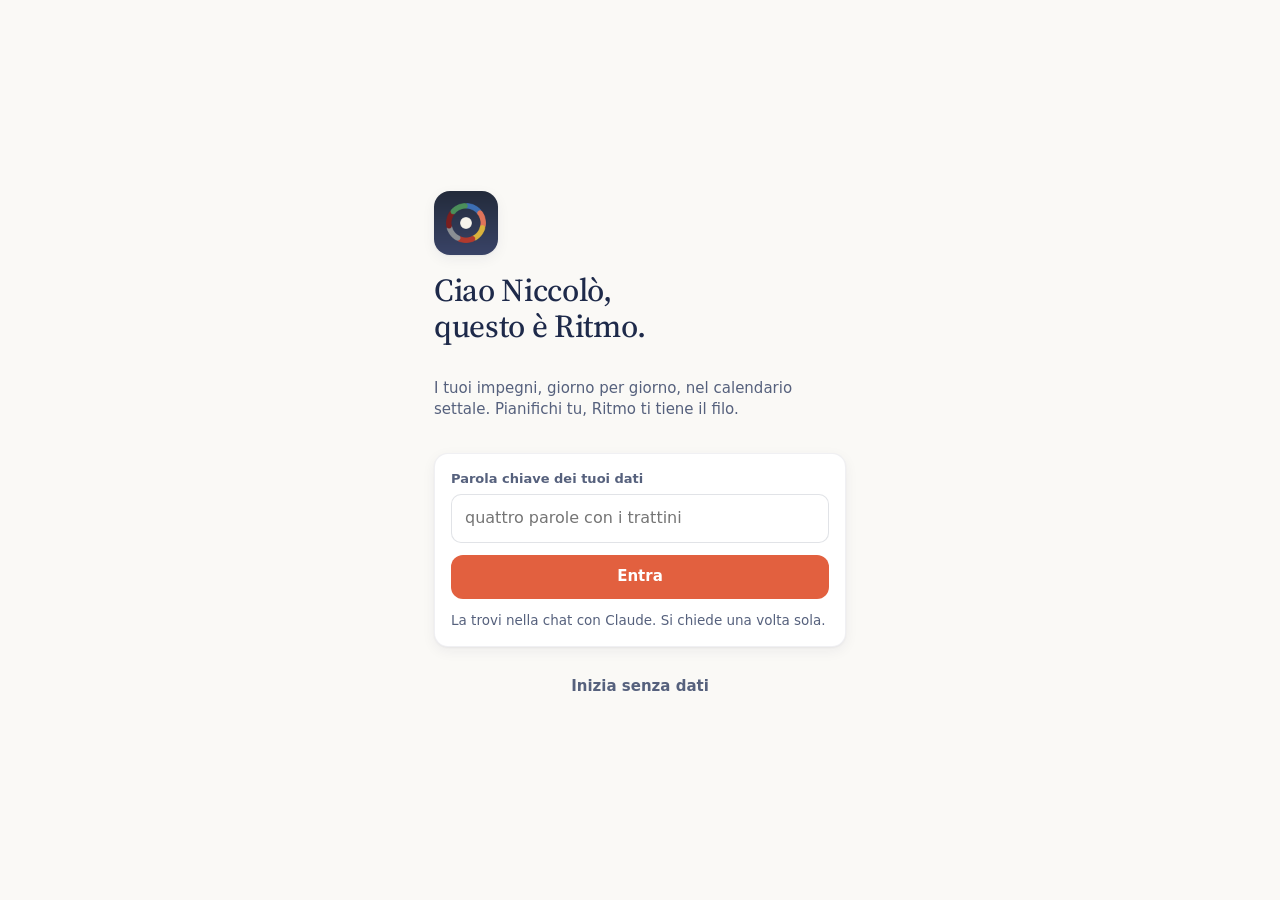
<file: index.html>
<!DOCTYPE html>
<html lang="it">
<head>
<meta charset="utf-8">
<meta name="viewport" content="width=device-width,initial-scale=1,viewport-fit=cover">
<title>Ritmo</title>
<meta name="theme-color" content="#FAF9F6" media="(prefers-color-scheme: light)">
<meta name="theme-color" content="#1F2845" media="(prefers-color-scheme: dark)">
<meta name="apple-mobile-web-app-capable" content="yes">
<meta name="mobile-web-app-capable" content="yes">
<meta name="apple-mobile-web-app-status-bar-style" content="black-translucent">
<meta name="apple-mobile-web-app-title" content="Ritmo">
<link rel="manifest" href="manifest.webmanifest">
<link rel="apple-touch-icon" href="apple-touch-icon.png">
<link rel="icon" href="icon-192.png">
<link rel="preconnect" href="https://fonts.googleapis.com">
<link rel="preconnect" href="https://fonts.gstatic.com" crossorigin>
<link href="https://fonts.googleapis.com/css2?family=Source+Serif+4:opsz,wght@8..60,400;8..60,500;8..60,600&display=swap" rel="stylesheet">
<link rel="stylesheet" href="ornrarv.css?v=3.4">
<style>
:root {
  /* Ritmo 2.1 · palette «Alba»: carta chiara, inchiostro blu notte al posto del nero, accento corallo vivo; di sera un blu notte al posto del grigio antracite */
  color-scheme: light dark;
  --bg: #FAF9F6; --bg2: #F1F1EC; --card: #FFFFFF; --sunk: #EEF0F2;
  --line: rgba(30, 42, 74, .13); --line2: rgba(30, 42, 74, .065);
  --ink: #1E2A4A; --ink2: #56617D; --ink3: #8B93A8;
  --sel: #2E4277; --sel-ink: #FFFFFF;
  --acc: #E2603F; --acc2: #CC4F30; --acc-soft: rgba(226, 96, 63, .11); --acc-ink: #FFFFFF;
  --ok: #3F9163; --bad: #C8304E;
  --shadow: 0 1px 2px rgba(30, 42, 74, .05), 0 4px 14px rgba(30, 42, 74, .06);
  --shadow2: 0 10px 30px rgba(30, 42, 74, .16), 0 2px 6px rgba(30, 42, 74, .08);
  --k-uni: #4A6FA5; --k-nerina: #3E8A63; --k-network: #7A62AD; --k-social: #C05A7D; --k-palestra: #B5832B; --k-karate: #2E8A8C; --k-altro: #6E85B8; --k-scadenza: #E2603F; --k-festa: #D08A2E; --k-ricorrenza: #A0559A;
  --serif: 'Source Serif 4', 'Iowan Old Style', 'Palatino', Georgia, serif;
  --sans: -apple-system, BlinkMacSystemFont, 'SF Pro Text', system-ui, 'Segoe UI', Roboto, sans-serif;
  --r: 14px; --r2: 10px;
  --safe-t: env(safe-area-inset-top, 0px); --safe-b: env(safe-area-inset-bottom, 0px);
  --ease: cubic-bezier(.2, .8, .2, 1);
}
@media (prefers-color-scheme: dark) {
  :root {
    --bg: #1F2845; --bg2: #242E4E; --card: #2A3558; --sunk: #232C4B;
    --line: rgba(214, 224, 255, .14); --line2: rgba(214, 224, 255, .07);
    --ink: #F3F5FC; --ink2: #C3CBE3; --ink3: #8E98B8;
    --sel: #DCE4FF; --sel-ink: #1F2845;
    --acc: #FF8C6B; --acc2: #FFA287; --acc-soft: rgba(255, 140, 107, .17); --acc-ink: #1F2238;
    --ok: #7DD3A0; --bad: #FF7F93;
    --shadow: 0 1px 2px rgba(6, 10, 30, .25), 0 4px 14px rgba(6, 10, 30, .22);
    --shadow2: 0 12px 34px rgba(6, 10, 30, .5), 0 2px 6px rgba(6, 10, 30, .3);
    --k-uni: #8DB0EC; --k-nerina: #74CC9C; --k-network: #B29DF0; --k-social: #F293B6; --k-palestra: #EBBE66; --k-karate: #62CFCF; --k-altro: #A3B6E6; --k-scadenza: #FF8C6B; --k-festa: #F2B45E; --k-ricorrenza: #E3A0D8;
  }
}
*, *::before, *::after { box-sizing: border-box; }
html { -webkit-text-size-adjust: 100%; background: var(--bg); }
body { margin: 0; background: var(--bg); color: var(--ink); font: 15px/1.4 var(--sans); -webkit-font-smoothing: antialiased; -webkit-tap-highlight-color: transparent; overscroll-behavior-y: none; }
button { font: inherit; color: inherit; background: none; border: 0; padding: 0; cursor: pointer; -webkit-user-select: none; user-select: none; touch-action: manipulation; }
input, textarea, select { font: inherit; color: inherit; }
[hidden] { display: none !important; }
h1, h2, h3 { margin: 0; font-weight: 500; }
.serif { font-family: var(--serif); }
.muted { color: var(--ink2); } .faint { color: var(--ink3); }
.ic { width: 1em; height: 1em; fill: none; stroke: currentColor; stroke-width: 1.9; stroke-linecap: round; stroke-linejoin: round; flex: none; display: block; }
.ih { display: inline-flex; align-items: center; gap: 6px; }
[data-cat] { --k: var(--k-altro); }
[data-cat="uni"] { --k: var(--k-uni); } [data-cat="nerina"] { --k: var(--k-nerina); } [data-cat="network"] { --k: var(--k-network); } [data-cat="social"] { --k: var(--k-social); }
[data-cat="palestra"] { --k: var(--k-palestra); } [data-cat="karate"] { --k: var(--k-karate); } [data-cat="scadenza"] { --k: var(--k-scadenza); } [data-cat="festa"] { --k: var(--k-festa); } [data-cat="ricorrenza"] { --k: var(--k-ricorrenza); }

/* ---------- ingresso ---------- */
.welcome { min-height: 100vh; display: flex; flex-direction: column; justify-content: center; gap: 18px; padding: calc(40px + var(--safe-t)) 24px 40px; max-width: 460px; margin: 0 auto; }
.welcome .logo { width: 64px; height: 64px; border-radius: 16px; box-shadow: var(--shadow); }
.welcome h1 { font-family: var(--serif); font-size: 32px; line-height: 1.12; letter-spacing: -.01em; }
.field { display: flex; flex-direction: column; gap: 6px; }
.field label, .lab { font-size: 13px; font-weight: 600; color: var(--ink2); }
.in { width: 100%; border: 1px solid var(--line); background: var(--card); border-radius: var(--r2); padding: 12px 13px; font-size: 16px; outline: none; transition: border-color .15s; }
.in:focus { border-color: var(--acc); }
.in.sm { padding: 9px 11px; font-size: 15px; width: auto; }

/* ---------- bottoni ---------- */
.btn { display: inline-flex; align-items: center; justify-content: center; gap: 8px; min-height: 44px; padding: 0 16px; border-radius: 12px; font-weight: 600; font-size: 15px; background: var(--sunk); color: var(--ink); transition: transform .12s var(--ease), background .15s, opacity .15s; }
.btn:active { transform: scale(.97); }
.btn.pri { background: var(--acc); color: var(--acc-ink); }
.btn.pri:active { background: var(--acc2); }
.btn.line { background: transparent; border: 1px solid var(--line); }
.btn.ghost { background: transparent; color: var(--ink2); }
.btn.wide { width: 100%; }
.btn.sm { min-height: 34px; padding: 0 12px; font-size: 14px; border-radius: 10px; }
.btn .ic { font-size: 18px; }
.btn[disabled] { opacity: .4; pointer-events: none; }
.chips { display: flex; flex-wrap: wrap; gap: 8px; }
.chip { min-height: 36px; padding: 0 13px; border-radius: 999px; border: 1px solid var(--line); background: var(--card); font-size: 14px; font-weight: 500; display: inline-flex; align-items: center; gap: 6px; transition: background .15s, border-color .15s, color .15s; }
.chip[aria-pressed="true"] { background: var(--sel); color: var(--sel-ink); border-color: var(--sel); }
.chip.free { border-style: dashed; }
.seg { display: flex; background: var(--sunk); border-radius: 11px; padding: 3px; gap: 2px; }
.seg button { flex: 1; min-height: 34px; border-radius: 9px; font-size: 14px; font-weight: 600; color: var(--ink2); }
.seg button[aria-pressed="true"] { background: var(--card); color: var(--ink); box-shadow: 0 1px 3px rgba(0,0,0,.1); }

/* ---------- struttura ---------- */
#app { min-height: 100vh; padding-bottom: calc(96px + var(--safe-b)); overflow-x: hidden; overflow-x: clip; }
#view { display: flex; flex-direction: column; will-change: transform; }
.wrap { padding: 0 16px; display: flex; flex-direction: column; gap: 14px; }
.card { background: var(--card); border: 1px solid var(--line2); border-radius: var(--r); box-shadow: var(--shadow); }
.sect-h { display: flex; align-items: baseline; justify-content: space-between; gap: 10px; padding: 4px 2px 0; }
.sect-h h2 { font-family: var(--serif); font-size: 21px; letter-spacing: -.005em; }
.sect-h small { color: var(--ink3); font-size: 13px; }

/* ---------- testata con il paesaggio del mese ---------- */
/* il disegno sfuma nel colore della pagina: niente stacco netto tra la testata e il pannello sotto (2.3) */
.hero { position: relative; height: max(calc(280px + var(--safe-t)), 44vh); overflow: hidden; background: var(--bg); color: var(--h-ink, #fff); margin-bottom: -6px; }
.hero.short { height: max(calc(280px + var(--safe-t)), 44vh); }
/* 2.8: in Giorno e Settimana il disegno prende i 2/3 dello schermo (sopra la barra in basso); il terzo che resta racconta la giornata o la settimana */
:root { --nav-h: calc(62px + var(--safe-b)); }
.hero.tall { height: max(calc(320px + var(--safe-t)), calc((100vh - var(--nav-h)) * 2 / 3)); }
.hero.tall .ht { bottom: 30px; }
.glance { min-height: calc((100vh - var(--nav-h)) / 3 + 6px); box-sizing: border-box; padding: 10px 16px 10px; display: flex; flex-direction: column; justify-content: center; gap: 12px; position: relative; z-index: 1; }
.glance .card.focus { margin: 0; }
.glance .gl-low { margin-right: 66px; }
.glance .ft b { display: -webkit-box; -webkit-line-clamp: 2; -webkit-box-orient: vertical; overflow: hidden; }
.gl-rib { position: relative; height: 26px; border-radius: 9px; background: var(--sunk); overflow: hidden; }
.gl-rib i { position: absolute; top: 4px; bottom: 4px; border-radius: 5px; background: var(--k); }
.gl-rib i.done { opacity: .45; }
.gl-rib i.past { position: absolute; top: 0; bottom: 0; left: 0; border-radius: 0; background: color-mix(in srgb, var(--ink) 8%, transparent); }
.gl-rib i.now { top: 0; bottom: 0; width: 2px; border-radius: 1px; background: var(--acc); box-shadow: 0 0 0 2px color-mix(in srgb, var(--acc) 25%, transparent); }
.gl-rib b { position: absolute; top: 50%; transform: translateY(-50%); font-size: 11px; font-weight: 700; color: #fff; padding-left: 6px; white-space: nowrap; overflow: hidden; text-overflow: ellipsis; pointer-events: none; }
.gl-ax { display: flex; justify-content: space-between; font-size: 11px; color: var(--ink3); margin-top: 4px; font-variant-numeric: tabular-nums; }
.gl-chips { display: flex; gap: 6px; flex-wrap: nowrap; overflow: hidden; }
.gl-chips .gl-chip { min-width: 0; flex: 0 1 auto; } .gl-chips .gl-chip:first-child { flex: none; }
.gl-chip { display: inline-flex; align-items: center; gap: 6px; padding: 6px 10px; border-radius: 999px; background: var(--card); border: 1px solid var(--line); font-size: 13px; font-weight: 600; max-width: 100%; }
.gl-chip span:last-child { white-space: nowrap; overflow: hidden; text-overflow: ellipsis; }
.gl-chip .ih { color: var(--k, var(--ink3)); }
.gl-week { display: grid; grid-template-columns: repeat(7, 1fr); gap: 2px; }
.gl-week button { display: flex; flex-direction: column; align-items: center; gap: 4px; padding: 4px 0; border-radius: 12px; }
.gl-week button.today { background: color-mix(in srgb, var(--acc) 14%, transparent); }
.gl-week .l { font-size: 11px; font-weight: 700; color: var(--ink3); letter-spacing: .04em; }
.gl-week .n { font-family: var(--serif); font-size: 17px; line-height: 1; }
.gl-week .col { position: relative; width: 14px; height: 46px; border-radius: 6px; background: var(--sunk); overflow: hidden; }
.gl-week .col i { position: absolute; left: 0; right: 0; background: var(--k); border-radius: 2px; }
.gl-week .col i.now { height: 2px; background: var(--acc); border-radius: 1px; }
.gl-week .ok { width: 6px; height: 6px; border-radius: 50%; background: var(--ok); }
.gl-week .no { width: 6px; height: 6px; border-radius: 50%; border: 1.5px solid var(--line); box-sizing: border-box; }
.planmode { display: grid; grid-template-columns: 1fr 1fr; gap: 10px; }
.planmode button { display: flex; flex-direction: column; align-items: flex-start; gap: 4px; text-align: left; padding: 14px; border-radius: 14px; background: var(--card); border: 1.5px solid var(--line); }
.planmode button b { font-size: 15px; } .planmode button small { font-size: 13px; color: var(--ink3); line-height: 1.3; }
.planmode button[aria-pressed="true"] { border-color: var(--acc); background: color-mix(in srgb, var(--acc) 10%, var(--card)); }
.mrow { display: grid; grid-template-columns: auto 1fr auto; gap: 10px; align-items: center; padding: 10px 12px; border-radius: 12px; background: var(--card); border: 1px solid var(--line); }
.mrow .pi { color: var(--k); display: grid; } .mrow .t { font-weight: 600; overflow: hidden; text-overflow: ellipsis; white-space: nowrap; } .mrow small { display: block; color: var(--ink3); font-size: 12px; font-weight: 500; }
.mrow.clash { border-color: var(--k-scadenza); } .mrow.clash small { color: var(--k-scadenza); }
.hero .scene, .hero::after, .hero::before { -webkit-mask-image: linear-gradient(180deg, #000 0, #000 calc(100% - 70px), rgba(0,0,0,.55) calc(100% - 30px), transparent 100%); mask-image: linear-gradient(180deg, #000 0, #000 calc(100% - 70px), rgba(0,0,0,.55) calc(100% - 30px), transparent 100%); }
.hero::before { content: ''; position: absolute; inset: 0; background: var(--h-bg, #232B3B); }
.hero .scene { position: absolute; inset: 0; width: 100%; height: 100%; }
.hero::after { content: ''; position: absolute; inset: 0; background: linear-gradient(90deg, var(--h-scrim) 0%, transparent 62%), linear-gradient(0deg, var(--h-scrim2) 22%, transparent 58%); pointer-events: none; }
.hero .bar { position: absolute; top: calc(8px + var(--safe-t)); left: 12px; right: 12px; display: flex; align-items: center; gap: 8px; z-index: 2; }
.hero .bar .sp { flex: 1; }
.hbtn { height: 34px; min-width: 34px; padding: 0 12px; border-radius: 999px; display: inline-flex; align-items: center; justify-content: center; gap: 6px; font-size: 14px; font-weight: 600;
  background: color-mix(in srgb, var(--h-bg) 55%, transparent); color: var(--h-ink); -webkit-backdrop-filter: blur(12px) saturate(1.4); backdrop-filter: blur(12px) saturate(1.4); border: 1px solid color-mix(in srgb, var(--h-ink) 14%, transparent); }
.hbtn .ic { font-size: 17px; }
.hbtn.round { padding: 0; width: 34px; }
.hero .ht { position: absolute; left: 18px; right: 18px; bottom: 52px; z-index: 2; display: flex; flex-direction: column; gap: 2px; text-shadow: 0 1px 12px var(--h-scrim); }
.hero .kick { font-size: 13px; font-weight: 600; letter-spacing: .02em; opacity: .85; }
.hero h1 { font-family: var(--serif); font-size: 38px; line-height: 1.04; letter-spacing: -.015em; font-weight: 500; }
.hero.short h1 { font-size: 30px; }
.hero .hs { font-size: 14px; opacity: .88; display: flex; gap: 8px; align-items: center; flex-wrap: wrap; }
.hero .hs .cd { color: #fff; background: #D7263D; border-radius: 6px; padding: 1px 6px; font-size: 11.5px; font-weight: 700; letter-spacing: .01em; line-height: 1.45; font-variant-numeric: tabular-nums; }
.addimp { display: inline-flex; align-items: center; gap: 6px; padding: 6px 10px; border-radius: 9px; font-size: 13px; color: var(--ink2); border: 1px dashed var(--line); background: transparent; }
.addimp .ih { width: 15px; height: 15px; }
.linkimp { display: flex; align-items: center; gap: 8px; width: 100%; padding: 10px 12px; border-radius: 12px; border: 1px dashed var(--line); background: transparent; color: var(--ink2); font-size: 14px; text-align: left; }
.linkimp .ih { color: var(--k-ricorrenza); }
.code { display: inline-flex; gap: 1px; font-weight: 700; letter-spacing: .04em; font-variant-numeric: tabular-nums; }
.code i { font-style: normal; opacity: .55; }

/* ---------- striscia della settimana settale ---------- */
.wstrip { display: grid; grid-template-columns: repeat(7, 1fr); gap: 4px; padding: 10px 12px 2px; }
.wstrip button { display: flex; flex-direction: column; align-items: center; gap: 3px; padding: 7px 0 8px; border-radius: 12px; position: relative; transition: background .15s; }
.wstrip .l { font-size: 12px; font-weight: 700; color: var(--ink3); letter-spacing: .04em; }
.wstrip .n { font-family: var(--serif); font-size: 19px; line-height: 1; width: 34px; height: 34px; display: grid; place-items: center; border-radius: 50%; font-variant-numeric: lining-nums tabular-nums; }
.wstrip .d { height: 5px; display: flex; gap: 2px; }
.wstrip .d i { width: 5px; height: 5px; border-radius: 50%; background: var(--k); }
.wstrip button.today .n { color: var(--acc); font-weight: 600; }
.wstrip button[aria-pressed="true"] .n { background: var(--sel); color: var(--sel-ink); }
.wstrip button.today[aria-pressed="true"] .n { background: var(--acc); color: var(--acc-ink); }
.wstrip button.past .n { color: var(--ink3); }

/* ---------- riquadro del messaggio ---------- */
.focus { display: flex; gap: 12px; align-items: center; padding: 13px 14px; }
.focus .fi { width: 38px; height: 38px; border-radius: 11px; display: grid; place-items: center; background: var(--acc-soft); color: var(--acc); font-size: 20px; flex: none; }
.focus .fi[data-tone="ok"] { background: color-mix(in srgb, var(--ok) 14%, transparent); color: var(--ok); }
.focus .fi[data-tone="calm"] { background: var(--sunk); color: var(--ink2); }
.focus .ft { flex: 1; min-width: 0; }
.focus .ft b { display: block; font-weight: 600; font-size: 15.5px; line-height: 1.3; }
.focus .ft span { display: block; color: var(--ink2); font-size: 13.5px; margin-top: 1px; }
.focus .btn { flex: none; }

/* ---------- anteprima della giornata ---------- */
.pv { overflow: hidden; }
.pv-h { width: 100%; display: flex; align-items: center; gap: 10px; padding: 13px 14px; text-align: left; }
.pv-h .pv-ic { width: 30px; height: 30px; border-radius: 9px; background: var(--sunk); display: grid; place-items: center; font-size: 17px; color: var(--ink2); flex: none; }
.pv-h b { font-family: var(--serif); font-size: 18px; font-weight: 500; }
.pv-h .pv-s { color: var(--ink3); font-size: 13px; flex: 1; text-align: right; white-space: nowrap; overflow: hidden; text-overflow: ellipsis; }
.pv-h .chev { font-size: 16px; color: var(--ink3); transition: transform .25s var(--ease); }
.pv.open .pv-h .chev { transform: rotate(90deg); }
.pv-b { display: grid; grid-template-rows: 0fr; transition: grid-template-rows .32s var(--ease); }
.pv.open .pv-b { grid-template-rows: 1fr; }
.pv-b > div { overflow: hidden; }
.pv-in { padding: 2px 14px 16px; display: flex; flex-direction: column; gap: 14px; }
.pv-top { display: grid; grid-template-columns: 150px 1fr; gap: 14px; align-items: center; }
.clock { width: 150px; height: 150px; display: block; }
.clock .tk { stroke: var(--line); }
.clock text { fill: var(--ink3); font-size: 9px; font-weight: 600; font-family: var(--sans); }
.stats { display: flex; flex-direction: column; gap: 9px; }
.stat { display: flex; flex-direction: column; }
.stat small { font-size: 12px; color: var(--ink3); font-weight: 600; }
.stat b { font-size: 15px; font-weight: 600; }
.stat b.big { font-family: var(--serif); font-size: 26px; font-weight: 500; line-height: 1.05; }
.mixbar { display: flex; height: 8px; border-radius: 99px; overflow: hidden; background: var(--sunk); gap: 2px; }
.mixbar i { background: var(--k); }
.legend { display: flex; flex-wrap: wrap; gap: 4px 12px; font-size: 12.5px; color: var(--ink2); margin-top: 7px; }
.legend span { display: inline-flex; align-items: center; gap: 5px; }
.legend span::before { content: ''; width: 8px; height: 8px; border-radius: 3px; background: var(--k); }
.phase { display: flex; gap: 12px; align-items: center; padding: 10px 12px; border-radius: 12px; background: var(--sunk); }
.phase .lilw { width: 54px; height: 54px; flex: none; }
.phase b { display: block; font-weight: 600; }
.phase span { font-size: 13.5px; color: var(--ink2); }
.pv-list { display: flex; flex-direction: column; gap: 8px; }
.pv-row { display: flex; gap: 10px; align-items: flex-start; font-size: 14px; }
.pv-row .ic { font-size: 17px; color: var(--ink3); margin-top: 1px; }
.pv-row b { font-weight: 600; }
.pv-row ul { margin: 3px 0 0; padding-left: 16px; color: var(--ink2); }
.freebar { position: relative; height: 26px; border-radius: 8px; background: var(--sunk); overflow: hidden; }
.freebar i { position: absolute; top: 0; bottom: 0; background: var(--k); opacity: .85; }
.freebar i.sleep { background: repeating-linear-gradient(135deg, var(--line) 0 3px, transparent 3px 7px); opacity: 1; }
.freebar i.now { width: 2px; background: var(--acc); opacity: 1; }
.freebar-l { display: flex; justify-content: space-between; font-size: 11.5px; color: var(--ink3); margin-top: 4px; font-variant-numeric: tabular-nums; }

/* ---------- agenda: tutto il giorno, da fissare, orario in scala ---------- */
.allday { display: flex; flex-wrap: wrap; gap: 6px; }
.adchip { display: inline-flex; align-items: center; gap: 7px; padding: 6px 11px 6px 9px; border-radius: 9px; font-size: 13.5px; font-weight: 500;
  background: color-mix(in srgb, var(--k) 12%, var(--card)); border: 1px solid color-mix(in srgb, var(--k) 25%, transparent); }
.adchip .ic { color: var(--k); font-size: 15px; }
.todo { display: flex; flex-direction: column; gap: 6px; }
.todo-h { font-size: 13px; font-weight: 600; color: var(--ink2); }
.grid { position: relative; margin: 0 0 0 46px; touch-action: pan-y; }
.grid .hr { position: absolute; left: -46px; right: 0; height: 0; border-top: 1px solid var(--line2); }
.grid .hr span { position: absolute; left: 0; top: -8px; width: 38px; text-align: right; font-size: 11.5px; color: var(--ink3); font-variant-numeric: tabular-nums; }
.grid .night { position: absolute; left: 0; right: 0; background: repeating-linear-gradient(135deg, var(--line2) 0 4px, transparent 4px 10px); border-radius: 8px; display: flex; align-items: center; justify-content: center; color: var(--ink3); font-size: 12.5px; gap: 6px; z-index: 1; }
.grid .night.real { background: color-mix(in srgb, var(--sel) 9%, transparent); border: 1px solid color-mix(in srgb, var(--sel) 22%, transparent); color: var(--ink2); font-weight: 600; }
.grid .night.run { background: color-mix(in srgb, var(--sel) 14%, transparent); border: 1.5px solid color-mix(in srgb, var(--sel) 45%, transparent); color: var(--ink); animation: runpulse 2.4s ease-in-out infinite; }
.oblist { list-style: none; margin: 4px 0 0; padding: 0; display: flex; flex-direction: column; gap: 2px; }
.oblist button { display: flex; align-items: flex-start; gap: 8px; text-align: left; width: 100%; padding: 4px 0; color: var(--ink2); font-size: 14px; line-height: 1.3; }
.oblist .ob-i { width: 16px; height: 16px; flex: none; display: grid; place-items: center; margin-top: 1px; }
.oblist .ob-i::before { content: ''; width: 7px; height: 7px; border-radius: 50%; background: var(--k, var(--ink2)); }
.oblist .done .ob-i { border-radius: 50%; background: var(--ok); color: #fff; }
.oblist .done .ob-i::before { display: none; }
.oblist .done .ob-i .ic { font-size: 12px; stroke-width: 3; }
.oblist .done span:last-child { color: var(--ink3); text-decoration: line-through; text-decoration-color: color-mix(in srgb, var(--ink3) 60%, transparent); }
.oblist small { color: var(--ink3); }
.grid .gap { position: absolute; left: 0; right: 0; display: flex; align-items: center; justify-content: center; gap: 6px; color: var(--ink3); font-size: 13px; border-radius: 10px; transition: background .15s, color .15s; }
.grid .gap:active, .grid .gap.hot { background: var(--acc-soft); color: var(--acc); }
.grid .gap .ic { font-size: 15px; }
.grid .nowl { position: absolute; left: -6px; right: 0; height: 0; border-top: 2px solid var(--acc); z-index: 4; pointer-events: none; }
.grid .nowl::before { content: ''; position: absolute; left: -4px; top: -6px; width: 10px; height: 10px; border-radius: 50%; background: var(--acc); }
.grid .nowl span { position: absolute; left: -50px; top: -9px; width: 40px; text-align: right; font-size: 11.5px; font-weight: 700; color: var(--acc); background: var(--bg); }
.blk { position: absolute; left: 0; right: 0; border-radius: 10px; padding: 6px 40px 6px 12px; overflow: hidden; z-index: 2;
  background: color-mix(in srgb, var(--k) 13%, var(--card)); border: 1px solid color-mix(in srgb, var(--k) 26%, transparent);
  -webkit-user-select: none; user-select: none; -webkit-touch-callout: none; transition: transform .2s var(--ease), opacity .2s, box-shadow .2s; }
.blk::before { content: ''; position: absolute; left: 0; top: 0; bottom: 0; width: 4px; background: var(--k); }
.blk .bt { font-weight: 600; font-size: 14.5px; line-height: 1.25; display: flex; gap: 6px; align-items: center; }
.blk .bt .ic { color: var(--k); font-size: 15px; }
.blk .bt span { overflow: hidden; text-overflow: ellipsis; white-space: nowrap; }
.blk .bs { font-size: 12.5px; color: var(--ink2); margin-top: 1px; white-space: nowrap; overflow: hidden; text-overflow: ellipsis; font-variant-numeric: tabular-nums; }
.blk.xs { padding-top: 2px; padding-bottom: 2px; display: flex; align-items: center; gap: 8px; }
.blk.xs .bs { margin: 0; }
.blk.done { opacity: .62; }
.blk.done .bt span { text-decoration: line-through; text-decoration-color: color-mix(in srgb, var(--ink) 40%, transparent); }
.blk .ck { position: absolute; right: 7px; top: 50%; transform: translateY(-50%); width: 28px; height: 28px; border-radius: 50%; border: 1.8px solid color-mix(in srgb, var(--k) 70%, var(--ink3)); display: grid; place-items: center; color: transparent; font-size: 15px; background: var(--card); }
.blk.done .ck { background: var(--k); border-color: var(--k); color: #fff; }
.blk.pressing { transform: scale(.98); }
.blk.lifted { opacity: .25; }
.blk.flash { animation: flash 1.2s var(--ease); }
@keyframes flash { 0% { box-shadow: 0 0 0 0 var(--acc); } 40% { box-shadow: 0 0 0 5px color-mix(in srgb, var(--acc) 35%, transparent); } 100% { box-shadow: 0 0 0 0 transparent; } }
.blk.sel { box-shadow: 0 0 0 2px var(--k); z-index: 5; overflow: visible; }
.blk .hd { display: none; position: absolute; left: 50%; width: 46px; height: 22px; margin-left: -23px; z-index: 6; touch-action: none; }
.blk .hd::after { content: ''; position: absolute; left: 11px; right: 11px; top: 8px; height: 6px; border-radius: 4px; background: var(--card); border: 2px solid var(--k); }
.blk .hd.t { top: -11px; } .blk .hd.b { bottom: -11px; }
.blk.sel .hd { display: block; }
.blk.clash { border-color: var(--bad); }
.blk.run { border-color: var(--k); box-shadow: 0 0 0 1.5px color-mix(in srgb, var(--k) 55%, transparent); }
.blk.run::after { content: ''; position: absolute; left: 0; right: 0; bottom: 0; height: 14px; background: linear-gradient(180deg, transparent, color-mix(in srgb, var(--k) 22%, transparent)); animation: runpulse 2.4s ease-in-out infinite; pointer-events: none; }
@keyframes runpulse { 50% { opacity: .35; } }
.blk.run .bs { color: var(--k); font-weight: 600; }
.blk .ck.stopb { background: var(--k); border-color: var(--k); color: #fff; }
.blk.real:not(.run) { border-style: dashed; }
.focus.live .fi { animation: runpulse 2.4s ease-in-out infinite; }

/* fantasma che segue il dito */
#dragLayer { position: fixed; inset: 0; pointer-events: none; z-index: 60; }
.dghost { position: absolute; left: 0; top: 0; border-radius: 10px; padding: 6px 12px; overflow: hidden; will-change: transform;
  background: color-mix(in srgb, var(--k) 20%, var(--card)); border: 1px solid color-mix(in srgb, var(--k) 45%, transparent); box-shadow: var(--shadow2); }
.dghost::before { content: ''; position: absolute; left: 0; top: 0; bottom: 0; width: 4px; background: var(--k); }
.dghost b { font-weight: 600; font-size: 14.5px; display: block; white-space: nowrap; overflow: hidden; text-overflow: ellipsis; }
.dghost.bad { border-color: var(--bad); box-shadow: var(--shadow2), 0 0 0 2px var(--bad); }
.tbadge { position: absolute; left: 0; top: 0; padding: 4px 9px; border-radius: 8px; background: var(--sel); color: var(--sel-ink); font-size: 13px; font-weight: 700; font-variant-numeric: tabular-nums; white-space: nowrap; box-shadow: var(--shadow2); will-change: transform; }
.tbadge.bad { background: var(--bad); color: #fff; }
.edge { position: fixed; top: 0; bottom: 0; width: 54px; z-index: 59; pointer-events: none; display: flex; align-items: center; opacity: 0; transition: opacity .2s; }
.edge.l { left: 0; justify-content: flex-start; background: linear-gradient(90deg, var(--acc-soft), transparent); }
.edge.r { right: 0; justify-content: flex-end; background: linear-gradient(-90deg, var(--acc-soft), transparent); }
.edge span { writing-mode: vertical-rl; font-size: 12.5px; font-weight: 700; color: var(--acc); padding: 0 8px; }
.edge.l span { transform: rotate(180deg); }
.edge.on { opacity: .7; }
.edge.go { opacity: 1; background: color-mix(in srgb, var(--acc) 22%, transparent); }
#dragHold { position: fixed; left: -9999px; top: 0; width: 10px; height: 10px; overflow: hidden; }
body.dragging { -webkit-user-select: none; user-select: none; }
body.dragging #view { touch-action: none; }

/* ---------- settimana ---------- */
.wstats { display: grid; grid-template-columns: repeat(3, 1fr); gap: 8px; }
.wstat { padding: 11px 12px; }
.wstat small { display: block; font-size: 12px; color: var(--ink3); font-weight: 600; }
.wstat b { font-family: var(--serif); font-size: 24px; font-weight: 500; line-height: 1.1; }
.wdays { display: flex; flex-direction: column; }
.wday { display: grid; grid-template-columns: 46px 1fr 22px; gap: 10px; align-items: center; padding: 12px 14px 12px 10px; text-align: left; width: 100%; border-top: 1px solid var(--line2); transition: background .15s; }
.wday:first-child { border-top: 0; }
.wday.hot { background: var(--acc-soft); }
.wday .wl { display: flex; flex-direction: column; align-items: center; }
.wday .wl small { font-size: 12px; font-weight: 700; color: var(--ink3); letter-spacing: .04em; }
.wday .wl b { font-family: var(--serif); font-size: 22px; font-weight: 500; line-height: 1.1; }
.wday.today .wl b, .wday.today .wl small { color: var(--acc); }
.wday.past { opacity: .6; }
.wday .wm { min-width: 0; display: flex; flex-direction: column; gap: 6px; }
.wbar { position: relative; height: 10px; border-radius: 6px; background: var(--sunk); overflow: hidden; }
.wbar i { position: absolute; top: 0; bottom: 0; background: var(--k); border-radius: 2px; }
.wbar i.now { width: 2px; background: var(--acc); }
.wchips { display: flex; flex-direction: column; gap: 3px; }
.wchip { display: flex; gap: 7px; align-items: center; font-size: 13.5px; min-width: 0; padding: 2px 0; -webkit-touch-callout: none; -webkit-user-select: none; user-select: none; }
.wchip::before { content: ''; width: 7px; height: 7px; border-radius: 50%; background: var(--k); flex: none; }
.wchip b { font-weight: 600; font-variant-numeric: tabular-nums; color: var(--ink2); flex: none; }
.wchip span { overflow: hidden; text-overflow: ellipsis; white-space: nowrap; }
.wchip.pressing { opacity: .6; }
.wchip.lifted { opacity: .2; }
.wday .wempty { font-size: 13.5px; color: var(--ink3); }
.wday .wst { font-size: 17px; color: var(--ink3); }
.wday .wst.ok { color: var(--ok); }
.gchip { position: absolute; left: 0; top: 0; padding: 8px 12px; border-radius: 10px; background: var(--card); box-shadow: var(--shadow2); font-size: 14px; font-weight: 600; display: flex; gap: 8px; align-items: center; white-space: nowrap; border: 1px solid var(--line); will-change: transform; }
.gchip::before { content: ''; width: 8px; height: 8px; border-radius: 50%; background: var(--k); }

/* ---------- mese settale ---------- */
#app.mtheme { background-color: var(--bg); background-image: var(--mpat); background-size: 220px 220px; color: var(--ink); min-height: 100vh; }
#app.mtheme .mgrid .mh { color: var(--acc); }
#app.mtheme .mcell:not([aria-pressed="true"]):active { background: var(--sunk); }
.mgrid { display: grid; grid-template-columns: 22px repeat(7, 1fr); gap: 3px; padding: 10px 8px; }
.mgrid .mh { text-align: center; font-size: 12px; font-weight: 700; color: var(--ink3); letter-spacing: .04em; padding-bottom: 4px; }
.mgrid .mw { display: grid; place-items: center; font-size: 11px; font-weight: 700; color: var(--ink3); }
.mcell { aspect-ratio: 1 / 1.08; border-radius: 10px; display: flex; flex-direction: column; align-items: center; justify-content: flex-start; padding-top: 6px; gap: 4px; position: relative; transition: background .15s; }
.mcell b { font-family: var(--serif); font-size: 16px; font-weight: 500; width: 28px; height: 28px; display: grid; place-items: center; border-radius: 50%; font-variant-numeric: lining-nums tabular-nums; }
.mcell .d { display: flex; gap: 2px; height: 5px; }
.mcell .d i { width: 5px; height: 5px; border-radius: 50%; background: var(--k); }
.mcell.past b { color: var(--ink3); }
.mcell.today b { color: var(--acc); font-weight: 600; }
.mcell[aria-pressed="true"] { background: var(--sunk); }
.mcell[aria-pressed="true"] b { background: var(--sel); color: var(--sel-ink); }
.mcell.today[aria-pressed="true"] b { background: var(--acc); color: var(--acc-ink); }
.mcell .pl { position: absolute; top: 4px; right: 5px; width: 5px; height: 5px; border-radius: 50%; background: var(--ok); }
.dpanel { padding: 14px; display: flex; flex-direction: column; gap: 10px; }
.dpanel h3 { font-family: var(--serif); font-size: 20px; }
.dprow { display: flex; gap: 10px; align-items: center; font-size: 14.5px; }
button.dprow { width: 100%; text-align: left; padding: 3px 0; } .dprow b.ih { color: var(--k); }
.dprow::before { content: ''; width: 8px; height: 8px; border-radius: 50%; background: var(--k); flex: none; }
.dprow b { font-variant-numeric: tabular-nums; font-weight: 600; color: var(--ink2); min-width: 44px; }

/* ---------- barra delle schede e pulsante + ---------- */
.tabbar { position: fixed; left: 0; right: 0; bottom: 0; z-index: 30; padding: 6px 12px calc(6px + var(--safe-b)); background: color-mix(in srgb, var(--bg) 82%, transparent);
  -webkit-backdrop-filter: blur(18px) saturate(1.5); backdrop-filter: blur(18px) saturate(1.5); border-top: 1px solid var(--line2); display: flex; gap: 4px; }
.tabbar button { flex: 1; display: flex; flex-direction: column; align-items: center; gap: 2px; padding: 5px 0 3px; font-size: 11px; font-weight: 600; color: var(--ink3); border-radius: 10px; }
.tabbar button .ic { font-size: 24px; stroke-width: 1.7; }
.tabbar button[aria-selected="true"] { color: var(--ink); }
.tabbar button[aria-selected="true"] .ic { color: var(--acc); }
.fab { position: fixed; right: 18px; bottom: calc(74px + var(--safe-b)); z-index: 31; width: 56px; height: 56px; border-radius: 18px; background: var(--acc); color: var(--acc-ink); display: grid; place-items: center; box-shadow: 0 8px 22px color-mix(in srgb, var(--acc) 40%, transparent), 0 2px 6px rgba(0,0,0,.12); transition: transform .15s var(--ease); }
.fab .ic { font-size: 26px; stroke-width: 2.4; }
.fab:active { transform: scale(.94); }
body.dragging .fab, body.dragging .fab2, body.dragging .tabbar { opacity: .3; pointer-events: none; }
.fab { -webkit-touch-callout: none; touch-action: none; }
.fab.listening { transform: scale(1.12); box-shadow: 0 0 0 10px color-mix(in srgb, var(--acc) 22%, transparent), 0 8px 22px color-mix(in srgb, var(--acc) 40%, transparent); }
.fab2 { position: fixed; right: 24px; bottom: calc(142px + var(--safe-b)); z-index: 31; width: 44px; height: 44px; border-radius: 14px; background: var(--card); color: var(--ink); border: 1px solid var(--line); display: grid; place-items: center; box-shadow: var(--shadow2); transition: transform .15s var(--ease); }
.fab2 .ic { font-size: 21px; stroke-width: 2.1; }
.fab2:active { transform: scale(.94); }
/* ---------- portafoglio ---------- */
.cassa { padding: 16px; display: flex; flex-direction: column; gap: 4px; }
.cassa small { color: var(--ink3); font-weight: 600; font-size: 13px; }
.cassa .v { font-family: var(--serif); font-size: 38px; line-height: 1.05; font-variant-numeric: lining-nums tabular-nums; letter-spacing: -.01em; }
.cassa .v.neg { color: var(--bad); }
.per { display: flex; align-items: center; gap: 8px; }
.per b { flex: 1; text-align: center; font-family: var(--serif); font-size: 19px; font-weight: 500; }
.tri { display: grid; grid-template-columns: repeat(3, 1fr); gap: 8px; }
.tri > div { padding: 11px 12px; display: flex; flex-direction: column; gap: 2px; }
.tri small { color: var(--ink3); font-size: 12px; font-weight: 600; }
.tri b { font-size: 16.5px; font-variant-numeric: tabular-nums; white-space: nowrap; }
.pos { color: var(--ok); } .negc { color: var(--acc2); }
@media (prefers-color-scheme: dark) { .negc { color: var(--acc); } }
.mchart { padding: 12px 12px 8px; }
.mchart svg { width: 100%; height: 92px; display: block; }
.mchart .lg { display: flex; justify-content: space-between; font-size: 11px; color: var(--ink3); margin-top: 4px; font-variant-numeric: tabular-nums; }
.ccat { padding: 4px 14px 10px; display: flex; flex-direction: column; }
.crow { display: grid; grid-template-columns: 22px 1fr auto; gap: 4px 10px; align-items: center; padding-top: 10px; font-size: 14.5px; }
.crow .ic { font-size: 18px; color: var(--ink2); }
.crow b { font-variant-numeric: tabular-nums; font-weight: 600; }
.crow i { grid-column: 2 / 4; height: 5px; border-radius: 3px; background: var(--sunk); overflow: hidden; display: block; }
.crow i span { display: block; height: 100%; border-radius: 3px; background: var(--acc); }
.crow.entr i span { background: var(--ok); }
.mday { font-size: 12.5px; font-weight: 700; color: var(--ink3); padding: 12px 14px 2px; display: flex; justify-content: space-between; }
.mrow { display: grid; grid-template-columns: 34px 1fr auto; gap: 10px; align-items: center; padding: 9px 14px; text-align: left; width: 100%; }
.mrow .mi { width: 34px; height: 34px; border-radius: 10px; display: grid; place-items: center; background: var(--acc-soft); color: var(--acc2); font-size: 17px; }
.mrow.entr .mi { background: color-mix(in srgb, var(--ok) 14%, transparent); color: var(--ok); }
.mrow b { display: block; font-weight: 600; font-size: 14.5px; white-space: nowrap; overflow: hidden; text-overflow: ellipsis; }
.mrow small { display: block; color: var(--ink3); font-size: 12.5px; }
.mrow .am { font-weight: 700; font-variant-numeric: tabular-nums; white-space: nowrap; }
.empty { padding: 18px 14px; color: var(--ink3); font-size: 14px; text-align: center; }
.amtbox { display: flex; align-items: baseline; gap: 6px; border-bottom: 1px solid var(--line); padding: 2px 0 6px; }
.amtbox span { font-family: var(--serif); font-size: 30px; color: var(--ink3); }
.amt { flex: 1; min-width: 0; border: 0; background: transparent; outline: none; font-family: var(--serif); font-size: 40px; font-variant-numeric: lining-nums tabular-nums; padding: 0; }
.amt::placeholder { color: var(--ink3); }
.seg.dir button[aria-pressed="true"][data-d="out"] { color: var(--acc2); }
.seg.dir button[aria-pressed="true"][data-d="in"] { color: var(--ok); }
.tiles.money .tile .ic { color: var(--ink2); }
.tiles.money .tile[aria-pressed="true"] { --k: var(--sel); }
/* ---------- ascolto vocale ---------- */
.voice { position: fixed; inset: 0; z-index: 65; display: flex; flex-direction: column; justify-content: flex-end; background: rgba(16, 22, 44, .45); animation: fadein .2s ease; }
.voice .vc { margin: 0 12px calc(160px + var(--safe-b)); padding: 18px; border-radius: 20px; background: var(--bg); box-shadow: var(--shadow2); display: flex; flex-direction: column; gap: 10px; align-items: center; text-align: center; }
.voice .vm { width: 64px; height: 64px; border-radius: 50%; display: grid; place-items: center; background: var(--acc); color: var(--acc-ink); font-size: 30px; animation: vpulse 1.4s ease-in-out infinite; }
@keyframes vpulse { 0%, 100% { box-shadow: 0 0 0 0 color-mix(in srgb, var(--acc) 45%, transparent); } 50% { box-shadow: 0 0 0 16px transparent; } }
.voice .vt { font-family: var(--serif); font-size: 21px; line-height: 1.3; min-height: 28px; }
.voice .vh { font-size: 13px; color: var(--ink3); }
.vlist .mrow { border-top: 1px solid var(--line2); }

/* ---------- foglio dal basso ---------- */
.sheet-wrap { position: fixed; inset: 0; z-index: 50; }
.scrim { position: absolute; inset: 0; background: rgba(16, 22, 44, .4); animation: fadein .2s ease; }
.sheet { position: absolute; left: 0; right: 0; bottom: 0; max-height: calc(100vh - var(--safe-t) - 24px); overflow-y: auto; overscroll-behavior: contain; background: var(--bg); border-radius: 20px 20px 0 0;
  padding: 8px 18px calc(22px + var(--safe-b)); box-shadow: 0 -10px 40px rgba(0,0,0,.18); animation: sheetin .32s var(--ease); max-width: 640px; margin: 0 auto; }
.sheet.out { animation: sheetout .22s ease-in forwards; }
.sheet-wrap.closing .scrim { animation: fadeout .22s ease forwards; }
@keyframes sheetin { from { transform: translateY(100%); } to { transform: none; } }
@keyframes sheetout { to { transform: translateY(100%); } }
@keyframes fadein { from { opacity: 0; } } @keyframes fadeout { to { opacity: 0; } }
.grab { width: 38px; height: 5px; border-radius: 3px; background: var(--line); margin: 0 auto 6px; }
.grabz { padding: 4px 0 6px; margin: -8px -18px 0; touch-action: none; }
#sheet-body { display: flex; flex-direction: column; gap: 14px; }
.sh-h { display: flex; align-items: flex-start; gap: 10px; }
.sh-h > div { flex: 1; min-width: 0; }
.sh-h h2 { font-family: var(--serif); font-size: 25px; line-height: 1.15; letter-spacing: -.01em; }
.sh-h small { display: block; color: var(--ink2); font-size: 14px; margin-top: 2px; }
.xbtn { width: 34px; height: 34px; border-radius: 50%; background: var(--sunk); display: grid; place-items: center; flex: none; color: var(--ink2); }
.xbtn .ic { font-size: 17px; }
.bigin { width: 100%; border: 0; background: transparent; font-family: var(--serif); font-size: 26px; padding: 4px 0 8px; outline: none; border-bottom: 1px solid var(--line); border-radius: 0; }
.bigin::placeholder { color: var(--ink3); }
.tiles { display: grid; grid-template-columns: repeat(3, 1fr); gap: 8px; }
.tile { min-height: 62px; border-radius: 12px; border: 1px solid var(--line); background: var(--card); display: flex; flex-direction: column; align-items: center; justify-content: center; gap: 5px; font-size: 13.5px; font-weight: 600; transition: background .15s, border-color .15s, transform .12s; }
.tile .ic { font-size: 21px; color: var(--k); }
.tile[aria-pressed="true"] { background: color-mix(in srgb, var(--k) 14%, var(--card)); border-color: var(--k); box-shadow: inset 0 0 0 1px var(--k); }
.tile:active { transform: scale(.97); }
.daypick { display: flex; gap: 6px; overflow-x: auto; scrollbar-width: none; margin: 0 -18px; padding: 2px 18px 4px; scroll-snap-type: x proximity; }
.daypick::-webkit-scrollbar { display: none; }
.daypick button { flex: none; width: 50px; padding: 7px 0 8px; border-radius: 12px; border: 1px solid var(--line); background: var(--card); display: flex; flex-direction: column; align-items: center; gap: 2px; scroll-snap-align: start; }
.daypick button small { font-size: 11.5px; font-weight: 700; color: var(--ink3); }
.daypick button b { font-family: var(--serif); font-size: 19px; font-weight: 500; line-height: 1.1; }
.daypick button em { font-style: normal; font-size: 10px; color: var(--ink3); font-weight: 600; }
.daypick button .d { display: flex; gap: 2px; height: 4px; } .daypick button .d i { width: 4px; height: 4px; border-radius: 50%; background: var(--ink3); }
.daypick button[aria-pressed="true"] { background: var(--sel); border-color: var(--sel); color: var(--sel-ink); }
.daypick button[aria-pressed="true"] small, .daypick button[aria-pressed="true"] em { color: color-mix(in srgb, var(--sel-ink) 75%, transparent); }
.daypick button[aria-pressed="true"] .d i { background: var(--sel-ink); }
.daypick .mlab { flex: none; writing-mode: vertical-rl; transform: rotate(180deg); font-size: 11px; font-weight: 700; color: var(--acc); align-self: center; letter-spacing: .05em; }
.mini { position: relative; height: 34px; border-radius: 9px; background: var(--sunk); overflow: hidden; touch-action: pan-x; }
.mini i { position: absolute; top: 5px; bottom: 5px; border-radius: 5px; background: color-mix(in srgb, var(--k) 70%, transparent); }
.mini i.sleep { top: 0; bottom: 0; border-radius: 0; background: repeating-linear-gradient(135deg, var(--line) 0 3px, transparent 3px 7px); }
.mini i.new { background: var(--acc); top: 2px; bottom: 2px; box-shadow: 0 0 0 2px var(--bg); }
.mini i.new.bad { background: var(--bad); }
.mini-l { display: flex; justify-content: space-between; font-size: 11px; color: var(--ink3); margin-top: 3px; font-variant-numeric: tabular-nums; }
.warn { display: flex; gap: 8px; align-items: flex-start; font-size: 13.5px; color: var(--bad); font-weight: 500; }
.okline { display: flex; gap: 8px; align-items: flex-start; font-size: 13.5px; color: var(--ok); font-weight: 500; }
.tiles .tile { min-height: 54px; flex-direction: row; gap: 7px; font-size: 14px; }
.tiles .tile .ic { font-size: 19px; }
/* nuovo impegno: titolo con scrittura veloce, orario, giornata da trascinare */
.tblock { display: flex; flex-direction: column; gap: 6px; }
.qp { font-size: 13px; color: var(--ink3); min-height: 18px; }
.qp .ok { color: var(--ok); font-weight: 600; display: inline-flex; gap: 6px; align-items: flex-start; }
.sug { display: flex; flex-direction: column; }
.sug:empty { display: none; }
.sg { display: flex; align-items: center; gap: 10px; padding: 10px 4px; border-bottom: 1px solid var(--line2); text-align: left; font-size: 15px; font-weight: 500; }
.sg .ic { color: var(--k); font-size: 18px; } .sg span:not(.ih) { flex: 1; } .sg small { color: var(--ink3); font-size: 13px; }
.odate { position: relative; display: inline-flex; gap: 6px; align-items: center; font-size: 13.5px; font-weight: 600; color: var(--acc); }
.odate .ic { font-size: 16px; }
.tin { position: absolute; inset: 0; width: 100%; height: 100%; opacity: 0; border: 0; padding: 0; margin: 0; font-size: 16px; -webkit-appearance: none; appearance: none; cursor: pointer; }
.dline { display: flex; flex-direction: column; gap: 1px; margin-top: -4px; }
.dline b { font-size: 15px; font-weight: 600; } .dline small { color: var(--ink3); font-size: 13px; }
.tcard { padding: 14px 0 12px; display: flex; flex-direction: column; gap: 10px; }
.tcard > :not(.rt) { margin: 0 14px; }
.trow { display: grid; grid-template-columns: 1fr auto 1.1fr auto 1fr; align-items: end; gap: 4px; }
.tf { position: relative; display: flex; flex-direction: column; gap: 2px; padding: 8px 10px; border-radius: 12px; background: var(--sunk); min-width: 0; }
.tf small, .tdur small { font-size: 11.5px; font-weight: 700; color: var(--ink3); letter-spacing: .02em; text-transform: uppercase; }
.tv { font-family: var(--serif); font-size: 27px; font-weight: 500; line-height: 1.1; font-variant-numeric: lining-nums tabular-nums; color: var(--ink); }
.tf.off .tv { color: var(--ink3); }
.tf:active { background: color-mix(in srgb, var(--acc) 12%, var(--sunk)); }
.tarr { color: var(--ink3); font-size: 15px; padding-bottom: 14px; }
.tdur { display: flex; flex-direction: column; align-items: center; gap: 2px; padding: 8px 0; }
.tdur-c { display: flex; align-items: center; gap: 2px; }
.tdur b { font-size: 16px; font-weight: 700; min-width: 50px; text-align: center; font-variant-numeric: tabular-nums; }
.tdb { width: 32px; height: 32px; border-radius: 50%; background: var(--sunk); font-size: 19px; font-weight: 600; color: var(--ink2); display: grid; place-items: center; line-height: 1; }
.tdb:active { background: var(--acc-soft); color: var(--acc); }
.rt { overflow-x: auto; overflow-y: hidden; scrollbar-width: none; touch-action: pan-x; -webkit-overflow-scrolling: touch; padding: 0 14px; }
.rt::-webkit-scrollbar { display: none; }
.rt-in { position: relative; height: 96px; margin-right: 14px; }
.rt-h { position: absolute; top: 0; font-size: 11px; font-weight: 600; color: var(--ink3); transform: translateX(-50%); font-variant-numeric: tabular-nums; }
.rt-h::after { content: ''; position: absolute; left: 50%; top: 16px; height: 76px; border-left: 1px solid var(--line2); }
.rt-sl { position: absolute; top: 18px; bottom: 2px; background: repeating-linear-gradient(135deg, var(--line) 0 3px, transparent 3px 8px); border-radius: 6px; }
.rt-e { position: absolute; top: 20px; height: 30px; border-radius: 7px; background: color-mix(in srgb, var(--k) 22%, var(--card)); border: 1px solid color-mix(in srgb, var(--k) 45%, transparent); overflow: hidden; padding: 0 6px; display: flex; align-items: center; }
.rt-e span { font-size: 11.5px; font-weight: 600; white-space: nowrap; overflow: hidden; text-overflow: ellipsis; color: var(--ink2); }
.rt-e.bad { border-color: var(--bad); box-shadow: inset 0 0 0 1px var(--bad); }
.rt-now { position: absolute; top: 16px; bottom: 0; border-left: 2px solid var(--acc); opacity: .7; }
.rt-b { position: absolute; top: 55px; height: 36px; border-radius: 9px; background: var(--k); color: #fff; display: flex; align-items: center; justify-content: center; touch-action: none; cursor: grab; box-shadow: 0 2px 8px color-mix(in srgb, var(--k) 40%, transparent); transition: box-shadow .15s, transform .15s; }
.rt-b.lift { transform: translateY(-2px) scale(1.02); box-shadow: 0 8px 20px color-mix(in srgb, var(--k) 45%, transparent); }
.rt-b.bad { background: var(--bad); }
.rt-lab { font-size: 13px; font-weight: 700; font-variant-numeric: tabular-nums; white-space: nowrap; pointer-events: none; }
.rt-b.narrow .rt-lab { position: absolute; left: 50%; top: -18px; transform: translateX(-50%); color: var(--ink); font-size: 11.5px; background: var(--card); padding: 0 4px; border-radius: 4px; }
.rt-hl, .rt-hr { position: absolute; top: -4px; bottom: -4px; width: 26px; touch-action: none; }
.rt-hl { left: -13px; } .rt-hr { right: -13px; }
.rt-hl::after, .rt-hr::after { content: ''; position: absolute; left: 11px; top: 12px; bottom: 12px; width: 4px; border-radius: 2px; background: #fff; box-shadow: 0 0 0 1.5px var(--k); }
.rt-tip { font-size: 12.5px; color: var(--ink3); }
.tcard.nt .rt-b { display: none; } .tcard.nt .trow { opacity: .55; }
.ntb { display: flex; align-items: center; gap: 10px; font-size: 14px; color: var(--ink2); text-align: left; padding-top: 2px; }
.ntb i { flex: none; width: 38px; height: 23px; border-radius: 12px; background: var(--line); position: relative; transition: background .15s; }
.ntb i::after { content: ''; position: absolute; left: 2px; top: 2px; width: 19px; height: 19px; border-radius: 50%; background: #fff; box-shadow: 0 1px 3px rgba(0,0,0,.2); transition: transform .18s var(--ease); }
.ntb[aria-checked="true"] i { background: var(--acc); } .ntb[aria-checked="true"] i::after { transform: translateX(15px); }
.rsel { max-width: 62%; }
.savebar { position: sticky; bottom: calc(-22px - var(--safe-b)); margin: 0 -18px calc(-22px - var(--safe-b)); padding: 12px 18px calc(14px + var(--safe-b)); background: linear-gradient(to bottom, transparent, var(--bg) 26%); z-index: 3; }
.savebar .btn span:last-child { white-space: nowrap; overflow: hidden; text-overflow: ellipsis; }
.row { display: flex; gap: 10px; align-items: center; }
.row.sp { justify-content: space-between; }
.stepper { display: inline-flex; align-items: center; border: 1px solid var(--line); border-radius: 10px; background: var(--card); }
.stepper button { width: 36px; height: 34px; display: grid; place-items: center; font-size: 18px; color: var(--ink2); }
.stepper b { min-width: 54px; text-align: center; font-weight: 600; font-size: 14.5px; font-variant-numeric: tabular-nums; }
.more { color: var(--ink2); font-size: 14px; font-weight: 600; display: inline-flex; gap: 6px; align-items: center; align-self: flex-start; padding: 4px 0; }
.list { display: flex; flex-direction: column; }
.li { display: flex; align-items: center; gap: 12px; padding: 13px 14px; border-top: 1px solid var(--line2); text-align: left; width: 100%; font-size: 15px; }
.li:first-child { border-top: 0; }
.li .ic { font-size: 19px; color: var(--ink2); }
.li > span:not(.ih) { flex: 1; }
.li small { color: var(--ink3); font-size: 13px; }
.li.danger, .li.danger .ic { color: var(--bad); }
.kv { display: grid; grid-template-columns: auto 1fr; gap: 8px 14px; font-size: 14.5px; }
.kv dt { color: var(--ink3); font-weight: 600; font-size: 13px; padding-top: 1px; } .kv dd { margin: 0; }
.steps { display: flex; gap: 6px; } .steps i { flex: 1; height: 4px; border-radius: 3px; background: var(--line); transition: background .25s; } .steps i.on { background: var(--acc); }
.prow { display: grid; grid-template-columns: 36px 1fr auto 32px; gap: 8px; align-items: center; padding: 8px 10px; border-radius: 12px; background: var(--card); border: 1px solid var(--line2); }
.prow .pi { width: 36px; height: 36px; border-radius: 10px; display: grid; place-items: center; background: color-mix(in srgb, var(--k) 14%, transparent); color: var(--k); font-size: 19px; }
.prow input { border: 0; background: transparent; outline: none; font-size: 15px; font-weight: 600; min-width: 0; width: 100%; }
.prow .xs { width: 32px; height: 32px; display: grid; place-items: center; color: var(--ink3); font-size: 16px; }
.prop { display: grid; grid-template-columns: 92px 1fr auto; gap: 10px; align-items: center; padding: 10px 12px; border-radius: 12px; background: color-mix(in srgb, var(--k) 10%, var(--card)); border: 1px solid color-mix(in srgb, var(--k) 22%, transparent); }
.prop b { font-variant-numeric: tabular-nums; font-weight: 700; font-size: 14px; }
.prop span { font-weight: 600; font-size: 14.5px; overflow: hidden; text-overflow: ellipsis; white-space: nowrap; }
.prop.out { background: var(--sunk); border-style: dashed; border-color: var(--line); }
.mood { display: flex; gap: 8px; } .mood button { flex: 1; height: 46px; border-radius: 12px; border: 1px solid var(--line); background: var(--card); font-size: 13px; font-weight: 600; color: var(--ink2); }
.mood button[aria-pressed="true"] { background: var(--sel); color: var(--sel-ink); border-color: var(--sel); }
.codebox { font: 600 13px/1.4 ui-monospace, Menlo, monospace; background: var(--sunk); border-radius: 10px; padding: 10px 12px; word-break: break-all; -webkit-user-select: all; user-select: all; }

/* ---------- avvisi ---------- */
.toast { position: fixed; left: 50%; bottom: calc(150px + var(--safe-b)); transform: translate(-50%, 20px); z-index: 70; background: var(--sel); color: var(--sel-ink); padding: 10px 10px 10px 16px; border-radius: 13px; font-size: 14.5px; font-weight: 500;
  box-shadow: var(--shadow2); opacity: 0; pointer-events: none; transition: opacity .2s, transform .25s var(--ease); display: flex; gap: 12px; align-items: center; width: max-content; max-width: calc(100vw - 32px); }
.toast.on { opacity: 1; transform: translate(-50%, 0); pointer-events: auto; }
.toast button { color: var(--acc2); font-weight: 700; padding: 6px 8px; }
@media (prefers-color-scheme: dark) { .toast button { color: var(--acc); } }
.toast.noact { padding-right: 16px; }
@media (prefers-reduced-motion: reduce) { *, *::before, *::after { animation-duration: .01ms !important; transition-duration: .01ms !important; } }
</style>
</head>
<body>
<div id="welcome" class="welcome" hidden>
  <img class="logo" src="icon-192.png" alt="">
  <h1>Ciao Niccolò,<br>questo è Ritmo.</h1>
  <p class="muted">I tuoi impegni, giorno per giorno, nel calendario settale. Pianifichi tu, Ritmo ti tiene il filo.</p>
  <form id="w-form" class="card" style="display:flex;flex-direction:column;gap:12px;padding:16px">
    <div class="field"><label for="w-pass">Parola chiave dei tuoi dati</label><input class="in" id="w-pass" type="text" autocomplete="off" autocapitalize="none" spellcheck="false" placeholder="quattro parole con i trattini" required></div>
    <button class="btn pri wide" type="submit">Entra</button>
    <p class="muted" style="margin:0;font-size:13.5px" id="w-msg">La trovi nella chat con Claude. Si chiede una volta sola.</p>
  </form>
  <button class="btn ghost" id="w-skip" type="button">Inizia senza dati</button>
</div>

<div id="app" hidden>
  <main id="view"></main>
</div>
<button class="fab2" id="fab2" type="button" aria-label="Entrata o uscita" hidden><svg class="ic" viewBox="0 0 24 24"><path d="M17.5 6.3A7 7 0 1 0 17.5 17.7"/><path d="M4.5 10.2h9M4.5 13.8h9"/></svg></button>
<button class="fab" id="fab" type="button" aria-label="Nuovo impegno (tieni premuto per dettare)" hidden><svg class="ic" viewBox="0 0 24 24"><path d="M12 5v14M5 12h14"/></svg></button>
<nav class="tabbar" id="tabs" aria-label="Viste" role="tablist" hidden>
  <button role="tab" data-t="giorno" type="button" aria-selected="true"><svg class="ic" viewBox="0 0 24 24"><rect x="4" y="4.5" width="16" height="16" rx="3"/><path d="M4 9.5h16M8.5 3v3M15.5 3v3M9 14.5h6"/></svg>Giorno</button>
  <button role="tab" data-t="settimana" type="button" aria-selected="false"><svg class="ic" viewBox="0 0 24 24"><rect x="3" y="4.5" width="18" height="16" rx="3"/><path d="M3 9.5h18M7 13h10M7 16.5h7"/></svg>Settimana</button>
  <button role="tab" data-t="mese" type="button" aria-selected="false"><svg class="ic" viewBox="0 0 24 24"><rect x="3" y="4.5" width="18" height="16" rx="3"/><path d="M3 9.5h18M8 3v3M16 3v3"/><path d="M7.5 13.5h.01M12 13.5h.01M16.5 13.5h.01M7.5 17h.01M12 17h.01" stroke-width="2.8"/></svg>Mese</button>
</nav>
<div class="sheet-wrap" id="sheet" hidden><div class="scrim" id="scrim"></div><div class="sheet" id="sheet-panel" role="dialog" aria-modal="true"><div class="grabz"><div class="grab"></div></div><div id="sheet-body"></div></div></div>
<div class="toast" id="toast" role="status" aria-live="polite"></div>
<div id="dragLayer"></div><div id="dragHold" aria-hidden="true"></div>
<div class="edge l" id="edgeL"><span>‹ Giorno prima</span></div><div class="edge r" id="edgeR"><span>Giorno dopo ›</span></div>

<script src="ornrarv-lib.js?v=3.4"></script>
<script>
(() => {
'use strict';
/* ==== NUCLEO di Ritmo v2 (copiato nel widget da strumenti/costruisci_widget.py: niente DOM qui dentro) ==== */
/* Tempo */
const pad = (n) => String(n).padStart(2, '0');
const iso = (d) => `${d.getFullYear()}-${pad(d.getMonth() + 1)}-${pad(d.getDate())}`;
const parseISO = (s) => { const [y, m, d] = s.split('-').map(Number); return new Date(y, m - 1, d); };
const addDays = (s, n) => { const d = parseISO(s); d.setDate(d.getDate() + n); return iso(d); };
const dowOf = (s) => parseISO(s).getDay();
const dayDiff = (a, b) => Math.round((parseISO(b) - parseISO(a)) / 86400000);
const mondayOf = (s) => addDays(s, -((dowOf(s) + 6) % 7));
const toMin = (t, after) => { if (!t) return null; const [hh, mm] = String(t).split(':').map(Number); let v = hh * 60 + (mm || 0); if (after != null && v <= after) v += 1440; return v; };
const fmt = (m) => { m = ((Math.round(m) % 1440) + 1440) % 1440; return Math.floor(m / 60) + ':' + pad(m % 60); };
const hm = (m) => { m = ((Math.round(m) % 1440) + 1440) % 1440; return pad(Math.floor(m / 60)) + ':' + pad(m % 60); };
const dur = (m) => { m = Math.round(m); const hh = Math.floor(m / 60), r = m % 60; return hh ? (r ? `${hh}h${pad(r)}` : `${hh}h`) : `${r} min`; };
const cap = (s) => s ? s.charAt(0).toUpperCase() + s.slice(1) : s;
const WD = ['domenica', 'lunedì', 'martedì', 'mercoledì', 'giovedì', 'venerdì', 'sabato'];
const MOS = ['gen', 'feb', 'mar', 'apr', 'mag', 'giu', 'lug', 'ago', 'set', 'ott', 'nov', 'dic'];
/* Il giorno "logico" finisce alle 4 di notte: a mezzanotte e mezza è ancora oggi. */
function nowLogical() { const n = new Date(); const l = new Date(n.getTime() - 4 * 3600e3); return { date: iso(l), min: n.getHours() * 60 + n.getMinutes() + (n.getHours() < 4 ? 1440 : 0), hour: n.getHours() }; }

/* Calendario settale ORNRARV: dal lunedì 21 settembre 2026, 7 mesi x 7 settimane x 7 giorni. */
const ORN_START = '2026-09-21', SEQ = 'ORNRARV';
const MESI = ['Foliaio', 'Brumale', 'Ianuario', 'Germinale', 'Floreale', 'Messidoro', 'Estiario'];
const FASI = { O: 'Osservare', R: 'Remare', N: 'Navigare', A: 'Automatizzare', V: 'Validare' };
function settale(date) {
  const n = dayDiff(ORN_START, date); if (n < 0 || n >= 343) return null;
  const mi = Math.floor(n / 49), r = n % 49, wi = Math.floor(r / 7), di = r % 7;
  return { n, mi, wi, di, num: r + 1, mese: MESI[mi], l: SEQ[di], wl: SEQ[wi], ml: SEQ[mi], code: `${SEQ[mi]}.${SEQ[wi]}.${SEQ[di]}`, fase: FASI[SEQ[di]], sett: FASI[SEQ[wi]],
    first: addDays(ORN_START, mi * 49), weekStart: addDays(ORN_START, mi * 49 + wi * 7) };
}
const gWD = ['D', 'L', 'M', 'M', 'G', 'V', 'S'];
const dLetter = (d) => { const o = settale(d); return o ? o.l : gWD[dowOf(d)]; };
const dNum = (d) => { const o = settale(d); return o ? o.num : parseISO(d).getDate(); };
const dTitle = (d) => { const o = settale(d); return o ? `${o.num} ${o.mese}` : `${parseISO(d).getDate()} ${MOS[parseISO(d).getMonth()]}`; };
const greg = (d) => { const x = parseISO(d); return `${pad(x.getDate())}/${pad(x.getMonth() + 1)}`; };
function relWord(d, today) { const k = dayDiff(today, d); return k === 0 ? 'Oggi' : k === 1 ? 'Domani' : k === -1 ? 'Ieri' : cap(WD[dowOf(d)]); }
/* Alba e tramonto a Erbusco (lat 45,6 · lon 10,0) con la formula della NOAA: minuti dalla mezzanotte, ora locale. Errore di qualche minuto. */
function sunTimes(d, lat = 45.6, lon = 9.97) {
  const x = parseISO(d), N = Math.round((x - new Date(x.getFullYear(), 0, 0)) / 864e5), g = 2 * Math.PI / 365 * (N - .5);
  const eq = 229.18 * (.000075 + .001868 * Math.cos(g) - .032077 * Math.sin(g) - .014615 * Math.cos(2 * g) - .040849 * Math.sin(2 * g));
  const dc = .006918 - .399912 * Math.cos(g) + .070257 * Math.sin(g) - .006758 * Math.cos(2 * g) + .000907 * Math.sin(2 * g) - .002697 * Math.cos(3 * g) + .00148 * Math.sin(3 * g);
  const la = lat * Math.PI / 180, ha = Math.acos(Math.cos(90.833 * Math.PI / 180) / (Math.cos(la) * Math.cos(dc)) - Math.tan(la) * Math.tan(dc)) * 180 / Math.PI;
  const tz = -new Date(x.getFullYear(), x.getMonth(), x.getDate(), 12).getTimezoneOffset();
  return [Math.round(720 - 4 * (lon + ha) - eq + tz), Math.round(720 - 4 * (lon - ha) - eq + tz)];
}
/* Paesaggio: di giorno dall'alba al tramonto, di notte il resto (o fisso dalle Impostazioni). Vale per tutti i mesi. */
function variantFor(mi, when, pr) {
  if (pr === 'giorno' || pr === 'notte') return pr;
  const t = when instanceof Date ? when : new Date(), m = t.getHours() * 60 + t.getMinutes(), [a, b] = sunTimes(iso(t));
  return m >= a && m < b ? 'giorno' : 'notte';
}

/* Categorie degli impegni */
const CATS = {
  uni: { n: 'Uni', ic: 'uni', min: 120, sym: 'graduationcap' },
  nerina: { n: 'Nerina', ic: 'nerina', min: 120, sym: 'leaf' },
  network: { n: 'Network', ic: 'rete', min: 60, sym: 'point.3.connected.trianglepath.dotted' },
  social: { n: 'Social', ic: 'persone', min: 120, sym: 'person.2' },
  palestra: { n: 'Palestra', ic: 'pesi', min: 90, sym: 'dumbbell' },
  karate: { n: 'Karate', ic: 'karate', min: 120, sym: 'figure.martial.arts' },
  altro: { n: 'Altro', ic: 'impegno', min: 60, sym: 'calendar' },
  scadenza: { n: 'Scadenza', ic: 'bandiera', min: 0, sym: 'flag' },
  festa: { n: 'Festa', ic: 'festa', min: 0, sym: 'sparkles' },
  ricorrenza: { n: 'Ricorrenza', ic: 'regalo', min: 0, sym: 'gift' }
};
const NEW_CATS = ['uni', 'nerina', 'network', 'social', 'palestra', 'karate'];
const CAT_COL = { uni: '#4A6FA5', nerina: '#3E8A63', network: '#7A62AD', social: '#C05A7D', palestra: '#B5832B', karate: '#2E8A8C', altro: '#6E85B8', scadenza: '#E2603F', festa: '#D08A2E', ricorrenza: '#A0559A' };
const CAT_COL_DARK = { uni: '#8DB0EC', nerina: '#74CC9C', network: '#B29DF0', social: '#F293B6', palestra: '#EBBE66', karate: '#62CFCF', altro: '#A3B6E6', scadenza: '#FF8C6B', festa: '#F2B45E', ricorrenza: '#E3A0D8' };
/* Vecchi tipi della v1 riportati alle categorie nuove */
const LEGACY = { scuola: 'uni', studio: 'uni', lavoro: 'nerina', sociale: 'social', persone: 'social', promemoria: 'scadenza' };
const catOf = (e) => { const t = LEGACY[e.tipo] || e.tipo; return CATS[t] ? t : 'altro'; };
const isAllDay = (e) => !e.inizio && !e.flessibile;

/* Stato: S.file = dati del file cifrato, S.miei = impegni aggiunti sul telefono, S.giorni = spunte, piano e umore per giorno */
const S = { file: [], miei: [], nascosti: [], giorni: {}, nerina: {}, cfg: null, versione: null, eventi: [], pref: {}, soldi: { base: 0, mov: [] } };
const PREF0 = { sveglia: '08:30', letto: '00:00', paesaggio: 'auto', avviso: 10, sera: '21:30' };
const pref = () => ({ ...PREF0, ...((S.cfg && S.cfg.sonno) || {}), ...S.pref });
/* 2.6: ricorrenze e feste messe dal telefono con «ogni anno» (ogni: 'anno') compaiono anche nei tre anni dopo; le copie hanno orig = id dell'originale */
const yearly = (e) => { if (e.ogni !== 'anno') return [e]; const [y, m, d] = e.data.split('-').map(Number);
  return [0, 1, 2, 3].map((k) => { const dd = m === 2 && d === 29 && (y + k) % 4 ? 28 : d; return k ? { ...e, data: `${y + k}-${pad(m)}-${pad(dd)}`, id: e.id + '~' + (y + k), orig: e.id } : e; }); };
const rebuildEvents = () => { const hid = new Set(S.nascosti); S.eventi = [...S.file.filter((e) => !hid.has(e.id)).map((e) => ({ ...e, src: 'file' })), ...S.miei.flatMap(yearly).map((e) => ({ ...e, src: 'mio' }))]; };
const evKey = (e) => 'e:' + e.id;
const dayRec = (d) => S.giorni[d] || {};
const isPlanned = (d) => !!dayRec(d).pianificato;
const isDone = (d, e) => !!(dayRec(d).fatti || {})[evKey(e)];
/* Sveglia e ora di andare a letto del giorno (si possono cambiare per un giorno solo mentre lo si pianifica) */
/* Il sonno vero: S.giorni[n].sonno = { s: quando sei andato a letto la notte di n, e: quando ti sei svegliato (null = dormi ancora), stima: ora di letto stimata }.
   Come i blocchi: la sveglia vera sposta l'inizio della giornata dopo, l'ora vera di letto ne sposta la fine; finché dormi la notte si allunga con l'orologio. */
const SLEEP_MAX = 16 * 3600e3;
const sleepOn = (n) => { const z = dayRec(n).sonno; return z && z.s ? z : null; };
const sleepRun = (z) => !!(z && !z.e && Date.now() - z.s < SLEEP_MAX);
function dayBounds(d) {
  const p = pref(), r = dayRec(d), pv = sleepOn(addDays(d, -1)), sl = sleepOn(d);
  let wake = toMin(r.sveglia || p.sveglia); const bed0 = toMin(r.letto || p.letto);
  let bed = bed0 <= wake ? bed0 + 1440 : bed0;
  const nowM = msMin(d, Date.now());
  if (pv && pv.e) wake = msMin(d, pv.e); else if (sleepRun(pv) && nowM > 0) wake = Math.max(wake, nowM);
  if (sl) bed = Math.max(wake + 30, msMin(d, sl.s));
  return { wake, bed, wakeReal: !!(pv && pv.e), sleptMin: pv && pv.e ? Math.round((pv.e - pv.s) / 60000) : null, stima: !!(pv && pv.stima), asleepAM: sleepRun(pv), bedReal: !!sl, asleepPM: sleepRun(sl) };
}
/* Iniziato / terminato: i tempi veri di un impegno, in S.giorni[d].corso[chiave] = { s: quando è iniziato, e: quando è finito (null = in corso) }.
   Finché è in corso il blocco parte dall'ora vera e si allunga con l'orologio; quando lo termini resta con la durata vera. */
const corsoOf = (d, e) => ((dayRec(d).corso || {})[evKey(e)]) || null;
const msMin = (d, ms) => Math.round((ms - parseISO(d).getTime()) / 60000);
/* Tutto quello che c'è in un giorno */
function dayModel(d) {
  const evs = S.eventi.filter((e) => e.data === d), nowM = msMin(d, Date.now());
  const timed = evs.filter((e) => e.inizio || (e.flessibile && corsoOf(d, e))).map((e) => {
    let s = e.inizio ? toMin(e.inizio) : 0, en = e.inizio && e.fine ? toMin(e.fine, s) : s + (Number(e.durata) || 60);
    const plan = e.inizio ? [s, en] : null, c = corsoOf(d, e), len = Math.max(5, en - s);
    if (c) { s = msMin(d, c.s); en = c.e ? Math.max(s + 1, msMin(d, c.e)) : Math.max(s + len, Math.min(nowM, 1680)); }
    return { key: evKey(e), ev: e, cat: catOf(e), title: e.titolo, dove: e.dove || '', start: s, end: en, done: isDone(d, e), run: !!(c && !c.e), real: !!c, plan };
  }).sort((a, b) => a.start - b.start || b.end - a.end);
  const allDay = evs.filter(isAllDay).map((e) => ({ key: evKey(e), ev: e, cat: catOf(e), title: e.titolo }));
  const todo = evs.filter((e) => !e.inizio && e.flessibile && !corsoOf(d, e)).map((e) => ({ key: evKey(e), ev: e, cat: catOf(e), title: e.titolo, len: Number(e.durata) || 60, done: isDone(d, e) }));
  const B = dayBounds(d);
  const A0 = Math.min(B.wake, ...timed.map((t) => t.start)), B0 = Math.max(B.bed, ...timed.map((t) => t.end));
  const free = freeWindows(timed, B.wake, B.bed);
  const busy = timed.reduce((a, t) => a + Math.max(0, Math.min(t.end, B.bed) - Math.max(t.start, B.wake)), 0);
  return { date: d, timed, allDay, todo, wake: B.wake, bed: B.bed, sonno: B, A: A0, B: B0, free, busy, freeMin: free.reduce((a, [x, y]) => a + y - x, 0), nerina: S.nerina[d] || null, rec: dayRec(d) };
}
function freeWindows(timed, a, b, from) {
  const out = []; let cur = Math.max(a, from || a);
  for (const t of [...timed].sort((x, y) => x.start - y.start)) { if (t.start > cur) out.push([cur, Math.min(t.start, b)]); cur = Math.max(cur, t.end); if (cur >= b) break; }
  if (cur < b) out.push([cur, b]);
  return out.filter(([x, y]) => y - x >= 15);
}
/* Giorni pianificati di fila fino a oggi (oggi conta se è già pianificato) */
function planStreak(today) { let n = 0, d = isPlanned(today) ? today : addDays(today, -1); while (isPlanned(d) && n < 400) { n++; d = addDays(d, -1); } return n; }

/* Messaggio di feedback: lo stesso nell'app e nel widget. tone: acc (da fare), ok (bene), calm (niente da segnalare) */
function feedback(d, L) {
  const m = dayModel(d), t = m.timed, today = d === L.date, tom = addDays(d, 1);
  const doneN = t.filter((x) => x.done).length;
  const tail = (x) => x.dove ? ` · ${x.dove}` : '';
  if (!today) {
    const k = dayDiff(L.date, d);
    if (k < 0) return t.length ? { sym: doneN === t.length ? 'checkmark.seal' : 'clock.arrow.circlepath', ic: doneN === t.length ? 'check' : 'orologio', tone: doneN === t.length ? 'ok' : 'calm', text: doneN === t.length ? 'Tutto fatto' : `${doneN} di ${t.length} segnati come fatti`, sub: 'Giornata passata' } : { sym: 'moon', ic: 'luna', tone: 'calm', text: 'Giornata passata', sub: 'Niente di fissato' };
    const head = t.length ? `${t.length === 1 ? '1 impegno' : t.length + ' impegni'}, il primo alle ${fmt(t[0].start)}` : 'Nessun impegno fissato';
    return isPlanned(d) ? { sym: 'checkmark.circle', ic: 'check', tone: 'ok', text: head, sub: `Pianificata · ${dur(m.freeMin)} libere` } : { sym: 'square.and.pencil', ic: 'matita', tone: 'acc', text: head, sub: `Da pianificare · ${dur(m.freeMin)} libere`, act: 'pianifica' };
  }
  const B = dayBounds(d), pv = sleepOn(addDays(d, -1)), sl = sleepOn(d);
  if (sleepRun(sl)) return { sym: 'moon.zzz', ic: 'luna', tone: 'calm', text: 'Buonanotte', sub: `A letto dalle ${fmt(msMin(d, sl.s))} · quando ti svegli tocca «Sveglio»`, go: { a: 'sveglio' } };
  if (sleepRun(pv)) return { sym: 'sun.horizon', ic: 'sole', tone: 'acc', text: 'Buongiorno', sub: `Dormi dalle ${fmt(msMin(addDays(d, -1), pv.s))} · segna la sveglia`, go: { a: 'sveglio' } };
  if (!pv && L.min < B.wake + 150 && L.min >= B.wake - 120) return { sym: 'sun.horizon', ic: 'sole', tone: 'acc', text: 'Buongiorno', sub: 'Segna la sveglia: l\'ora di letto la stimo dal tuo orario', go: { a: 'sveglio' } };
  const run = t.find((x) => x.run);
  if (run) { const el = Math.max(1, L.min - run.start), over = run.plan ? el - (run.plan[1] - run.plan[0]) : 0;
    return { sym: 'timer', ic: 'play', tone: 'acc', text: `In corso: ${run.title}`, sub: `da ${dur(el)} · iniziato alle ${fmt(run.start)}${over >= 5 ? ` · ${dur(over)} oltre il previsto` : ''}`, go: { a: 'termina', key: run.key } }; }
  const now = t.find((x) => x.start <= L.min && x.end > L.min && !x.done && !x.real), next = t.find((x) => x.start > L.min && !x.done && !x.real);
  const missed = t.filter((x) => x.end <= L.min && !x.done).length;
  if (now) return { sym: 'play.circle', ic: 'play', tone: 'acc', text: `Adesso: ${now.title}`, sub: `fino alle ${fmt(now.end)}${tail(now)}${next ? ` · poi ${next.title} alle ${fmt(next.start)}` : ''}`, go: { a: 'inizia', key: now.key } };
  if (!sl && L.min >= B.bed - 45) return { sym: 'bed.double', ic: 'luna', tone: 'acc', text: L.min >= B.bed ? 'È ora di dormire' : `Tra ${dur(B.bed - L.min)} a letto`, sub: `Orario: ${fmt(B.bed)} · tocca quando vai a dormire`, go: { a: 'dormo' } };
  if (next && next.start - L.min <= 90) return { sym: 'clock', ic: 'orologio', tone: 'acc', text: `Tra ${dur(next.start - L.min)}: ${next.title}`, sub: `alle ${fmt(next.start)}${tail(next)}`, go: next.start - L.min <= 20 ? { a: 'inizia', key: next.key } : null };
  if (L.min >= 19 * 60 && !isPlanned(tom)) { const mt = dayModel(tom).timed; return { sym: 'square.and.pencil', ic: 'matita', tone: 'acc', text: 'Domani è ancora da pianificare', sub: mt.length ? `Hai già ${mt.length === 1 ? '1 impegno' : mt.length + ' impegni'}, il primo alle ${fmt(mt[0].start)}` : 'Per ora è tutto libero', act: 'pianifica-domani' }; }
  if (missed && L.min >= 17 * 60) return { sym: 'checklist', ic: 'check', tone: 'acc', text: missed === 1 ? '1 impegno da segnare' : `${missed} impegni da segnare`, sub: `Hai fatto ${doneN} di ${t.length}?` };
  if (t.length && doneN === t.length) { const st = planStreak(d); return { sym: 'checkmark.seal', ic: 'check', tone: 'ok', text: 'Tutto fatto per oggi', sub: `${doneN} su ${t.length}${st > 1 ? ` · ${st} giorni pianificati di fila` : ''}` }; }
  if (next) { const gap = next.start - L.min; return { sym: 'calendar', ic: 'calendario', tone: 'calm', text: `Prossimo alle ${fmt(next.start)}: ${next.title}`, sub: `${dur(gap)} libere prima${doneN ? ` · ${doneN} di ${t.length} fatti` : ''}` }; }
  if (!isPlanned(d) && L.min < 19 * 60) { const fr = freeWindows(t, m.wake, m.bed, L.min).reduce((a, [x, y]) => a + y - x, 0); return { sym: 'square.and.pencil', ic: 'matita', tone: 'acc', text: t.length ? 'Il resto di oggi è libero' : 'Oggi non c\'è niente di fissato', sub: `${dur(fr)} libere · pianifica la giornata`, act: 'pianifica' }; }
  if (isPlanned(tom)) return { sym: 'moon.stars', ic: 'luna', tone: 'ok', text: 'Domani è già pianificato', sub: (() => { const mt = dayModel(tom).timed; return mt.length ? `Si parte alle ${fmt(mt[0].start)} con ${mt[0].title}` : 'Nessun impegno fissato'; })() };
  return { sym: 'sun.max', ic: 'sole', tone: 'calm', text: 'Niente altro per oggi', sub: doneN ? `${doneN} di ${t.length} fatti` : 'Giornata libera' };
}
/* Notifiche: i promemoria dei prossimi giorni, calcolati qui e programmati da Scriptable sul telefono.
   Un avviso prima di ogni impegno con orario (pref().avviso minuti prima, 0 = niente) e, la sera, «domani è da pianificare» (pref().sera, '' = niente). */
function promemoria(nowMs, days, conSera) {
  const p = pref(), L = nowLogical(), out = [], av = Number(p.avviso) || 0;
  const at = (d, min) => { const x = parseISO(d); x.setMinutes(min); return x.getTime(); };
  for (let i = 0; i < (days || 3); i++) {
    const d = addDays(L.date, i), m = dayModel(d), o = settale(d);
    if (av > 0) for (const t of m.timed) {
      if (t.done || t.real) continue;
      const when = at(d, t.start - av); if (when <= nowMs + 30e3) continue;
      out.push({ id: `ritmo:${d}:${t.ev.id}:${t.start}:${t.end}:${av}:${t.title}`, at: when, title: `${av >= 60 ? 'Tra ' + dur(av) : 'Tra ' + av + ' min'} · ${t.title}`,
        body: `${fmt(t.start)}–${fmt(t.end)}${t.dove ? ' · ' + t.dove : ''}${o ? ' · ' + o.num + ' ' + o.mese : ''}` });
    }
    if (p.sera && conSera && i < 2) {
      const tom = addDays(d, 1), when = at(d, toMin(p.sera));
      if (when > nowMs + 30e3 && !isPlanned(tom)) {
        const mt = dayModel(tom).timed;
        out.push({ id: `ritmo:${d}:sera:${p.sera}:${mt.length}`, at: when, title: 'Domani è da pianificare', body: mt.length ? `${mt.length === 1 ? '1 impegno' : mt.length + ' impegni'}, il primo alle ${fmt(mt[0].start)}. Apri Ritmo e tocca Pianifica.` : 'Per ora è tutto libero. Apri Ritmo e tocca Pianifica.' });
      }
    }
  }
  return out.sort((a, b) => a.at - b.at).slice(0, 48);
}
/* ==== FINE NUCLEO ==== */
/* 3.3: le feste che hanno un disegno speciale (Natale, Capodanno, Pasqua, il compleanno di Niccolò) */
function pasquaDi(y) { const a = y % 19, b = Math.floor(y / 100), c = y % 100, d = Math.floor(b / 4), e = b % 4, f = Math.floor((b + 8) / 25), g = Math.floor((b - f + 1) / 3), hh = (19 * a + b - d - g + 15) % 30, i = Math.floor(c / 4), k = c % 4, l = (32 + 2 * e + 2 * i - hh - k) % 7, m = Math.floor((a + 11 * hh + 22 * l) / 451), mo = Math.floor((hh + l - 7 * m + 114) / 31), da = ((hh + l - 7 * m + 114) % 31) + 1;
  return `${y}-${String(mo).padStart(2, '0')}-${String(da).padStart(2, '0')}`; }
/* 3.4: dall'Immacolata (8/12) al 27/12 il presepe che cresce giorno per giorno (fk 0–19); dal 28/12 all'1/1 l'attesa e la notte di Capodanno (fk 0–4);
   il Triduo (giovedì, venerdì e sabato santo) e Pasqua; il compleanno; il 20 luglio della resa dei conti ha un disegno tutto suo */
function festaOf(d) {
  const y = +d.slice(0, 4), md = d.slice(5);
  if (md >= '12-08' && md <= '12-27') return { festa: 'avvento', fk: dayDiff(`${y}-12-08`, d) };
  if (md >= '12-28') return { festa: 'capodanno', fk: dayDiff(`${y}-12-28`, d) };
  if (md === '01-01') return { festa: 'capodanno', fk: 4 };
  if (md === '04-23') return { festa: 'compleanno' };
  const P = pasquaDi(y), dd = dayDiff(d, P);
  if (dd === 0) return { festa: 'pasqua' }; if (dd === 3) return { festa: 'giovedi' }; if (dd === 2) return { festa: 'venerdi' }; if (dd === 1) return { festa: 'sabato' };
  return null; }
/* 3.3: il 20 luglio, «Resa dei conti»: ogni giorno mostra in rosso quanti giorni mancano */
const RESA0 = '2027-07-20';
const resaDate = () => { const x = (S.miei || []).find((e) => e.resa); return x ? x.data : RESA0; };

if (typeof document === 'undefined') { globalThis.__ritmo = { S, dayModel, feedback, settale, rebuildEvents, promemoria, sunTimes, variantFor }; return; }

/* ---------- DOM ---------- */
const $ = (q, r) => (r || document).querySelector(q);
const $$ = (q, r) => [...(r || document).querySelectorAll(q)];
function h(tag, props, ...kids) {
  const el = document.createElement(tag);
  for (const [k, v] of Object.entries(props || {})) {
    if (v == null || v === false) continue;
    if (k === 'class') el.className = v;
    else if (k === 'text') el.textContent = v;
    else if (k === 'html') el.innerHTML = v;
    else if (k.startsWith('on') && typeof v === 'function') el.addEventListener(k.slice(2), v);
    else if (k === 'value' || k === 'checked' || k === 'disabled') el[k] = v;
    else if (k === 'style' && typeof v === 'object') Object.assign(el.style, v);
    else el.setAttribute(k, v === true ? '' : v);
  }
  for (const c of kids.flat()) { if (c == null || c === false) continue; el.append(c instanceof Node ? c : document.createTextNode(String(c))); }
  return el;
}
const IP = {
  uni: '<path d="M2.5 9.5L12 5l9.5 4.5L12 14z"/><path d="M6.5 11.6v4.6c0 1.2 2.5 2.8 5.5 2.8s5.5-1.6 5.5-2.8v-4.6M21.5 9.5v5"/>',
  nerina: '<path d="M5 19.5C5 10.5 10.5 5 20 4.5c0 9.5-5.5 15-14.5 15"/><path d="M5 19.5l8-8"/>',
  rete: '<circle cx="6" cy="6.5" r="2.3"/><circle cx="18" cy="6" r="2.3"/><circle cx="12" cy="18" r="2.3"/><path d="M8.3 6.4l7.4-.3M7.1 8.6l3.8 7.3M16.9 8.2l-3.8 7.6"/>',
  persone: '<circle cx="9" cy="8" r="3.2"/><path d="M3 20c0-3.3 2.7-6 6-6s6 2.7 6 6"/><path d="M16 4.6a3.2 3.2 0 0 1 0 6.3M18.5 14.3c1.8.8 2.8 3 2.8 5.7"/>',
  pesi: '<path d="M6.5 6.5v11M3.5 9v6M17.5 6.5v11M20.5 9v6M6.5 12h11"/>',
  karate: '<path d="M3 10.5h18M3 14h18"/><rect x="9.5" y="9" width="5" height="6.5" rx="1.2"/><path d="M10.5 15.5L8 21M13.5 15.5L16 21"/>',
  impegno: '<rect x="3" y="5" width="18" height="16" rx="3"/><path d="M3 10h18M8 3v4M16 3v4"/>',
  bandiera: '<path d="M5 21V4M5 4.5h11.5l-2 4 2 4H5"/>',
  regalo: '<rect x="3.5" y="8.5" width="17" height="4" rx="1"/><path d="M5 12.5v8h14v-8M12 8.5v12M12 8.5c-1.5-3.5-5.5-4-5.5-1.5S10 8.5 12 8.5zM12 8.5c1.5-3.5 5.5-4 5.5-1.5S14 8.5 12 8.5z"/>',
  festa: '<path d="M4 20l4.5-12 7.5 7.5z"/><path d="M14 4.5c.5 1.5 0 3-1.5 3.5M19 9.5c-1.5-.3-3 .4-3.5 2M17 3v2M21 6.5h-2"/>',
  check: '<path d="M5 12.5l4.5 4.5L19 7.5"/>',
  play: '<circle cx="12" cy="12" r="9"/><path d="M10 8.5v7l5.5-3.5z"/>',
  stop: '<rect x="6.5" y="6.5" width="11" height="11" rx="2.5"/>',
  mic: '<rect x="9" y="3" width="6" height="11.5" rx="3"/><path d="M5.5 11.5a6.5 6.5 0 0 0 13 0M12 18v3M8.5 21h7"/>',
  portafoglio: '<path d="M5 7.5V7a2.5 2.5 0 0 1 2.5-2.5H17V7.5"/><rect x="3.5" y="7.5" width="17" height="12" rx="2.5"/><path d="M20.5 11.5h-4a2 2 0 0 0 0 4h4"/>',
  euro: '<path d="M17.5 6.3A7 7 0 1 0 17.5 17.7"/><path d="M4.5 10.2h9M4.5 13.8h9"/>',
  treno: '<rect x="6" y="3.5" width="12" height="13" rx="3"/><path d="M6 10.5h12M9 20.5l1.5-4M15 20.5l-1.5-4M9.5 13.5h.01M14.5 13.5h.01"/>',
  cibo: '<path d="M7 3v7.5M5 3v5a2 2 0 0 0 4 0V3M7 10.5V21M17 21V3c-2.2 1.6-3.2 4.2-3.2 7.5H17"/>',
  regalo: '<rect x="4" y="9" width="16" height="11.5" rx="1.5"/><path d="M3 9h18M12 9v11.5M12 9c-1.4-3-5-4.6-5-2.2S12 9 12 9c1.4-3 5-4.6 5-2.2S12 9 12 9"/>',
  orologio: '<circle cx="12" cy="12" r="9"/><path d="M12 7v5l3.2 2"/>',
  calendario: '<rect x="3" y="5" width="18" height="16" rx="3"/><path d="M3 10h18M8 3v4M16 3v4"/>',
  matita: '<path d="M4 20h4L19.5 8.5l-4-4L4 16z"/><path d="M13.5 6.5l4 4"/>',
  luna: '<path d="M20 14.5A8.5 8.5 0 1 1 9.5 4a7 7 0 0 0 10.5 10.5z"/>',
  sole: '<circle cx="12" cy="12" r="4"/><path d="M12 2.5v2M12 19.5v2M2.5 12h2M19.5 12h2M5.3 5.3l1.4 1.4M17.3 17.3l1.4 1.4M5.3 18.7l1.4-1.4M17.3 6.7l1.4-1.4"/>',
  piu: '<path d="M12 5v14M5 12h14"/>',
  campana: '<path d="M6 16V11a6 6 0 0 1 12 0v5l1.5 2h-15zM10 20.5a2 2 0 0 0 4 0"/>',
  x: '<path d="M6 6l12 12M18 6L6 18"/>',
  meno: '<path d="M5 12h14"/>',
  chev: '<path d="M9 5l7 7-7 7"/>',
  sx: '<path d="M15 5l-7 7 7 7"/>',
  luogo: '<path d="M12 21s-7-6.2-7-11.2a7 7 0 0 1 14 0C19 14.8 12 21 12 21z"/><circle cx="12" cy="9.8" r="2.5"/>',
  ripeti: '<path d="M17 2.5l3 3-3 3M4 11.5v-2a4 4 0 0 1 4-4h12M7 21.5l-3-3 3-3M20 12.5v2a4 4 0 0 1-4 4H4"/>',
  cestino: '<path d="M4 7h16M9.5 7V4.5h5V7M6 7l1 13.5h10L18 7"/>',
  avviso: '<path d="M12 3.5L21.5 20h-19z"/><path d="M12 10v4.5M12 17.3h.01"/>',
  gear: '<circle cx="12" cy="12" r="3"/><path d="M19.4 15a1.7 1.7 0 0 0 .3 1.8l.1.1a2 2 0 1 1-2.8 2.8l-.1-.1a1.7 1.7 0 0 0-1.8-.3 1.7 1.7 0 0 0-1 1.5V21a2 2 0 1 1-4 0v-.1a1.7 1.7 0 0 0-1.1-1.5 1.7 1.7 0 0 0-1.8.3l-.1.1a2 2 0 1 1-2.8-2.8l.1-.1a1.7 1.7 0 0 0 .3-1.8 1.7 1.7 0 0 0-1.5-1H3a2 2 0 1 1 0-4h.1a1.7 1.7 0 0 0 1.5-1.1 1.7 1.7 0 0 0-.3-1.8l-.1-.1a2 2 0 1 1 2.8-2.8l.1.1a1.7 1.7 0 0 0 1.8.3H9a1.7 1.7 0 0 0 1-1.5V3a2 2 0 1 1 4 0v.1a1.7 1.7 0 0 0 1 1.5 1.7 1.7 0 0 0 1.8-.3l.1-.1a2 2 0 1 1 2.8 2.8l-.1.1a1.7 1.7 0 0 0-.3 1.8V9a1.7 1.7 0 0 0 1.5 1H21a2 2 0 1 1 0 4h-.1a1.7 1.7 0 0 0-1.5 1z"/>',
  occhio: '<path d="M2 12s3.6-7 10-7 10 7 10 7-3.6 7-10 7S2 12 2 12z"/><circle cx="12" cy="12" r="3"/>',
  copia: '<rect x="8" y="8" width="12" height="12" rx="2.5"/><path d="M16 8V6a2 2 0 0 0-2-2H6a2 2 0 0 0-2 2v8a2 2 0 0 0 2 2h2"/>',
  freccia: '<path d="M5 12h14M13 6l6 6-6 6"/>',
  domani: '<path d="M4 12h12M12 6l6 6-6 6"/><path d="M20 5v14"/>',
  nota: '<path d="M5 4h10l4 4v12H5z"/><path d="M14 4v5h5M8.5 13h7M8.5 16.5h5"/>',
  stelle: '<path d="M11 3l1.8 4.7 4.7 1.8-4.7 1.8L11 16l-1.8-4.7L4.5 9.5l4.7-1.8z"/><path d="M18.5 14.5l.8 2 2 .8-2 .8-.8 2-.8-2-2-.8 2-.8z"/>',
  scarica: '<path d="M12 4v11M7 10.5l5 5 5-5M5 20h14"/>',
  carica: '<path d="M12 20V9M7 13.5l5-5 5 5M5 4h14"/>',
  aggiorna: '<path d="M20 11a8 8 0 0 0-14.5-4.5L4 8M4 4v4h4M4 13a8 8 0 0 0 14.5 4.5L20 16M20 20v-4h-4"/>',
  esci: '<path d="M15 4h4v16h-4M10 8l-4 4 4 4M6 12h10"/>',
  widget: '<rect x="3.5" y="3.5" width="7.5" height="7.5" rx="2"/><rect x="13" y="3.5" width="7.5" height="7.5" rx="2"/><rect x="3.5" y="13" width="17" height="7.5" rx="2"/>',
  bacchetta: '<path d="M4 20L15 9M14 4.5v2M19.5 10h-2M17.8 6.2l-1.4 1.4M10 6l.6 1.4L12 8l-1.4.6L10 10l-.6-1.4L8 8l1.4-.6zM18 14l.6 1.4 1.4.6-1.4.6L18 18l-.6-1.4L16 16l1.4-.6z"/>'
};
const ic = (n, cls) => `<svg class="ic${cls ? ' ' + cls : ''}" viewBox="0 0 24 24" aria-hidden="true">${IP[n] || IP.impegno}</svg>`;
const icEl = (n, cls) => h('span', { class: 'ih', html: ic(n, cls) });
const catIc = (c) => ic(CATS[c] ? CATS[c].ic : 'impegno');

/* ---------- avvisi con annulla ---------- */
let toastT;
function toast(msg, act) {
  const t = $('#toast'); t.replaceChildren(h('span', { text: msg })); t.classList.toggle('noact', !act);
  if (act) t.append(h('button', { type: 'button', text: act.label, onclick: () => { t.classList.remove('on'); act.fn(); } }));
  t.classList.add('on'); clearTimeout(toastT); toastT = setTimeout(() => t.classList.remove('on'), act ? 4800 : 2400);
}
const snapshot = () => JSON.stringify({ miei: S.miei, nascosti: S.nascosti, giorni: S.giorni, soldi: S.soldi });
function restoreSnap(js) { const x = JSON.parse(js); S.miei = x.miei; S.nascosti = x.nascosti; S.giorni = x.giorni; if (x.soldi) S.soldi = x.soldi; rebuildEvents(); saveState(); render(); if (!$('#sheet').hidden && WALLET_OPEN) openWallet(); }
const undoable = (msg, snap) => toast(msg, { label: 'Annulla', fn: () => { restoreSnap(snap); toast('Annullato'); } });

/* ---------- memoria sul telefono, dati cifrati, andamento nel widget ---------- */
const LS = { pass: 'ritmo:pass', dati: 'ritmo:dati', stato: 'ritmo:stato', ui: 'ritmo:ui2' };
const lsGet = (k) => { try { return localStorage.getItem(k); } catch (e) { return null; } };
const lsSet = (k, v) => { try { localStorage.setItem(k, v); return true; } catch (e) { return false; } };
let EXTRA = {};
function saveState() { lsSet(LS.stato, JSON.stringify({ ...EXTRA, v: 2, giorni: S.giorni, miei: S.miei, nascosti: S.nascosti, pref: S.pref, soldi: S.soldi })); scheduleSync(); }
function loadState() {
  try {
    const x = JSON.parse(lsGet(LS.stato) || 'null'); if (!x) return;
    const { giorni, miei, nascosti, pref: pr, soldi, v, ...rest } = x; EXTRA = rest;
    S.giorni = giorni || {}; S.miei = miei || []; S.nascosti = nascosti || []; S.pref = pr || {};
    S.soldi = soldi && Array.isArray(soldi.mov) ? { base: Number(soldi.base) || 0, mov: soldi.mov } : { base: 0, mov: [] };
  } catch (e) { /* stato nuovo */ }
}
const SYNC = 'ritmo:sync';
const syncCfg = () => { try { return JSON.parse(lsGet(SYNC) || 'null'); } catch (e) { return null; } };
const b64e = (u) => { let x = ''; for (let i = 0; i < u.length; i += 0x8000) x += String.fromCharCode(...u.subarray(i, i + 0x8000)); return btoa(x); };
async function wEncrypt(txt, keyHex) {
  const K = Uint8Array.from(keyHex.match(/../g).map((x) => parseInt(x, 16))), n = crypto.getRandomValues(new Uint8Array(16)), pt = new TextEncoder().encode(txt), c = new Uint8Array(pt.length);
  for (let i = 0; i * 32 < pt.length; i++) {
    const blk = new Uint8Array(K.length + 20); blk.set(K); blk.set(n, K.length); new DataView(blk.buffer).setUint32(K.length + 16, i);
    const ks = new Uint8Array(await crypto.subtle.digest('SHA-256', blk));
    for (let j = 0; j < 32 && i * 32 + j < pt.length; j++) c[i * 32 + j] = pt[i * 32 + j] ^ ks[j];
  }
  const hk = await crypto.subtle.importKey('raw', K, { name: 'HMAC', hash: 'SHA-256' }, false, ['sign']);
  const msg = new Uint8Array(16 + c.length); msg.set(n); msg.set(c, 16);
  const t = new Uint8Array(await crypto.subtle.sign('HMAC', hk, msg));
  return { v: 1, n: b64e(n), c: b64e(c), t: b64e(t) };
}
function statePayload() {
  const L = nowLogical(), a = addDays(L.date, -2), b = addDays(L.date, 21), g = {};
  for (const d of Object.keys(S.giorni)) if (d >= a && d <= b) g[d] = S.giorni[d];
  return JSON.stringify({ v: 2, t: Date.now(), giorni: g, miei: S.miei.filter((e) => e.data >= a && e.data <= addDays(L.date, 60)), nascosti: S.nascosti, pref: S.pref });
}
/* Notifiche: Ritmo passa a Scriptable lo stato (impegni, piani, preferenze); lo script «Ritmo» programma le notifiche sul telefono. */
const scriptableURL = () => 'scriptable:///run/Ritmo?notifiche=1&stato=' + encodeURIComponent(statePayload());
async function gistFile() { return { files: { 'ritmo-stato.json': { content: JSON.stringify(await wEncrypt(statePayload(), S.wk)) } } }; }
let syncT = null;
function scheduleSync(now) { const c = syncCfg(); if (!c || !S.wk) return; clearTimeout(syncT); syncT = setTimeout(pushSync, now ? 0 : 2500); }
async function pushSync() {
  const c = syncCfg(); if (!c || !S.wk) return;
  try {
    const body = JSON.stringify(await gistFile());
    const r = await fetch('https://api.github.com/gists/' + c.id, { method: 'PATCH', headers: { Authorization: 'Bearer ' + c.tok, Accept: 'application/vnd.github+json' }, body, keepalive: body.length < 60000 });
    if (r.ok) { lsSet('ritmo:sync-t', String(Date.now())); try { localStorage.removeItem('ritmo:sync-err'); } catch (e) { /* niente */ } } else if (r.status === 401 || r.status === 404) lsSet('ritmo:sync-err', String(r.status));
  } catch (e) { /* senza rete: riprovo alla prossima modifica */ }
}
async function connectSync(tok) {
  const r = await fetch('https://api.github.com/gists', { method: 'POST', headers: { Authorization: 'Bearer ' + tok, Accept: 'application/vnd.github+json' }, body: JSON.stringify({ description: 'Ritmo · andamento (cifrato)', public: false, ...(await gistFile()) }) });
  if (!r.ok) throw new Error(r.status === 401 ? 'Codice di GitHub non valido' : 'GitHub ha risposto ' + r.status);
  const j = await r.json(); lsSet(SYNC, JSON.stringify({ tok, id: j.id })); try { localStorage.removeItem('ritmo:sync-err'); } catch (e) { /* niente */ }
  lsSet('ritmo:sync-t', String(Date.now())); return j.id;
}
document.addEventListener('visibilitychange', () => { if (document.visibilityState === 'hidden') scheduleSync(true); });
function applyData(d) { S.wk = d.wk || null; S.cfg = d.cfg || null; S.nerina = d.nerina || {}; S.file = d.eventi || []; S.versione = d.versione || null; rebuildEvents(); }
function loadCachedData() { try { const d = JSON.parse(lsGet(LS.dati) || 'null'); if (d) applyData(d); return !!d; } catch (e) { return false; } }
const b64 = (s) => Uint8Array.from(atob(s), (c) => c.charCodeAt(0));
async function decrypt(pkg, pass) {
  const enc = new TextEncoder();
  const base = await crypto.subtle.importKey('raw', enc.encode(pass.trim().toLowerCase()), 'PBKDF2', false, ['deriveKey']);
  const key = await crypto.subtle.deriveKey({ name: 'PBKDF2', salt: b64(pkg.salt), iterations: pkg.iter, hash: 'SHA-256' }, base, { name: 'AES-GCM', length: 256 }, false, ['decrypt']);
  const pt = await crypto.subtle.decrypt({ name: 'AES-GCM', iv: b64(pkg.iv) }, key, b64(pkg.ct));
  return JSON.parse(new TextDecoder().decode(pt));
}
async function fetchData(pass) { const r = await fetch('data.enc.json?t=' + Date.now(), { cache: 'no-store' }); if (!r.ok) throw new Error('rete'); return decrypt(await r.json(), pass); }
async function refresh(quiet) {
  const pass = lsGet(LS.pass); if (!pass) return;
  try { const d = await fetchData(pass), changed = d.versione !== S.versione; lsSet(LS.dati, JSON.stringify(d)); applyData(d); render(); if (!quiet) toast(changed ? 'Dati aggiornati' : 'Hai già i dati più recenti'); }
  catch (e) { if (!quiet) toast('Non riesco a scaricare i dati: uso quelli salvati'); }
}
const UI = (() => { try { return JSON.parse(lsGet(LS.ui) || '{}'); } catch (e) { return {}; } })();
const saveUI = () => lsSet(LS.ui, JSON.stringify(UI));

/* ---------- modifiche agli impegni ---------- */
const newId = () => 'm' + Date.now().toString(36) + Math.random().toString(36).slice(2, 5);
/* Cambia un impegno; se viene dal file dei dati, lo nasconde e ne fa una copia sul telefono (stesso id per le spunte). */
function patchEvent(ev, patch) {
  if (ev.src === 'file') {
    S.nascosti = [...new Set([...S.nascosti, ev.id])];
    const { src, ...base } = ev; const copy = { ...base, ...patch, id: ev.id + '-m', da: ev.id };
    S.miei = [...S.miei.filter((x) => x.id !== copy.id), copy];
    moveFatti(ev, copy); rebuildEvents(); return copy.id;
  }
  S.miei = S.miei.map((x) => x.id === ev.id ? { ...x, ...patch } : x); rebuildEvents(); return ev.id;
}
function moveFatti(a, b) { for (const d of Object.keys(S.giorni)) for (const k of ['fatti', 'corso']) { const f = (S.giorni[d] || {})[k]; if (f && f[evKey(a)]) { f[evKey(b)] = f[evKey(a)]; delete f[evKey(a)]; } } }
function removeEvent(ev) { if (ev.src === 'file') S.nascosti = [...new Set([...S.nascosti, ev.id])]; else { const id = ev.orig || ev.id; S.miei = S.miei.filter((x) => x.id !== id); } rebuildEvents(); }
function setDone(d, ev, val) {
  const r = { ...dayRec(d) }, f = { ...(r.fatti || {}) };
  if (val) f[evKey(ev)] = { t: Date.now() }; else delete f[evKey(ev)];
  r.fatti = f; S.giorni[d] = r; saveState();
}
const patchDay = (d, p) => { S.giorni[d] = { ...dayRec(d), ...p }; saveState(); };
/* Iniziato: parte adesso (e termina quello che era ancora in corso). Terminato: si ferma adesso ed è fatto. */
function startEv(d, ev) {
  const s0 = snapshot(), r = { ...dayRec(d) }, c = { ...(r.corso || {}) }, f = { ...(r.fatti || {}) }, now = Date.now(), stopped = [];
  for (const [k, v] of Object.entries(c)) if (!v.e && k !== evKey(ev)) { c[k] = { ...v, e: now }; f[k] = { t: now }; const x = S.eventi.find((e) => evKey(e) === k); if (x) stopped.push(x.titolo); }
  c[evKey(ev)] = { s: now, e: null }; delete f[evKey(ev)];
  S.giorni[d] = { ...r, corso: c, fatti: f }; saveState(); FLASH = evKey(ev); render(); FLASH = null;
  undoable(`Iniziato: ${ev.titolo}${stopped.length ? ` · terminato ${stopped.join(', ')}` : ''}`, s0);
}
function stopEv(d, ev) {
  const s0 = snapshot(), r = { ...dayRec(d) }, c = { ...(r.corso || {}) }, k = evKey(ev), now = Date.now();
  if (!c[k]) return; c[k] = { ...c[k], e: Math.max(now, c[k].s + 60e3) };
  S.giorni[d] = { ...r, corso: c, fatti: { ...(r.fatti || {}), [k]: { t: now } } }; saveState(); render();
  undoable(`Terminato: ${ev.titolo} · ${dur(Math.round((c[k].e - c[k].s) / 60000))}`, s0);
}
function clearRun(d, ev) { const s0 = snapshot(), r = { ...dayRec(d) }, c = { ...(r.corso || {}) }; delete c[evKey(ev)]; S.giorni[d] = { ...r, corso: c }; saveState(); render(); undoable('Tolti i tempi veri', s0); }
const findEv = (id) => S.eventi.find((e) => e.id === id);

/* ---------- navigazione ---------- */
let tab = 'giorno', dayD = nowLogical().date, weekM = mondayOf(dayD), monthSel = dayD, FLASH = null, SEL = null;
const TABS = ['giorno', 'settimana', 'mese'];
function select(t, opts = {}) {
  tab = t; $$('#tabs button').forEach((b) => b.setAttribute('aria-selected', String(b.dataset.t === t)));
  if (opts.date) { dayD = opts.date; weekM = mondayOf(dayD); monthSel = dayD; }
  scrollTo(0, 0); render();
}
$$('#tabs button').forEach((b) => b.addEventListener('click', () => { if (b.dataset.t === tab) { const L = nowLogical(); if (tab === 'giorno') dayD = L.date; else if (tab === 'settimana') weekM = mondayOf(L.date); else monthSel = L.date; scrollTo({ top: 0, behavior: 'smooth' }); render(); } else select(b.dataset.t); }));
function step(dir) {
  if (tab === 'giorno') dayD = addDays(dayD, dir);
  else if (tab === 'settimana') weekM = addDays(weekM, 7 * dir);
  else { const o = settale(monthSel); monthSel = o ? addDays(o.first, dir * 49) : addDays(monthSel, dir * 30); }
}
function slide(dir) {
  const v = $('#view');
  v.animate([{ transform: `translateX(${dir * 46}px)`, opacity: .2 }, { transform: 'none', opacity: 1 }], { duration: 260, easing: 'cubic-bezier(.2,.8,.2,1)' });
}
const go = (dir) => { step(dir); render(); slide(dir); };

/* scorrimento laterale per cambiare giorno, settimana o mese */
let LP = null, DRAG = null, RS = null, WDRAG = null;
(() => {
  let x0 = 0, y0 = 0, dx = 0, mode = null, t0 = 0;
  const v = $('#view');
  v.addEventListener('touchstart', (e) => { if (DRAG || RS || WDRAG || e.touches.length > 1 || e.target.closest('.daypick,input,textarea,.hd,.mini')) { mode = 'no'; return; } x0 = e.touches[0].clientX; y0 = e.touches[0].clientY; dx = 0; mode = null; t0 = performance.now(); }, { passive: true });
  v.addEventListener('touchmove', (e) => {
    if (mode === 'no' || DRAG || RS || WDRAG) { if (mode === 'h') { v.style.transform = ''; v.style.opacity = ''; } mode = 'no'; return; }
    const x = e.touches[0].clientX - x0, y = e.touches[0].clientY - y0;
    if (!mode) { if (Math.abs(x) > 12 && Math.abs(x) > Math.abs(y) * 1.5) mode = 'h'; else if (Math.abs(y) > 10) mode = 'no'; }
    if (mode === 'h') { if (e.cancelable) e.preventDefault(); dx = x; v.style.transition = 'none'; v.style.transform = `translateX(${x * .55}px)`; v.style.opacity = String(1 - Math.min(.4, Math.abs(x) / 700)); }
  }, { passive: false });
  const end = () => {
    if (mode !== 'h') { mode = null; return; } mode = null;
    const fast = Math.abs(dx) / Math.max(1, performance.now() - t0) > .45, ok = Math.abs(dx) > 70 || (fast && Math.abs(dx) > 30);
    if (!ok) { v.style.transition = 'transform .2s var(--ease), opacity .2s'; v.style.transform = ''; v.style.opacity = ''; return; }
    const dir = dx < 0 ? 1 : -1;
    v.style.transition = 'transform .14s ease-in, opacity .14s'; v.style.transform = `translateX(${-dir * 90}px)`; v.style.opacity = '0';
    setTimeout(() => { v.style.transition = 'none'; v.style.transform = ''; v.style.opacity = ''; step(dir); render(); slide(dir); }, 130);
  };
  v.addEventListener('touchend', end); v.addEventListener('touchcancel', end);
})();

const safeTop = () => { try { return parseFloat(getComputedStyle(document.documentElement).getPropertyValue('--safe-t')) || 0; } catch (e) { return 0; } };
/* nella pagina Settimana la luna del disegno è del giorno scelto, se è in quella settimana, poi di oggi, altrimenti del primo giorno */
function weekDayFocus(mon) { const end = addDays(mon, 6), t = nowLogical().date, pick = dayD >= mon && dayD <= end ? dayD : t >= mon && t <= end ? t : mon; const o = settale(pick); return o ? o.di : 0; }
/* ---------- testata con il paesaggio (resta al suo posto tra un disegno e l'altro: niente animazioni ripetute) ---------- */
let heroEl = null, heroKey = '';
function heroFor(d, short, title, kick, subs, scn, tall) {
  const o = settale(d), L = nowLogical();
  const mi = o ? o.mi : 1, variant = variantFor(mi, new Date(), pref().paesaggio);
  const th = window.ORN ? ORN.themeFor(mi, variant) : { bg: '#232B3B', ink: '#E7E9F2' };
  const dark = parseInt(th.bg.slice(1, 3), 16) < 90;
  /* 2.4: testata alta poco meno di metà schermo; il disegno mostra ~480 unità di larghezza, con cielo in più sopra */
  /* 2.8: in Giorno e Settimana la testata è alta 2/3 dello schermo sopra la barra in basso; il disegno mostra ~480 unità di larghezza, con cielo sopra e acqua o prato sotto */
  const navH = ($('.tabbar') || {}).offsetHeight || 62;
  const W = Math.max(320, innerWidth), Hh = tall ? Math.max(320 + safeTop(), (innerHeight - navH) * 2 / 3) : Math.max(280 + safeTop(), innerHeight * .44), Wv = Math.min(1200, Math.max(480, W * 1.23)), tot = Hh * Wv / W;
  const ex = Math.max(0, tot - 340), B = Math.max(Math.min(30, ex), Math.min(160, ex * .4)), top = Math.max(0, ex - B);
  /* sole e luna all'altezza dell'ora di adesso (alba e tramonto di oggi a Erbusco) */
  const now = new Date(), hr = now.getHours() + now.getMinutes() / 60, [sa, sb] = sunTimes(iso(now));
  const so = Object.assign({ p: o ? o.wi / 6 : 0, variant, top, bot: B, hour: hr, sun: [sa / 60, sb / 60] }, o ? scn || {} : {});
  const key = [mi, variant, o ? o.wi : 0, so.prot ? 'm' : '', so.wk ?? '', so.festa || '', so.fk ?? '', so.resa ? 'r' : '', so.moon == null ? '' : so.moon.toFixed(2), Math.round(top), Math.round(B), Math.floor(hr * 6)].join(':');
  if (!heroEl) heroEl = h('section', { class: 'hero' });
  heroEl.className = 'hero' + (short ? ' short' : '') + (tall ? ' tall' : '');
  heroEl.style.setProperty('--h-bg', th.bg); heroEl.style.setProperty('--h-ink', th.ink);
  heroEl.style.setProperty('--h-scrim', dark ? 'rgba(16,20,30,.55)' : `color-mix(in srgb, ${th.bg} 80%, transparent)`);
  heroEl.style.setProperty('--h-scrim2', dark ? 'rgba(16,20,30,.45)' : `color-mix(in srgb, ${th.bg} 70%, transparent)`);
  if (key !== heroKey && window.ORN) {
    heroKey = key; $$('.scene', heroEl).forEach((x) => x.remove());
    heroEl.insertAdjacentHTML('afterbegin', ORN.sceneSVG(mi, so));
    try { $('.scene', heroEl).setCurrentTime(0); } catch (e) { /* le lancette dell'orologio partono dall'ora giusta */ }
    requestAnimationFrame(() => ORN.playAll(heroEl));
  }
  $$('.bar,.ht', heroEl).forEach((x) => x.remove());
  const today = (tab === 'giorno' && d !== L.date) || (tab === 'settimana' && weekM !== mondayOf(L.date)) || (tab === 'mese' && (!o || !settale(L.date) || settale(L.date).mi !== o.mi));
  heroEl.append(h('div', { class: 'bar' },
    today ? h('button', { class: 'hbtn', type: 'button', onclick: () => { const t = nowLogical().date; const dir = (tab === 'giorno' ? dayD : tab === 'settimana' ? weekM : monthSel) > t ? -1 : 1; dayD = t; weekM = mondayOf(t); monthSel = t; render(); slide(dir); } }, h('span', { class: 'ih', html: ic(tab === 'giorno' && dayD > L.date ? 'sx' : 'freccia') }), 'Oggi') : null,
    h('span', { class: 'sp' }),
    h('button', { class: 'hbtn round', type: 'button', 'aria-label': 'Indietro', html: ic('sx'), onclick: () => go(-1) }),
    h('button', { class: 'hbtn round', type: 'button', 'aria-label': 'Avanti', html: ic('chev'), onclick: () => go(1) }),
    h('button', { class: 'hbtn round', type: 'button', 'aria-label': 'Impostazioni', html: ic('gear'), onclick: openSettings }),
    h('button', { class: 'hbtn round', type: 'button', 'aria-label': 'Portafoglio', html: ic('portafoglio'), onclick: () => { WV.ref = null; openWallet(); } })));
  heroEl.append(h('div', { class: 'ht' }, kick ? h('span', { class: 'kick', text: kick }) : null, h('h1', { text: title }), subs ? h('div', { class: 'hs' }, subs) : null));
  return heroEl;
}
const codeEl = (o, parts = 3) => { const L = [o.ml, o.wl, o.l].slice(0, parts); const el = h('span', { class: 'code' }); L.forEach((l, i) => { if (i) el.append(h('i', { text: '.' })); el.append(l); }); return el; };

/* ---------- vista Giorno ---------- */
function weekStrip(d) {
  const o = settale(d), L = nowLogical(), mon = o ? o.weekStart : mondayOf(d);
  return h('div', { class: 'wstrip', role: 'tablist' }, [...Array(7)].map((_, i) => {
    const x = addDays(mon, i), m = dayModel(x), cats = [...new Set(m.timed.map((t) => t.cat))].slice(0, 3);
    return h('button', { type: 'button', class: (x === L.date ? 'today' : '') + (x < L.date ? ' past' : ''), 'aria-pressed': String(x === d), 'aria-label': dTitle(x),
      onclick: () => { if (x !== dayD) { const dir = x > dayD ? 1 : -1; dayD = x; render(); slide(dir); } } },
    h('span', { class: 'l', text: dLetter(x) }), h('span', { class: 'n', text: String(dNum(x)) }), h('span', { class: 'd' }, cats.map((c) => h('i', { 'data-cat': c }))));
  }));
}
function focusCard(d) {
  const L = nowLogical(), f = feedback(d, L), rec = dayRec(d), gev = f.go ? S.eventi.find((e) => evKey(e) === f.go.key) : null;
  const act = gev && f.go.a === 'termina' ? h('button', { class: 'btn pri sm', type: 'button', onclick: () => stopEv(d, gev) }, icEl('stop'), 'Terminato')
    : gev && f.go.a === 'inizia' ? h('button', { class: 'btn pri sm', type: 'button', onclick: () => startEv(d, gev) }, icEl('play'), 'Iniziato')
    : f.go && f.go.a === 'dormo' ? h('button', { class: 'btn pri sm', type: 'button', onclick: goSleep }, icEl('luna'), 'Vado a dormire')
    : f.go && f.go.a === 'sveglio' ? h('button', { class: 'btn pri sm', type: 'button', onclick: wakeUp }, icEl('sole'), 'Sveglio')
    : f.act === 'pianifica' ? h('button', { class: 'btn pri sm', type: 'button', onclick: () => openPlan(d) }, 'Pianifica')
    : f.act === 'pianifica-domani' ? h('button', { class: 'btn pri sm', type: 'button', onclick: () => openPlan(addDays(d, 1)) }, 'Pianifica')
      : d >= L.date && isPlanned(d) ? h('button', { class: 'btn line sm', type: 'button', onclick: () => openPlan(d) }, 'Ripianifica') : null;
  return h('div', { class: 'card focus' + (f.go && (f.go.a === 'termina' || (f.go.a === 'sveglio' && f.ic === 'luna')) ? ' live' : '') }, h('div', { class: 'fi', 'data-tone': f.tone, html: ic(f.ic) }),
    h('div', { class: 'ft' }, h('b', { text: f.text }), h('span', { text: rec.intento ? `«${rec.intento}»` : f.sub })), act);
}
function viewGiorno() {
  const d = dayD, L = nowLogical(), o = settale(d), m = dayModel(d);
  const kick = `${relWord(d, L.date)}${dayDiff(L.date, d) >= -1 && dayDiff(L.date, d) <= 1 ? ' · ' + WD[dowOf(d)] : ''}`;
  const rd = resaDate(), nR = dayDiff(d, rd);
  const subs = [o ? codeEl(o) : null, h('span', { text: o ? o.fase : '' }), h('span', { class: 'faint', style: { color: 'inherit', opacity: .75 }, text: greg(d) }),
    nR > 0 ? h('span', { class: 'cd', title: `Giorni che mancano alla resa dei conti (${greg(rd)})`, text: `−${nR} g` }) : nR === 0 ? h('span', { class: 'cd', text: 'resa dei conti' }) : null];
  const fe = d === rd ? { resa: true } : festaOf(d), sc0 = o ? { wk: o.wi, moon: ORN.moonPhase(d), ...(fe || {}) } : null;
  const out = [heroFor(d, false, dTitle(d), kick, subs, sc0, true), dayGlance(d, m), weekStrip(d)];
  const w = h('div', { class: 'wrap', style: { marginTop: '10px' } });
  const fx = m.allDay.filter((a) => a.cat === 'festa' || a.cat === 'ricorrenza');
  w.append(h('div', { class: 'allday' }, fx.map((a) => h('button', { class: 'adchip', type: 'button', 'data-cat': a.cat, onclick: () => openItem(d, a.ev) }, h('span', { class: 'ih', html: catIc(a.cat) }), a.title)),
    h('button', { class: 'addimp', type: 'button', onclick: () => openFesta(null, d) }, h('span', { class: 'ih', html: ic('regalo') }), fx.length ? 'Aggiungi' : 'Giornata importante')));
  w.append(previewCard(d, m));
  /* agenda */
  w.append(h('div', { class: 'sect-h' }, h('h2', { text: 'Agenda' }), h('small', { text: m.timed.length ? `${m.timed.length} ${m.timed.length === 1 ? 'impegno' : 'impegni'} · ${dur(m.busy)}` : 'niente di fissato' })));
  const adOther = m.allDay.filter((a) => a.cat !== 'festa' && a.cat !== 'ricorrenza');
  if (adOther.length) w.append(h('div', { class: 'allday' }, adOther.map((a) => h('button', { class: 'adchip', type: 'button', 'data-cat': a.cat, onclick: () => openItem(d, a.ev) }, h('span', { class: 'ih', html: catIc(a.cat) }), a.title))));
  if (m.todo.length) w.append(h('div', { class: 'todo' }, h('div', { class: 'todo-h', text: 'Da fissare' }), h('div', { class: 'allday' }, m.todo.map((t) => h('button', { class: 'adchip', type: 'button', 'data-cat': t.cat, onclick: () => openItem(d, t.ev) }, h('span', { class: 'ih', html: ic('orologio') }), `${t.title} · ${dur(t.len)}`)))));
  w.append(gridEl(d, m));
  if (d < L.date || (d === L.date && L.min >= 18 * 60)) w.append(moodCard(d));
  out.push(w);
  return out;
}
/* ---------- 2.8: il terzo sotto il disegno, che racconta la giornata ---------- */
function dayGlance(d, m) {
  const L = nowLogical(), today = d === L.date, A = Math.min(m.wake, ...m.timed.map((t) => t.start)), B = Math.max(m.bed, ...m.timed.map((t) => t.end)), pc = (x) => ((Math.max(A, Math.min(B, x)) - A) / (B - A) * 100).toFixed(2) + '%';
  const rib = h('div', { class: 'gl-rib', role: 'img', 'aria-label': m.timed.length ? m.timed.map((t) => `${fmt(t.start)} ${t.title}`).join(', ') : 'Nessun impegno' },
    today && L.min > A ? h('i', { class: 'past', style: { width: pc(L.min) } }) : null,
    m.timed.map((t) => h('i', { 'data-cat': t.cat, class: t.done ? 'done' : '', style: { left: pc(t.start), width: `max(4px, calc(${pc(t.end)} - ${pc(t.start)}))` } })),
    m.timed.filter((t) => (t.end - t.start) / (B - A) > .16).map((t) => h('b', { style: { left: pc(t.start), maxWidth: `calc(${pc(t.end)} - ${pc(t.start)})` }, text: t.title })),
    today && L.min > A && L.min < B ? h('i', { class: 'now', style: { left: pc(L.min) } }) : null);
  const ax = h('div', { class: 'gl-ax' }, [0, 1, 2, 3, 4].map((k) => h('span', { text: fmt(Math.round((A + (B - A) * k / 4) / 30) * 30) })));
  const free = today ? freeWindows(m.timed, m.wake, m.bed, L.min) : m.free, freeMin = free.reduce((a, [x, y]) => a + y - x, 0);
  const chip = (icn, text, cat) => h('span', { class: 'gl-chip', 'data-cat': cat || null }, h('span', { class: 'ih', html: icn }), h('span', { text }));
  const [sa, sb] = sunTimes(d); void freeMin;
  const chips = [m.timed.length ? chip(ic('orologio'), `${m.timed.length} ${m.timed.length === 1 ? 'impegno' : 'impegni'} · ${dur(m.busy)}`) : chip(ic('sole'), `${fmt(sa)} → ${fmt(sb)}`)];
  if (m.nerina) { const f = m.rec.ob || {}, ob = m.nerina.ob || [], k = ob.filter((_, i) => f[i]).length; chips.push(chip(catIc('nerina'), `${m.nerina.titolo}${ob.length ? ` · ${k}/${ob.length}` : ''}`, 'nerina')); }
  else { const dl = S.eventi.filter((e) => e.tipo === 'scadenza' && e.data >= d).sort((a, b) => a.data < b.data ? -1 : 1)[0]; if (dl) chips.push(chip(ic('bandiera'), `${dl.data === d ? 'Oggi' : `Tra ${dayDiff(d, dl.data)} g`}: ${dl.titolo}`, 'scadenza')); }
  return h('section', { class: 'glance' }, focusCard(d), h('div', { class: 'gl-low' }, rib, ax), h('div', { class: 'gl-chips gl-low' }, chips));
}
/* ---------- 2.8: il terzo sotto il disegno nella Settimana: i sette giorni in colonna, la prossima cosa, i numeri ---------- */
function weekGlance(days, models, st) {
  const L = nowLogical(), A = Math.min(...models.map((m) => m.wake)), B = Math.max(...models.map((m) => m.bed)), pc = (x) => ((Math.max(A, Math.min(B, x)) - A) / (B - A) * 100).toFixed(2) + '%';
  const cols = h('div', { class: 'gl-week' }, days.map((d, i) => { const m = models[i];
    return h('button', { type: 'button', class: d === L.date ? 'today' : '', 'aria-label': `${dTitle(d)}: ${m.timed.length} impegni`, onclick: () => { dayD = d; select('giorno'); } },
      h('span', { class: 'l', text: dLetter(d) }), h('span', { class: 'n', text: String(dNum(d)) }),
      h('span', { class: 'col' }, m.timed.map((t) => h('i', { 'data-cat': t.cat, style: { top: pc(t.start), height: `max(3px, calc(${pc(t.end)} - ${pc(t.start)}))` } })), d === L.date && L.min > A && L.min < B ? h('i', { class: 'now', style: { top: pc(L.min) } }) : null),
      h('span', { class: isPlanned(d) ? 'ok' : 'no' })); }));
  /* la prossima cosa della settimana, da adesso in poi */
  let nx = null; days.forEach((d, i) => { if (nx || d < L.date) return; const t = models[i].timed.find((x) => d > L.date || x.start >= L.min); if (t) nx = { d, t }; });
  const dl = !nx ? S.eventi.find((e) => e.tipo === 'scadenza' && e.data >= L.date && days.includes(e.data)) : null;
  const nxt = days.find((d) => d >= L.date && !isPlanned(d));
  const head = h('div', { class: 'card focus' }, h('div', { class: 'fi', 'data-tone': nx ? 'acc' : 'ok', html: ic(nx ? 'orologio' : 'check') }),
    h('div', { class: 'ft' }, h('b', { text: nx ? `${relWord(nx.d, L.date)} alle ${fmt(nx.t.start)} · ${nx.t.title}` : dl ? `${relWord(dl.data, L.date)}: ${dl.titolo}` : 'Nessun altro impegno questa settimana' }),
      h('span', { text: `${st.nEv} ${st.nEv === 1 ? 'impegno' : 'impegni'} · ${dur(st.busy)} fissate · ${st.planned}/7 pianificati` })),
    nxt ? h('button', { class: 'btn pri sm', type: 'button', onclick: () => openPlan(nxt) }, 'Pianifica') : null);
  cols.classList.add('gl-low');
  return h('section', { class: 'glance' }, head, cols);
}
function moodCard(d) {
  const r = dayRec(d), opts = [['bene', 'Bene'], ['cosi', 'Così così'], ['pesante', 'Pesante']];
  return h('div', { class: 'card', style: { padding: '14px', display: 'flex', flexDirection: 'column', gap: '10px' } },
    h('b', { style: { fontFamily: 'var(--serif)', fontSize: '18px', fontWeight: 500 }, text: d === nowLogical().date ? 'Com\'è andata oggi?' : 'Com\'è andata?' }),
    h('div', { class: 'mood' }, opts.map(([k, t]) => h('button', { type: 'button', 'aria-pressed': String(r.umore === k), text: t, onclick: () => { patchDay(d, { umore: r.umore === k ? null : k }); render(); } }))));
}

/* ---------- anteprima: grafici e illustrazioni della giornata ---------- */
const PHASE_TIP = { O: 'Guardati intorno, raccogli e prendi nota prima di decidere.', R: 'Testa bassa: è il giorno di fare, con costanza.', N: 'Scegli la rotta: decidi cosa conta e cosa lasciare.', A: 'Rendi ripetibile quello che funziona.', V: 'Controlla i risultati e chiudi quello che è aperto.' };
function clockSVG(m, today, L) {
  const R = 62, C = 75, ang = (min) => ((min % 1440) / 1440) * Math.PI * 2 - Math.PI / 2;
  const arc = (a, b, r, w, col, extra = '') => { if (b - a >= 1439) b = a + 1439; const x1 = C + r * Math.cos(ang(a)), y1 = C + r * Math.sin(ang(a)), x2 = C + r * Math.cos(ang(b)), y2 = C + r * Math.sin(ang(b)), lg = b - a > 720 ? 1 : 0;
    return `<path d="M${x1.toFixed(1)} ${y1.toFixed(1)}A${r} ${r} 0 ${lg} 1 ${x2.toFixed(1)} ${y2.toFixed(1)}" fill="none" stroke="${col}" stroke-width="${w}" ${extra}/>`; };
  const cs = getComputedStyle(document.documentElement), col = (c) => cs.getPropertyValue('--k-' + c).trim() || '#888';
  let s = `<svg class="clock" viewBox="0 0 150 150" aria-hidden="true"><circle cx="${C}" cy="${C}" r="${R}" fill="none" stroke="${cs.getPropertyValue('--sunk').trim()}" stroke-width="14"/>`;
  s += arc(m.bed, m.wake + 1440, R, 14, cs.getPropertyValue('--line').trim(), 'stroke-dasharray="2 2.6"');
  for (const t of m.timed) s += arc(t.start, Math.max(t.end, t.start + 8), R, 14, col(t.cat), t.done ? 'opacity=".45"' : '');
  for (let k = 0; k < 24; k++) { const a = ang(k * 60), r1 = k % 6 ? R - 10 : R - 13; s += `<path class="tk" d="M${(C + r1 * Math.cos(a)).toFixed(1)} ${(C + r1 * Math.sin(a)).toFixed(1)}L${(C + (R - 8) * Math.cos(a)).toFixed(1)} ${(C + (R - 8) * Math.sin(a)).toFixed(1)}" stroke-width="${k % 6 ? 1 : 1.6}"/>`; }
  [[0, '0'], [6, '6'], [12, '12'], [18, '18']].forEach(([k, t]) => { const a = ang(k * 60), r = R + 2 - 26; s += `<text x="${(C + r * Math.cos(a)).toFixed(1)}" y="${(C + r * Math.sin(a) + 3).toFixed(1)}" text-anchor="middle">${t}</text>`; });
  if (today) { const a = ang(L.min); s += `<path d="M${C} ${C}L${(C + (R + 4) * Math.cos(a)).toFixed(1)} ${(C + (R + 4) * Math.sin(a)).toFixed(1)}" stroke="${cs.getPropertyValue('--acc').trim()}" stroke-width="2.2" stroke-linecap="round"/><circle cx="${C}" cy="${C}" r="3.5" fill="${cs.getPropertyValue('--acc').trim()}"/>`; }
  return s + '</svg>';
}
function previewCard(d, m) {
  const L = nowLogical(), o = settale(d), open = UI.pv !== false;
  const free = d === L.date ? freeWindows(m.timed, m.wake, m.bed, L.min) : m.free, freeMin = free.reduce((a, [x, y]) => a + y - x, 0);
  const longest = free.reduce((a, w) => (!a || w[1] - w[0] > a[1] - a[0]) ? w : a, null);
  const summary = `${m.timed.length ? `${m.timed.length} ${m.timed.length === 1 ? 'impegno' : 'impegni'} · ` : ''}${dur(freeMin)} libere`;
  const card = h('section', { class: 'card pv' + (open ? ' open' : '') });
  const head = h('button', { class: 'pv-h', type: 'button', 'aria-expanded': String(open), onclick: () => { UI.pv = !card.classList.contains('open'); saveUI(); card.classList.toggle('open', UI.pv); head.setAttribute('aria-expanded', String(UI.pv)); if (UI.pv && window.ORN) ORN.playAll(card); } },
    h('span', { class: 'pv-ic', html: ic('occhio') }), h('b', { text: 'Anteprima' }), h('span', { class: 'pv-s', text: summary }), h('span', { class: 'ih chev', html: ic('chev') }));
  const inn = h('div', { class: 'pv-in' });
  /* orologio della giornata e numeri */
  const first = m.timed[0], last = m.timed[m.timed.length - 1];
  inn.append(h('div', { class: 'pv-top' }, h('div', { html: clockSVG(m, d === L.date, L) }),
    h('div', { class: 'stats' },
      h('div', { class: 'stat' }, h('small', { text: d === L.date ? 'Libere da adesso' : 'Ore libere' }), h('b', { class: 'big', text: dur(freeMin) })),
      h('div', { class: 'stat' }, h('small', { text: 'Fissate' }), h('b', { text: m.timed.length ? `${dur(m.busy)} in ${m.timed.length} ${m.timed.length === 1 ? 'impegno' : 'impegni'}` : 'Niente' })),
      longest ? h('div', { class: 'stat' }, h('small', { text: 'Finestra più lunga' }), h('b', { text: `${fmt(longest[0])}–${fmt(longest[1])}` })) : null,
      first ? h('div', { class: 'stat' }, h('small', { text: 'Giornata' }), h('b', { text: `${fmt(first.start)} → ${fmt(last.end)}` })) : null)));
  /* striscia libero/occupato dalla sveglia all'ora di letto */
  const A = m.wake, B = m.bed, pc = (x) => ((Math.max(A, Math.min(B, x)) - A) / (B - A) * 100).toFixed(2) + '%';
  const fb = h('div', { class: 'freebar' }, m.timed.map((t) => h('i', { 'data-cat': t.cat, style: { left: pc(t.start), width: `calc(${pc(t.end)} - ${pc(t.start)})` } })), d === L.date && L.min > A && L.min < B ? h('i', { class: 'now', style: { left: pc(L.min) } }) : null);
  inn.append(h('div', {}, fb, h('div', { class: 'freebar-l' }, h('span', { text: `sveglia ${fmt(A)}` }), h('span', { text: fmt((A + B) / 2) }), h('span', { text: `a letto ${fmt(B)}` }))));
  /* com'è divisa la giornata */
  if (m.timed.length) {
    const by = {}; m.timed.forEach((t) => { by[t.cat] = (by[t.cat] || 0) + (t.end - t.start); }); const tot = Object.values(by).reduce((a, b) => a + b, 0);
    inn.append(h('div', {}, h('div', { class: 'mixbar' }, Object.entries(by).map(([c, v]) => h('i', { 'data-cat': c, style: { width: (v / tot * 100) + '%' } }))),
      h('div', { class: 'legend' }, Object.entries(by).map(([c, v]) => h('span', { 'data-cat': c, text: `${CATS[c].n} ${dur(v)}` })))));
  }
  /* la fase del giorno nel calendario settale */
  if (o && window.ORN) {
    const key = ORN.metaKeyFor(o.l, o.di), mt = ORN.LETTER_META[key];
    inn.append(h('div', { class: 'phase' }, h('div', { class: 'lilw', html: ORN.illusFor(o.l, key, mt.color) }),
      h('div', {}, h('b', { text: `Giorno ${o.l} · ${o.fase}` }), h('span', { text: PHASE_TIP[o.l] + ` ${o.sett}, in ${o.mese}.` }))));
  }
  /* cose da sapere */
  const rows = [];
  const places = [...new Set(m.timed.map((t) => t.dove).filter(Boolean))];
  if (places.length) rows.push(h('div', { class: 'pv-row' }, h('span', { class: 'ih', html: ic('luogo') }), h('div', {}, h('b', { text: 'Dove devi andare: ' }), places.join(', '))));
  if (m.rec.intento) rows.push(h('div', { class: 'pv-row' }, h('span', { class: 'ih', html: ic('stelle') }), h('div', {}, h('b', { text: 'La cosa più importante: ' }), m.rec.intento)));
  if (m.nerina) rows.push(nerinaRow(d, m.nerina));
  const soon = S.eventi.filter((e) => (e.tipo === 'scadenza') && e.data > d && dayDiff(d, e.data) <= 7).sort((a, b) => a.data < b.data ? -1 : 1).slice(0, 2);
  soon.forEach((e) => rows.push(h('div', { class: 'pv-row' }, h('span', { class: 'ih', html: ic('bandiera') }), h('div', {}, h('b', { text: `Tra ${dayDiff(d, e.data)} ${dayDiff(d, e.data) === 1 ? 'giorno' : 'giorni'}: ` }), e.titolo))));
  if (rows.length) inn.append(h('div', { class: 'pv-list' }, rows));
  card.append(head, h('div', { class: 'pv-b' }, h('div', {}, inn)));
  return card;
}

/* ---------- l'elenco del lavoro del giorno: pallino pieno = da fare, spunta = fatto (S.giorni[d].ob[i] = quando l'hai segnato) ---------- */
function nerinaRow(d, n) {
  const ob = n.ob || [], cnt = h('small', {});
  const upd = () => { const f = dayRec(d).ob || {}, k = ob.filter((_, i) => f[i]).length; cnt.textContent = ob.length ? ` · ${k}/${ob.length}` : ''; };
  const list = h('ul', { class: 'oblist' }, ob.map((x, i) => {
    const b = h('button', { type: 'button', 'aria-pressed': 'false' }, h('span', { class: 'ob-i', html: '' }), h('span', { text: x }));
    const paint1 = () => { const on = !!(dayRec(d).ob || {})[i]; b.classList.toggle('done', on); b.setAttribute('aria-pressed', String(on)); b.firstChild.innerHTML = on ? ic('check') : ''; b.setAttribute('aria-label', (on ? 'Fatto: ' : 'Da fare: ') + x); };
    b.addEventListener('click', (e) => { e.stopPropagation(); const r = { ...dayRec(d) }, f = { ...(r.ob || {}) }; if (f[i]) delete f[i]; else f[i] = Date.now(); S.giorni[d] = { ...r, ob: f }; saveState(); paint1(); upd(); });
    paint1(); return h('li', {}, b);
  }));
  upd();
  return h('div', { class: 'pv-row', 'data-cat': 'nerina' }, h('span', { class: 'ih', style: { color: 'var(--k)' }, html: ic('nerina') }), h('div', { style: { flex: 1 } }, h('b', { text: `Nerina: ${n.titolo}` }), cnt, ob.length ? list : null));
}

/* ---------- la notte: vado a dormire, sveglio ---------- */
const sleepDayNow = () => { const L = nowLogical(); return [L.date, addDays(L.date, -1)].find((x) => sleepRun(sleepOn(x))) || null; };
function goSleep() {
  const L = nowLogical(), s0 = snapshot(), now = Date.now(), r = { ...dayRec(L.date) }, c = { ...(r.corso || {}) }, f = { ...(r.fatti || {}) };
  for (const [k, v] of Object.entries(c)) if (!v.e) { c[k] = { ...v, e: now }; f[k] = { t: now }; }
  S.giorni[L.date] = { ...r, corso: c, fatti: f, sonno: { s: now, e: null } }; saveState(); render();
  undoable(`Buonanotte · a letto alle ${fmt(L.min)}`, s0);
}
function wakeUp() {
  const L = nowLogical(), s0 = snapshot(), now = Date.now();
  let n = sleepDayNow(), stima = false;
  if (!n) { n = addDays(L.date, -1); stima = true; }
  const r = { ...dayRec(n) }, z = r.sonno && r.sonno.s ? r.sonno : { s: parseISO(n).getTime() + dayBounds(n).bed * 60000, stima: true };
  if (z.s >= now) z.s = now - 60000;
  S.giorni[n] = { ...r, sonno: { ...z, e: now, stima: stima || !!z.stima } }; saveState(); render();
  undoable(`Buongiorno · hai dormito ${stima || z.stima ? 'circa ' : ''}${dur(Math.round((now - z.s) / 60000))}`, s0);
}
/* La notte n va dalla sera del giorno n alla mattina dopo: qui si correggono gli orari a mano. */
function openNight(n) {
  const L = nowLogical(), z = dayRec(n).sonno || null, Bn = dayBounds(n), Bm = dayBounds(addDays(n, 1)), base = parseISO(n).getTime();
  const bedM = z && z.s ? msMin(n, z.s) : Bn.bed, wakeM = z && z.e ? msMin(n, z.e) : Bm.wake + 1440;
  const bi = h('input', { class: 'in sm', type: 'time', step: 300, value: hm(bedM), 'aria-label': 'A letto' }), wi = h('input', { class: 'in sm', type: 'time', step: 300, value: hm(wakeM), 'aria-label': 'Sveglia' });
  const run = sleepRun(z), info = h('div', { class: 'muted', style: { fontSize: '14px' } });
  const calc = () => { const b0 = toMin(bi.value), w0 = toMin(wi.value); if (b0 == null || w0 == null) return null; const b = b0 < 12 * 60 ? b0 + 1440 : b0; let w = w0 + 1440; if (w <= b) w += 1440; return w - b > 20 * 60 ? null : [b, w]; };
  const upd = () => { const c = calc(); info.textContent = c ? `${run ? 'Se ti svegli alle ' + wi.value + ': ' : ''}${dur(c[1] - c[0])} di sonno` : 'Controlla gli orari'; };
  bi.addEventListener('input', upd); wi.addEventListener('input', upd);
  const go = (fn) => () => { closeSheet(); fn(); };
  openSheet([shHead(`Notte di ${dTitle(n)}`, `${cap(WD[dowOf(n)])} ${greg(n)} → ${WD[dowOf(addDays(n, 1))]} ${greg(addDays(n, 1))}`),
    run ? h('button', { class: 'btn pri wide', type: 'button', onclick: go(wakeUp) }, icEl('sole'), `Sveglio · dormi dalle ${fmt(msMin(n, z.s))}`)
      : !z && n === L.date ? h('button', { class: 'btn pri wide', type: 'button', onclick: go(goSleep) }, icEl('luna'), 'Vado a dormire adesso')
        : !z && n === addDays(L.date, -1) ? h('button', { class: 'btn pri wide', type: 'button', onclick: go(wakeUp) }, icEl('sole'), 'Sveglio adesso') : null,
    h('div', { class: 'card', style: { padding: '12px 14px', display: 'flex', flexDirection: 'column', gap: '10px' } },
      h('div', { class: 'row sp' }, h('span', { text: 'A letto' }), bi), h('div', { class: 'row sp' }, h('span', { text: 'Sveglia' }), wi), info),
    h('button', { class: 'btn line wide', type: 'button', onclick: () => { const c = calc(); if (!c) { toast('Controlla gli orari'); return; } const s0 = snapshot(), r = { ...dayRec(n) }; S.giorni[n] = { ...r, sonno: { s: base + c[0] * 60000, e: Math.min(Date.now(), base + c[1] * 60000) } }; saveState(); closeSheet(); render(); undoable(`Notte salvata · ${dur(c[1] - c[0])}`, s0); } }, icEl('check'), 'Salva questi orari'),
    z ? h('button', { class: 'btn ghost wide', type: 'button', style: { color: 'var(--bad)' }, onclick: () => { const s0 = snapshot(), r = { ...dayRec(n) }; delete r.sonno; S.giorni[n] = r; saveState(); closeSheet(); render(); undoable('Notte tolta', s0); } }, icEl('cestino'), 'Togli gli orari veri') : null,
    h('p', { class: 'faint', style: { margin: 0, fontSize: '13px', textAlign: 'center' }, text: 'Come per gli impegni: l\'ora vera di letto chiude la giornata, la sveglia vera apre quella dopo.' })]);
  upd();
}

/* ---------- orario in scala ---------- */
const PX = 1.1;
function lanes(items) {
  const out = []; let cluster = [], end = -1;
  const flush = () => { const cols = []; for (const it of cluster) { let c = cols.findIndex((e2) => e2 <= it.start); if (c < 0) { c = cols.length; cols.push(0); } cols[c] = it.end; it.lane = c; } cluster.forEach((it) => { it.lanes = cols.length; }); out.push(...cluster); cluster = []; };
  for (const it of items) { if (it.start >= end && cluster.length) flush(); cluster.push(it); end = Math.max(end, it.end); }
  if (cluster.length) flush(); return out;
}
function gridEl(d, m) {
  const L = nowLogical(), today = d === L.date;
  /* oggi le ore già passate e vuote non servono: l'orario parte da un'ora fa (o dal primo impegno, se è prima) */
  const A0 = Math.floor(Math.min(m.wake, m.A) / 60) * 60;
  const A = today ? Math.max(A0, Math.floor(Math.min(L.min - 60, ...m.timed.map((t) => t.start)) / 60) * 60) : A0, B = Math.max(A + 120, Math.ceil(Math.max(m.bed + 45, m.B) / 60) * 60);
  const g = h('div', { class: 'grid', 'data-a': A, 'data-b': B, 'data-d': d, style: { height: (B - A) * PX + 'px' } });
  for (let t = A; t <= B; t += 60) g.append(h('div', { class: 'hr', style: { top: (t - A) * PX + 'px' } }, h('span', { text: t === B && t % 1440 === 0 ? '24' : String(Math.floor((t % 1440) / 60)) })));
  const Z = m.sonno;
  if (m.wake > A) g.append(h('button', { type: 'button', class: 'night' + (Z.wakeReal ? ' real' : '') + (Z.asleepAM ? ' run' : ''), style: { top: '0px', height: (m.wake - A) * PX + 'px' }, onclick: () => openNight(addDays(d, -1)) },
    h('span', { class: 'ih', html: ic(Z.asleepAM ? 'luna' : 'sole') }), Z.asleepAM ? 'stai dormendo' : Z.wakeReal ? `sveglia ${fmt(m.wake)} · dormito ${dur(Z.sleptMin)}${Z.stima ? ' circa' : ''}` : `sveglia ${fmt(m.wake)}`));
  if (B > m.bed) g.append(h('button', { type: 'button', class: 'night' + (Z.bedReal ? ' real' : '') + (Z.asleepPM ? ' run' : ''), style: { top: (m.bed - A) * PX + 'px', height: (B - m.bed) * PX + 'px' }, onclick: () => openNight(d) },
    h('span', { class: 'ih', html: ic('luna') }), Z.asleepPM ? `dormi dalle ${fmt(m.bed)}` : Z.bedReal ? `a letto alle ${fmt(m.bed)}` : `a letto ${fmt(m.bed)} · tocca per segnare`));
  /* finestre libere: si toccano per aggiungere lì */
  const fw = today ? freeWindows(m.timed, m.wake, m.bed, Math.ceil(L.min / 15) * 15) : m.free;
  for (const [a, b] of fw) {
    if (b - a < 30) continue;
    const el = h('button', { class: 'gap', type: 'button', style: { top: (a - A) * PX + 3 + 'px', height: (b - a) * PX - 6 + 'px' } }, h('span', { class: 'ih', html: ic('piu') }), `Libero · ${dur(b - a)}`);
    el.addEventListener('click', (e) => { const r = el.getBoundingClientRect(); let t = a + Math.floor(((e.clientY - r.top) / PX) / 15) * 15; t = Math.max(a, Math.min(b - 30, t)); openEvent(null, { data: d, inizio: hm(Math.ceil(t / 15) * 15), durata: Math.min(60, b - t) }); });
    g.append(el);
  }
  for (const it of lanes(m.timed.map((t) => ({ ...t })))) g.append(blockEl(d, it, A));
  if (today && L.min >= A && L.min <= B) g.append(h('div', { class: 'nowl', style: { top: (L.min - A) * PX + 'px' } }, h('span', { text: fmt(L.min) })));
  return g;
}
function blockEl(d, it, A) {
  const len = it.end - it.start, hgt = Math.max(26, len * PX - 2), xs = hgt < 44;
  const clash = dayModel(d).timed.some((x) => x.key !== it.key && x.start < it.end && it.start < x.end);
  const el = h('div', { class: 'blk' + (xs ? ' xs' : '') + (it.done ? ' done' : '') + (it.run ? ' run' : '') + (it.real && !it.run ? ' real' : '') + (clash ? ' clash' : '') + (FLASH === it.key ? ' flash' : '') + (SEL === it.key ? ' sel' : ''), 'data-cat': it.cat, 'data-k': it.key, role: 'button', tabindex: '0',
    style: { top: (it.start - A) * PX + 'px', height: hgt + 'px', left: it.lanes > 1 ? `calc(${it.lane / it.lanes * 100}% + ${it.lane ? 2 : 0}px)` : '0', right: it.lanes > 1 ? `calc(${(it.lanes - it.lane - 1) / it.lanes * 100}% + 0px)` : '0' } },
  h('div', { class: 'bt' }, h('span', { class: 'ih', html: catIc(it.cat) }), h('span', { text: it.title })),
  h('div', { class: 'bs', text: it.run ? `In corso dalle ${fmt(it.start)} · ${dur(Math.max(1, nowLogical().min - it.start))}` : `${fmt(it.start)}–${fmt(it.end)}${it.real ? ' · tempo vero ' + dur(len) : ''}${it.dove && !xs ? ' · ' + it.dove : ''}` }),
  it.run ? h('button', { class: 'ck stopb', type: 'button', 'aria-label': 'Terminato', html: ic('stop'), onclick: (e) => { e.stopPropagation(); stopEv(d, it.ev); } })
    : h('button', { class: 'ck', type: 'button', 'aria-label': it.done ? 'Segna come da fare' : 'Segna come fatto', html: ic('check'), onclick: (e) => { e.stopPropagation(); setDone(d, it.ev, !it.done); if (!it.done) toast(`Fatto: ${it.title}`); render(); } }),
  it.real ? null : [h('i', { class: 'hd t' }), h('i', { class: 'hd b' })]);
  el.addEventListener('click', () => { if (performance.now() - lastGesture < 400) return; if (SEL === it.key) { SEL = null; render(); return; } openItem(d, it.ev); });
  if (!it.real) longPress(el, (p) => startDrag(d, it, el, p));
  $$('.hd', el).forEach((hd) => startResizeOn(hd, d, it, el, hd.classList.contains('t') ? 'top' : 'bot'));
  return el;
}

/* ---------- tieni premuto per spostare ---------- */
let lastGesture = 0;
function longPress(el, fn, ms = 360) {
  let t = null, x0 = 0, y0 = 0, lx = 0, ly = 0;
  const cancel = () => { clearTimeout(t); t = null; el.classList.remove('pressing'); LP = null; };
  const start = (x, y) => { x0 = lx = x; y0 = ly = y; cancel(); el.classList.add('pressing'); LP = el; t = setTimeout(() => { t = null; LP = null; el.classList.remove('pressing'); lastGesture = performance.now(); fn({ x: lx, y: ly }); }, ms); };
  const move = (x, y) => { lx = x; ly = y; if (t && Math.abs(x - x0) + Math.abs(y - y0) > 9) cancel(); };
  el.addEventListener('touchstart', (e) => { if (e.touches.length > 1 || e.target.closest('.ck,.hd')) return; start(e.touches[0].clientX, e.touches[0].clientY); }, { passive: true });
  el.addEventListener('touchmove', (e) => move(e.touches[0].clientX, e.touches[0].clientY), { passive: true });
  el.addEventListener('touchend', cancel); el.addEventListener('touchcancel', cancel);
  el.addEventListener('pointerdown', (e) => { if (e.pointerType !== 'mouse' || e.button > 0 || e.target.closest('.ck,.hd')) return; start(e.clientX, e.clientY); });
  el.addEventListener('pointermove', (e) => { if (e.pointerType === 'mouse') move(e.clientX, e.clientY); });
  el.addEventListener('pointerup', (e) => { if (e.pointerType === 'mouse' && t) cancel(); });
  el.addEventListener('contextmenu', (e) => e.preventDefault());
}
/* posizione del dito, condivisa da trascinamento e maniglie */
const PTR = { x: 0, y: 0, down: false };
document.addEventListener('touchmove', (e) => { PTR.x = e.touches[0].clientX; PTR.y = e.touches[0].clientY; if ((DRAG || RS || WDRAG) && e.cancelable) e.preventDefault(); }, { passive: false });
document.addEventListener('pointermove', (e) => { if (e.pointerType === 'mouse') { PTR.x = e.clientX; PTR.y = e.clientY; } });
const endAll = () => { if (DRAG) dropDrag(); if (RS) endResize(); if (WDRAG) dropWeek(); };
document.addEventListener('touchend', (e) => { if (!e.touches.length) endAll(); }); document.addEventListener('touchcancel', endAll);
document.addEventListener('pointerup', (e) => { if (e.pointerType === 'mouse') endAll(); });
const snap = (v, s = 5) => Math.round(v / s) * s;
const curGrid = () => $('#view .grid');
function autoScroll(y) { const top = 70 + (parseFloat(getComputedStyle(document.documentElement).getPropertyValue('--safe-t')) || 0), bot = innerHeight - 110; const v = y < top ? -Math.min(16, (top - y) / 3 + 2) : y > bot ? Math.min(16, (y - bot) / 3 + 2) : 0; if (v) scrollBy(0, v); }

function startDrag(d, it, el, p) {
  if (DRAG) return;
  SEL = null;
  const r = el.getBoundingClientRect(), len = it.end - it.start;
  const ghost = h('div', { class: 'dghost', 'data-cat': it.cat, style: { width: r.width + 'px', height: Math.max(26, len * PX - 2) + 'px' } }, h('b', { text: it.title }), h('div', { class: 'bs', style: { fontSize: '12.5px', color: 'var(--ink2)' } }));
  const badge = h('div', { class: 'tbadge' });
  $('#dragLayer').append(ghost, badge);
  const ph = el.cloneNode(true); ph.classList.add('lifted'); ph.classList.remove('pressing', 'sel'); el.after(ph);
  $('#dragHold').append(el);
  document.body.classList.add('dragging');
  DRAG = { d, it, len, T: d, s: it.start, off: (p.y - r.top) / PX, gx: r.left, gy: r.top, ghost, badge, ph, el, edgeDir: 0, edgeT: 0, raf: 0, lastS: null };
  PTR.x = p.x; PTR.y = p.y;
  ghost.animate([{ transform: `translate3d(${r.left}px,${r.top}px,0) scale(1)` }, { transform: `translate3d(${r.left}px,${r.top}px,0) scale(1.03)` }], { duration: 140, easing: 'ease-out' });
  DRAG.raf = requestAnimationFrame(dragTick);
}
function dragTick() {
  const D = DRAG; if (!D) return;
  const g = curGrid(); if (!g) { D.raf = requestAnimationFrame(dragTick); return; }
  autoScroll(PTR.y);
  const gr = g.getBoundingClientRect(), A = +g.dataset.a, B = +g.dataset.b;
  let s = snap((PTR.y - gr.top) / PX + A - D.off); s = Math.max(A, Math.min(B - D.len, s));
  const ty = gr.top + (s - A) * PX;
  D.gy += (ty - D.gy) * .42; D.gx += (gr.left - D.gx) * .42;
  D.ghost.style.width = gr.width + 'px';
  D.ghost.style.transform = `translate3d(${D.gx.toFixed(1)}px,${D.gy.toFixed(1)}px,0) scale(1.03)`;
  D.badge.style.transform = `translate3d(${Math.max(4, gr.left - 50).toFixed(1)}px,${(D.gy - 4).toFixed(1)}px,0)`;
  if (s !== D.lastS || D.T !== D.lastT) {
    D.lastS = s; D.lastT = D.T; D.s = s;
    const clash = dayModel(D.T).timed.filter((x) => x.key !== D.it.key && x.start < s + D.len && s < x.end);
    D.ghost.classList.toggle('bad', clash.length > 0); D.badge.classList.toggle('bad', clash.length > 0);
    D.badge.textContent = fmt(s);
    D.ghost.querySelector('.bs').textContent = `${fmt(s)}–${fmt(s + D.len)}${D.T !== D.d ? ' · ' + relWord(D.T, nowLogical().date).toLowerCase() : ''}${clash.length ? ' · sopra ' + clash[0].title : ''}`;
  }
  /* tieni il dito sul bordo per passare al giorno prima o dopo */
  const dir = PTR.x > innerWidth - 30 ? 1 : PTR.x < 30 ? -1 : 0;
  $('#edgeL').classList.toggle('on', PTR.x < 90); $('#edgeR').classList.toggle('on', PTR.x > innerWidth - 90);
  $('#edgeL').classList.toggle('go', dir < 0); $('#edgeR').classList.toggle('go', dir > 0);
  if (dir !== D.edgeDir) { D.edgeDir = dir; D.edgeT = performance.now(); }
  else if (dir && performance.now() - D.edgeT > 520) {
    /* il nuovo giorno si apre con l'orario allo stesso punto dello schermo, così il blocco resta sotto il dito */
    D.edgeT = performance.now() + 250; D.T = addDays(D.T, dir); dayD = D.T;
    const g0 = curGrid(), y0 = g0 ? g0.getBoundingClientRect().top - (+g0.dataset.a) * PX : 0;
    render();
    const g1 = curGrid(); if (g0 && g1) scrollBy(0, g1.getBoundingClientRect().top - (+g1.dataset.a) * PX - y0);
    slide(dir);
  }
  D.raf = requestAnimationFrame(dragTick);
}
function dropDrag() {
  const D = DRAG; if (!D) return; DRAG = null; cancelAnimationFrame(D.raf);
  ['#edgeL', '#edgeR'].forEach((q) => $(q).classList.remove('on', 'go'));
  document.body.classList.remove('dragging'); lastGesture = performance.now();
  const changed = D.T !== D.d || D.s !== D.it.start;
  D.ghost.remove(); D.badge.remove(); D.el.remove();
  if (!changed) { render(); return; }
  const snap0 = snapshot(), ev = D.it.ev;
  const done = isDone(D.d, ev);
  const id = patchEvent(ev, { data: D.T, inizio: hm(D.s), fine: hm(D.s + D.len), durata: D.len, flessibile: undefined });
  if (D.T !== D.d && done) { const nev = findEv(id); setDone(D.d, nev, false); setDone(D.T, nev, true); }
  saveState(); FLASH = 'e:' + id; SEL = 'e:' + id; render(); FLASH = null;
  clearTimeout(selT); selT = setTimeout(() => { if (SEL === 'e:' + id && !RS) { SEL = null; render(); } }, 5000);
  undoable(`${D.T !== D.d ? relWord(D.T, nowLogical().date) + ', ' : 'Spostato alle '}${fmt(D.s)}`, snap0);
}
let selT = null;
/* maniglie per accorciare o allungare (compaiono dopo uno spostamento) */
function startResizeOn(hd, d, it, el, edge) {
  const begin = (y) => { if (RS) return; clearTimeout(selT); const g = curGrid(); RS = { d, it, el, edge, A: +g.dataset.a, B: +g.dataset.b, s: it.start, e: it.end, gtop: g.getBoundingClientRect().top + scrollY }; PTR.y = y; lastGesture = performance.now(); document.body.classList.add('dragging'); RS.raf = requestAnimationFrame(resizeTick); };
  hd.addEventListener('touchstart', (e) => { e.stopPropagation(); begin(e.touches[0].clientY); }, { passive: true });
  hd.addEventListener('pointerdown', (e) => { if (e.pointerType !== 'mouse') return; e.stopPropagation(); e.preventDefault(); PTR.x = e.clientX; begin(e.clientY); });
}
function resizeTick() {
  const R = RS; if (!R) return;
  autoScroll(PTR.y);
  const m = (PTR.y + scrollY - R.gtop) / PX + R.A;
  if (R.edge === 'bot') R.e = Math.max(R.s + 15, Math.min(R.B, snap(m))); else R.s = Math.min(R.e - 15, Math.max(R.A, snap(m)));
  R.el.style.top = (R.s - R.A) * PX + 'px'; R.el.style.height = Math.max(26, (R.e - R.s) * PX - 2) + 'px';
  R.el.querySelector('.bs').textContent = `${fmt(R.s)}–${fmt(R.e)} · ${dur(R.e - R.s)}`;
  R.raf = requestAnimationFrame(resizeTick);
}
function endResize() {
  const R = RS; if (!R) return; RS = null; cancelAnimationFrame(R.raf); document.body.classList.remove('dragging'); lastGesture = performance.now();
  if (R.s === R.it.start && R.e === R.it.end) return;
  const snap0 = snapshot(); const id = patchEvent(R.it.ev, { inizio: hm(R.s), fine: hm(R.e), durata: R.e - R.s }); saveState();
  SEL = 'e:' + id; render(); selT = setTimeout(() => { if (SEL === 'e:' + id) { SEL = null; render(); } }, 4000);
  undoable(`${fmt(R.s)}–${fmt(R.e)} · ${dur(R.e - R.s)}`, snap0);
}
document.addEventListener('click', (e) => { if (SEL && !e.target.closest('.blk.sel') && performance.now() - lastGesture > 300) { SEL = null; render(); } }, true);

/* ---------- vista Settimana ---------- */
function viewSettimana() {
  const L = nowLogical(), mon = weekM, o = settale(mon);
  const out = [heroFor(mon, true, o ? o.sett : 'Settimana', o ? `${o.mese} · ${dNum(mon)}–${dNum(addDays(mon, 6))}` : `${greg(mon)} – ${greg(addDays(mon, 6))}`,
    o ? [codeEl(o, 2), h('span', { text: `${greg(mon)}–${greg(addDays(mon, 6))}` })] : null, o ? { wk: o.wi, moon: ORN.moonPhase(addDays(mon, weekDayFocus(mon))) } : null, true)];
  const days = [...Array(7)].map((_, i) => addDays(mon, i)), models = days.map(dayModel);
  const nEv = models.reduce((a, m) => a + m.timed.length, 0), busy = models.reduce((a, m) => a + m.busy, 0), planned = days.filter(isPlanned).length;
  out.push(weekGlance(days, models, { nEv, busy, planned }));
  const w = h('div', { class: 'wrap', style: { marginTop: '6px' } });
  const list = h('div', { class: 'card wdays' });
  days.forEach((d, i) => {
    const m = models[i], A = m.wake, B = m.bed, pc = (x) => ((Math.max(A, Math.min(B, x)) - A) / (B - A) * 100).toFixed(2) + '%';
    const row = h('button', { class: 'wday' + (d === L.date ? ' today' : '') + (d < L.date ? ' past' : ''), type: 'button', 'data-d': d, onclick: () => { if (performance.now() - lastGesture < 400) return; dayD = d; select('giorno'); } },
      h('div', { class: 'wl' }, h('small', { text: dLetter(d) }), h('b', { text: String(dNum(d)) })),
      h('div', { class: 'wm' },
        h('div', { class: 'wbar' }, m.timed.map((t) => h('i', { 'data-cat': t.cat, style: { left: pc(t.start), width: `max(3px, calc(${pc(t.end)} - ${pc(t.start)}))` } })), d === L.date && L.min > A && L.min < B ? h('i', { class: 'now', style: { left: pc(L.min) } }) : null),
        m.timed.length || m.allDay.length ? h('div', { class: 'wchips' }, [...m.allDay.slice(0, 1).map((a) => h('div', { class: 'wchip', 'data-cat': a.cat }, h('span', { text: a.title }))),
          ...m.timed.slice(0, 3).map((t) => { const c = h('div', { class: 'wchip', 'data-cat': t.cat, 'data-k': t.key }, h('b', { text: fmt(t.start) }), h('span', { text: t.title })); longPress(c, (p) => startWeekDrag(d, t, c, p)); return c; }),
          m.timed.length > 3 ? h('div', { class: 'wchip faint', text: `e altri ${m.timed.length - 3}` }) : null]) : h('div', { class: 'wempty', text: d >= L.date ? 'Libero · tocca per pianificare' : 'Niente di fissato' })),
      h('span', { class: 'wst ih' + (isPlanned(d) ? ' ok' : ''), html: ic(isPlanned(d) ? 'check' : 'chev') }));
    list.append(row);
  });
  w.append(list);
  const nxt = days.find((d) => d >= L.date && !isPlanned(d));
  if (nxt) w.append(h('button', { class: 'btn line wide', type: 'button', onclick: () => openPlan(nxt) }, h('span', { class: 'ih', html: ic('matita') }), `Pianifica ${relWord(nxt, L.date).toLowerCase()} · ${dTitle(nxt)}`));
  out.push(w);
  return out;
}
function startWeekDrag(d, t, chip, p) {
  if (WDRAG) return;
  const r = chip.getBoundingClientRect(), g = h('div', { class: 'gchip', 'data-cat': t.cat }, `${fmt(t.start)} ${t.title}`);
  $('#dragLayer').append(g); chip.classList.add('lifted'); document.body.classList.add('dragging');
  WDRAG = { d, t, chip, g, x: r.left, y: r.top, ox: p.x - r.left, oy: p.y - r.top, T: d };
  PTR.x = p.x; PTR.y = p.y;
  const tick = () => { const W = WDRAG; if (!W) return; autoScroll(PTR.y);
    W.x += (PTR.x - W.ox - W.x) * .45; W.y += (PTR.y - W.oy - W.y) * .45; W.g.style.transform = `translate3d(${W.x.toFixed(1)}px,${W.y.toFixed(1)}px,0) rotate(-1.5deg)`;
    let hit = null; for (const row of $$('#view .wday')) { const rr = row.getBoundingClientRect(); if (PTR.y >= rr.top && PTR.y < rr.bottom) { hit = row; break; } }
    $$('#view .wday').forEach((row) => row.classList.toggle('hot', row === hit && row.dataset.d !== W.d)); W.T = hit ? hit.dataset.d : W.d;
    W.raf = requestAnimationFrame(tick); };
  WDRAG.raf = requestAnimationFrame(tick);
}
function dropWeek() {
  const W = WDRAG; if (!W) return; WDRAG = null; cancelAnimationFrame(W.raf); W.g.remove(); document.body.classList.remove('dragging'); lastGesture = performance.now();
  if (W.T === W.d) { render(); return; }
  const snap0 = snapshot(), id = patchEvent(W.t.ev, { data: W.T }); saveState(); FLASH = 'e:' + id; render(); FLASH = null;
  undoable(`${W.t.title} → ${dLetter(W.T)} ${dTitle(W.T)}`, snap0);
}

/* ---------- tema stagionale della pagina Mese: i colori e il motivo del mese, di giorno o di notte (alba e tramonto di oggi) ---------- */
const hexRGB = (c) => [1, 3, 5].map((i) => parseInt(c.slice(i, i + 2), 16));
const mixC = (a, b, t) => '#' + hexRGB(a).map((x, i) => Math.round(x + (hexRGB(b)[i] - x) * t).toString(16).padStart(2, '0')).join('');
const rgbaC = (c, a) => `rgba(${hexRGB(c).join(', ')}, ${a})`;
const lumC = (c) => { const [r, g, b] = hexRGB(c); return (r * .299 + g * .587 + b * .114) / 255; };
const MVARS = ['--bg', '--bg2', '--card', '--sunk', '--line', '--line2', '--ink', '--ink2', '--ink3', '--sel', '--sel-ink', '--acc', '--acc2', '--acc-soft', '--acc-ink', '--ok', '--shadow', '--mpat', ...Object.keys(CAT_COL).map((k) => '--k-' + k)];
function monthVars(mi) {
  const vr = variantFor(mi, new Date(), pref().paesaggio), th = ORN.themeFor(mi, vr), dark = lumC(th.bg) < .4;
  const acc = dark ? mixC(th.accent, '#ffffff', .12) : th.accent, cols = dark ? CAT_COL_DARK : CAT_COL;
  const o = { '--bg': th.bg, '--bg2': th.bg2, '--card': dark ? mixC(th.bg, '#ffffff', .075) : mixC(th.bg, '#ffffff', .6), '--sunk': mixC(th.bg, th.ink, dark ? .13 : .07),
    '--line': rgbaC(th.ink, .16), '--line2': rgbaC(th.ink, .08), '--ink': th.ink, '--ink2': mixC(th.ink, th.bg, .26), '--ink3': mixC(th.ink, th.bg, .46),
    '--sel': th.ink, '--sel-ink': th.bg, '--acc': acc, '--acc2': mixC(acc, th.ink, .2), '--acc-soft': rgbaC(acc, .15), '--acc-ink': lumC(acc) > .6 ? th.bg : '#FFFFFF',
    '--ok': dark ? '#7DD3A0' : '#3F9163', '--shadow': dark ? '0 1px 2px rgba(0,0,0,.25), 0 4px 14px rgba(0,0,0,.2)' : `0 1px 2px ${rgbaC(th.ink, .05)}, 0 4px 14px ${rgbaC(th.ink, .07)}`,
    '--mpat': ORN.patternURI(mi, th.ink, dark ? .07 : .06) };
  for (const [k, c] of Object.entries(cols)) o['--k-' + k] = c;
  return { o, dark, th, vr };
}
let MT = null;
/* 2.4: il tema del mese vale per Giorno, Settimana e Mese, e anche per la barra in basso, i pulsanti e i fogli (variabili su :root) */
function monthTheme(o) {
  const app = $('#app'), root = document.documentElement, key = o && window.ORN ? o.mi + ':' + variantFor(o.mi, new Date(), pref().paesaggio) : null;
  if (key === MT) return; MT = key;
  if (!key) { app.classList.remove('mtheme'); MVARS.forEach((k) => root.style.removeProperty(k)); root.style.background = ''; document.body.style.background = ''; root.style.colorScheme = ''; return; }
  const { o: vars, th, dark } = monthVars(o.mi);
  for (const [k, v] of Object.entries(vars)) root.style.setProperty(k, v);
  root.style.colorScheme = dark ? 'dark' : 'light';
  app.classList.add('mtheme'); root.style.background = th.bg; document.body.style.background = th.bg;
}

/* ---------- vista Mese (mese settale: 7 settimane x 7 giorni) ---------- */
function viewMese() {
  const L = nowLogical(), o = settale(monthSel);
  if (!o) return [heroFor(monthSel, true, 'Fuori dal calendario', '', null), h('div', { class: 'wrap', style: { marginTop: '14px' } }, h('p', { class: 'muted', text: 'Il calendario settale va dal 21 settembre 2026 al 29 agosto 2027.' }))];
  const first = o.first, last = addDays(first, 48);
  const out = [heroFor(monthSel, true, o.mese, '', [h('span', { text: `${greg(first)} – ${greg(last)}` })], { prot: true })];
  const grid = h('div', { class: 'mgrid' }, h('span'), [...SEQ].map((l) => h('span', { class: 'mh', text: l })));
  for (let wi = 0; wi < 7; wi++) {
    grid.append(h('span', { class: 'mw', text: SEQ[wi] }));
    for (let di = 0; di < 7; di++) {
      const d = addDays(first, wi * 7 + di), m = dayModel(d), cats = [...new Set([...m.timed, ...m.allDay].map((t) => t.cat))].slice(0, 3);
      grid.append(h('button', { class: 'mcell' + (d === L.date ? ' today' : '') + (d < L.date ? ' past' : ''), type: 'button', 'aria-pressed': String(d === monthSel), 'aria-label': dTitle(d),
        onclick: () => { if (monthSel === d) { dayD = d; select('giorno'); return; } monthSel = d; render(); } },
      h('b', { text: String(wi * 7 + di + 1), style: (() => { const fx = m.allDay.find((a) => a.cat === 'festa' || a.cat === 'ricorrenza'); return fx ? { color: `var(--k-${fx.cat})`, fontWeight: 700 } : {}; })() }), h('span', { class: 'd' }, cats.map((c) => h('i', { 'data-cat': c }))), isPlanned(d) ? h('span', { class: 'pl' }) : null));
    }
  }
  const m = dayModel(monthSel);
  const panel = h('div', { class: 'card dpanel' },
    h('div', { class: 'row sp' }, h('div', {}, h('h3', { text: `${dLetter(monthSel)} · ${dTitle(monthSel)}` }), h('small', { class: 'muted', text: `${cap(WD[dowOf(monthSel)])} ${greg(monthSel)} · ${dur(m.freeMin)} libere` })),
      isPlanned(monthSel) ? h('span', { class: 'ih', style: { color: 'var(--ok)', fontSize: '13px', fontWeight: 600 }, html: ic('check') + 'Pianificata' }) : null),
    ...m.allDay.map((a) => h('button', { class: 'dprow', type: 'button', 'data-cat': a.cat, onclick: () => openItem(monthSel, a.ev) }, h('b', { class: 'ih', html: catIc(a.cat) }), a.title, a.cat === 'ricorrenza' || a.cat === 'festa' ? h('small', { class: 'faint', text: a.ev.ogni === 'anno' ? ' · ogni anno' : '' }) : null)),
    ...m.timed.map((t) => h('div', { class: 'dprow', 'data-cat': t.cat }, h('b', { text: fmt(t.start) }), t.title)),
    !m.timed.length && !m.allDay.length ? h('div', { class: 'muted', style: { fontSize: '14px' }, text: 'Nessun impegno fissato.' }) : null,
    h('div', { class: 'row', style: { flexWrap: 'wrap' } }, h('button', { class: 'btn sm', type: 'button', onclick: () => { dayD = monthSel; select('giorno'); } }, 'Apri il giorno'),
      monthSel >= L.date ? h('button', { class: 'btn sm line', type: 'button', onclick: () => openPlan(monthSel) }, isPlanned(monthSel) ? 'Ripianifica' : 'Pianifica') : null,
      h('button', { class: 'btn sm ghost', type: 'button', onclick: () => openEvent(null, { data: monthSel }) }, h('span', { class: 'ih', html: ic('piu') }), 'Impegno'),
      h('button', { class: 'btn sm ghost', type: 'button', onclick: () => openFesta(null, monthSel) }, h('span', { class: 'ih', html: ic('regalo') }), 'Giornata importante')));
  out.push(h('div', { class: 'wrap', style: { marginTop: '4px', gap: '10px' } }, h('div', { class: 'card', style: { padding: '0' } }, grid), panel));
  return out;
}

/* ---------- disegno ---------- */
function render() {
  if (DRAG && tab === 'giorno') { paint(); return; }
  if (DRAG || RS || WDRAG) return;
  paint();
}
function paint() {
  const v = $('#view'), nodes = tab === 'settimana' ? viewSettimana() : tab === 'mese' ? viewMese() : viewGiorno();
  v.replaceChildren(...nodes.filter(Boolean));
  monthTheme(settale(tab === 'mese' ? monthSel : tab === 'settimana' ? weekM : dayD));
  requestAnimationFrame(() => { $$('#view .pv.open .lil').forEach((x) => x.classList.add('play')); const f = $('#view .blk.flash'); if (f) { const r = f.getBoundingClientRect(); if (r.top < 60 || r.bottom > innerHeight - 100) scrollBy({ top: r.top - innerHeight / 2.6, behavior: 'smooth' }); } });
}

/* ---------- foglio dal basso (si chiude anche trascinandolo giù) ---------- */
function openSheet(nodes) {
  WALLET_OPEN = false;
  $('#sheet-body').replaceChildren(...nodes.flat().filter(Boolean));
  const w = $('#sheet'); w.hidden = false; w.classList.remove('closing'); $('#sheet-panel').classList.remove('out'); $('#sheet-panel').scrollTop = 0; $('#sheet-panel').style.transform = '';
  document.body.style.overflow = 'hidden';
}
function closeSheet() {
  const w = $('#sheet'); if (w.hidden) return; w.classList.add('closing'); $('#sheet-panel').classList.add('out');
  setTimeout(() => { w.hidden = true; w.classList.remove('closing'); $('#sheet-panel').classList.remove('out'); document.body.style.overflow = ''; }, 200);
}
$('#scrim').addEventListener('click', closeSheet);
(() => {
  const p = $('#sheet-panel'); let y0 = null, dy = 0;
  p.addEventListener('touchstart', (e) => { if (p.scrollTop > 0 || !e.target.closest('.grabz,.sh-h')) { y0 = null; return; } y0 = e.touches[0].clientY; dy = 0; p.style.transition = 'none'; }, { passive: true });
  p.addEventListener('touchmove', (e) => { if (y0 == null) return; dy = Math.max(0, e.touches[0].clientY - y0); p.style.transform = `translateY(${dy}px)`; }, { passive: true });
  p.addEventListener('touchend', () => { if (y0 == null) return; y0 = null; p.style.transition = 'transform .2s var(--ease)'; if (dy > 110) { closeSheet(); } else p.style.transform = ''; setTimeout(() => { p.style.transition = ''; }, 220); });
})();
const shHead = (title, sub) => h('div', { class: 'sh-h' }, h('div', {}, h('h2', { text: title }), sub ? h('small', { text: sub }) : null), h('button', { class: 'xbtn', type: 'button', 'aria-label': 'Chiudi', html: ic('x'), onclick: closeSheet }));
const pick = (box, sel) => $$('[aria-pressed]', box).forEach((b) => b.setAttribute('aria-pressed', String(b === sel)));
/* striscia di giorni settali, con un pallino per impegno */
function dayPicker(sel, n, onPick, from) {
  const L = nowLogical(), start = from || L.date, box = h('div', { class: 'daypick' });
  for (let i = 0; i < n; i++) {
    const d = addDays(start, i), o = settale(d), cnt = dayModel(d).timed.length;
    if (o && o.num === 1 && i > 0) box.append(h('span', { class: 'mlab', text: o.mese }));
    box.append(h('button', { type: 'button', 'data-d': d, 'aria-pressed': String(d === sel), onclick: (e) => { pick(box, e.currentTarget); onPick(d); } },
      h('small', { text: i === 0 && start === L.date ? 'Oggi' : dLetter(d) }), h('b', { text: String(dNum(d)) }), h('em', { text: o ? o.mese.slice(0, 3) : greg(d) }), h('span', { class: 'd' }, [...Array(Math.min(cnt, 3))].map(() => h('i')))));
  }
  requestAnimationFrame(() => { const s = box.querySelector('[aria-pressed="true"]'); if (s) box.scrollLeft = s.offsetLeft - 18; });
  return box;
}
/* barra della giornata: impegni, sonno e il blocco che si sta mettendo */
function miniBar(d, mark, exclude, onTap) {
  const m = dayModel(d), timed = m.timed.filter((t) => !exclude || t.key !== exclude), A = Math.min(m.wake, 7 * 60), B = Math.max(m.bed, 24 * 60);
  const pc = (x) => ((Math.max(A, Math.min(B, x)) - A) / (B - A) * 100).toFixed(2) + '%';
  const clash = mark ? timed.filter((t) => t.start < mark[1] && mark[0] < t.end) : [];
  const bar = h('div', { class: 'mini' },
    h('i', { class: 'sleep', style: { left: '0', width: pc(m.wake) } }), h('i', { class: 'sleep', style: { left: pc(m.bed), right: '0' } }),
    timed.map((t) => h('i', { 'data-cat': t.cat, style: { left: pc(t.start), width: `max(3px, calc(${pc(t.end)} - ${pc(t.start)}))` } })),
    mark ? h('i', { class: 'new' + (clash.length ? ' bad' : ''), style: { left: pc(mark[0]), width: `max(4px, calc(${pc(mark[1])} - ${pc(mark[0])}))` } }) : null);
  if (onTap) bar.addEventListener('click', (e) => { const r = bar.getBoundingClientRect(); onTap(Math.round((A + (e.clientX - r.left) / r.width * (B - A)) / 15) * 15); });
  return { el: h('div', {}, bar, h('div', { class: 'mini-l' }, [A, A + (B - A) / 4, A + (B - A) / 2, A + (B - A) * 3 / 4, B].map((x) => h('span', { text: fmt(Math.round(x / 30) * 30) })))), clash };
}
/* ---------- scrittura veloce: «palestra domani dalle 18 alle 19:30» ---------- */
const WDN = [['domenica', 'domenica', 'dom'], ['lunedi', 'lunedì', 'lun'], ['martedi', 'martedì', 'mar'], ['mercoledi', 'mercoledì', 'mer'], ['giovedi', 'giovedì', 'gio'], ['venerdi', 'venerdì', 'ven'], ['sabato', 'sabato', 'sab']];
const MESI_G = ['gennaio', 'febbraio', 'marzo', 'aprile', 'maggio', 'giugno', 'luglio', 'agosto', 'settembre', 'ottobre', 'novembre', 'dicembre'];
const CAT_WORDS = [
  ['karate', /\b(karate|kata|kumite|dojo)\b/i], ['palestra', /\b(palestra|gym|pesi|allenamento|corsa|nuoto)\b/i],
  ['uni', /\b(uni|universit[aà]|lezione|lezioni|esame|esami|studio|studiare|calculus|analisi|fisica|logica|krr|aima|lab|laboratorio|ricevimento)\b/i],
  ['nerina', /\b(nerina)\b/i], ['network', /\b(network|networking|call|colloquio|riunione|meeting|incontro con|investitor\w*)\b/i],
  ['social', /\b(cena|pranzo|aperitivo|aperi|amici|amico|amica|festa|pizza|uscita|cinema|compleanno|ragazza)\b/i]
];
function parseQuick(raw, today) {
  let s = ' ' + raw + ' ';
  const got = {}, cut = (re) => { s = s.replace(re, ' '); };
  const early = (dayBounds(today).wake || 510) - 60, hh = (h, m, bare) => { let x = Number(h); if (bare && x >= 1 && x * 60 < early) x += 12; return x * 60 + (Number(m) || 0); };
  let r;
  // giorni
  if ((r = s.match(/\s(dopodomani)\s/i))) { got.data = addDays(today, 2); cut(r[0]); }
  else if ((r = s.match(/\s(domani)\s/i))) { got.data = addDays(today, 1); cut(r[0]); }
  else if ((r = s.match(/\s(oggi|stasera|stamattina)\s/i))) { got.data = today; cut(r[0].replace(/stasera|stamattina/i, '')); }
  if (!got.data && (r = s.match(/\s(?:il\s|di\s|questo\s|prossimo\s)?(\d{1,2})\s?\/\s?(\d{1,2})(?:\s?\/\s?(\d{2,4}))?\s/i))) {
    const t = parseISO(today), y = r[3] ? (r[3].length === 2 ? 2000 + Number(r[3]) : Number(r[3])) : t.getFullYear();
    let d = iso(new Date(y, Number(r[2]) - 1, Number(r[1]))); if (!r[3] && d < today) d = iso(new Date(y + 1, Number(r[2]) - 1, Number(r[1])));
    if (Number(r[2]) >= 1 && Number(r[2]) <= 12 && Number(r[1]) >= 1 && Number(r[1]) <= 31) { got.data = d; cut(r[0]); }
  }
  if (!got.data && (r = s.match(new RegExp(`\\s(?:il\\s)?(\\d{1,2})\\s(?:di\\s)?(${MESI_G.join('|')})\\s`, 'i')))) {
    const t = parseISO(today), mo = MESI_G.indexOf(r[2].toLowerCase()); let d = iso(new Date(t.getFullYear(), mo, Number(r[1]))); if (d < today) d = iso(new Date(t.getFullYear() + 1, mo, Number(r[1])));
    got.data = d; cut(r[0]);
  }
  if (!got.data && (r = s.match(new RegExp(`\\s(?:il\\s)?(\\d{1,2})\\s(?:di\\s)?(${MESI.join('|')})\\s`, 'i')))) {
    const mi = MESI.findIndex((x) => x.toLowerCase() === r[2].toLowerCase()), n = Number(r[1]);
    if (n >= 1 && n <= 49) { got.data = addDays(ORN_START, mi * 49 + n - 1); cut(r[0]); }
  }
  if (!got.data) for (let i = 0; i < 7; i++) {
    const re = new RegExp(`\\s(?:(questo|prossimo)\\s)?(${WDN[i].join('|')})\\s`, 'i');
    if ((r = s.match(re))) { let k = (i - dowOf(today) + 7) % 7; if (k === 0) k = 7; got.data = addDays(today, k); cut(r[0]); break; }
  }
  // orari: «dalle 18 alle 19:30», «18-19:30», «alle 18», «ore 18.30», «18:30»
  const T = '(\\d{1,2})(?:[:.](\\d{2}))?';
  const endOf = (h2, m2, st0) => { const x = Number(h2) * 60 + (Number(m2) || 0); return !m2 && Number(h2) <= 12 && x < st0 && x + 720 > st0 ? x + 720 : x; };
  if ((r = s.match(new RegExp(`\\s(?:dalle|da)\\s${T}\\s(?:alle|a)\\s${T}\\s`, 'i')))) { got.s = hh(r[1], r[2], !r[2]); got.e = endOf(r[3], r[4], got.s); cut(r[0]); }
  else if ((r = s.match(/\s(\d{1,2})(?:[:.](\d{2}))?\s?[-–]\s?(\d{1,2})(?:[:.](\d{2}))?\s/)) && (r[2] || r[4])) { got.s = hh(r[1], r[2]); got.e = hh(r[3], r[4]); cut(r[0]); }
  else if ((r = s.match(new RegExp(`\\s(?:alle|ore|h|verso le|per le)\\s${T}\\s`, 'i')))) { got.s = hh(r[1], r[2], !r[2]); cut(r[0]); }
  else if ((r = s.match(/\s(\d{1,2})[:.](\d{2})\s/))) { got.s = hh(r[1], r[2]); cut(r[0]); }
  if (got.s != null && (got.s >= 1440 || Number.isNaN(got.s))) delete got.s;
  if (got.e != null) { if (got.s == null || Number.isNaN(got.e)) delete got.e; else { if (got.e <= got.s) got.e += 1440; if (got.e - got.s > 16 * 60) delete got.e; } }
  // durata: «per 2 ore», «per un'ora», «per mezz'ora», «1h30», «90 min»
  if ((r = s.match(/\s(?:per\s)?(un'ora e mezza|un'ora|mezz'ora|un quarto d'ora)\s/i))) { got.len = { "un'ora e mezza": 90, "un'ora": 60, "mezz'ora": 30, "un quarto d'ora": 15 }[r[1].toLowerCase()]; cut(r[0]); }
  else if ((r = s.match(/\s(?:per\s)?(\d{1,2})\s?h\s?(\d{2})?\s/i))) { got.len = Number(r[1]) * 60 + (Number(r[2]) || 0); cut(r[0]); }
  else if ((r = s.match(/\s(?:per\s)?(\d{1,2}(?:[.,]5)?)\s?(?:ore|ora)\s/i))) { got.len = Math.round(Number(r[1].replace(',', '.')) * 60); cut(r[0]); }
  else if ((r = s.match(/\s(?:per\s)?(\d{1,3})\s?(?:min|minuti|')\s/i))) { got.len = Number(r[1]); cut(r[0]); }
  if (got.len != null && (got.len < 5 || got.len > 16 * 60)) delete got.len;
  if (got.e != null) got.len = got.e - got.s;
  for (const [c, re] of CAT_WORDS) if (re.test(raw)) { got.cat = c; break; }
  const title = s.replace(/\s(il|di|alle|dalle|per|a|da|ore)\s*$/i, ' ').replace(/^\s*(il|di|alle|dalle|per)\s/i, ' ').replace(/\s+/g, ' ').trim();
  got.title = cap(title);
  got.any = got.data != null || got.s != null || got.len != null;
  return got;
}

/* ---------- l'orario: inizio, durata e fine, più la giornata da trascinare ---------- */
function timeField(label, onSet) {
  const big = h('b', { class: 'tv' }), inp = h('input', { class: 'tin', type: 'time', step: 300, 'aria-label': label });
  const go = () => { if (inp.value) onSet(toMin(inp.value)); };
  inp.addEventListener('input', go); inp.addEventListener('change', go);
  const el = h('label', { class: 'tf' }, h('small', { text: label }), big, inp);
  return { el, set(v, off) { big.textContent = v == null ? '––:––' : fmt(v); el.classList.toggle('off', !!off); if (document.activeElement !== inp) inp.value = v == null ? '' : hm(v); } };
}
const RPX = 1.1; // pixel per minuto nella giornata da trascinare
function rangeTrack(st, onChange) {
  const box = h('div', { class: 'rt' }), inner = h('div', { class: 'rt-in' });
  box.append(inner);
  let A = 0, B = 0, blk = null, lab = null;
  const x = (m) => (m - A) * RPX;
  function placeBlock() {
    if (!blk) return;
    blk.hidden = st.noTime; blk.style.left = x(st.s) + 'px'; blk.style.width = Math.max(14, st.len * RPX) + 'px';
    lab.textContent = `${fmt(st.s)}–${fmt(st.s + st.len)}`; blk.classList.toggle('narrow', st.len * RPX < 92);
    const clash = st.others.filter((t) => t.start < st.s + st.len && st.s < t.end);
    blk.classList.toggle('bad', !st.noTime && clash.length > 0);
    $$('.rt-e', inner).forEach((e) => e.classList.toggle('bad', !st.noTime && clash.some((c) => c.key === e.dataset.k)));
  }
  function draw(center) {
    const m = st.model;
    A = Math.floor(Math.min(6 * 60, m.wake - 60, ...st.others.map((t) => t.start), st.noTime ? 1e9 : st.s) / 60) * 60;
    B = Math.ceil(Math.max(24 * 60, m.bed + 60, ...st.others.map((t) => t.end), st.noTime ? 0 : st.s + st.len) / 60) * 60;
    inner.replaceChildren(); inner.style.width = (B - A) * RPX + 'px';
    inner.append(h('i', { class: 'rt-sl', style: { left: '0', width: x(m.wake) + 'px' } }), h('i', { class: 'rt-sl', style: { left: x(m.bed) + 'px', right: '0' } }));
    for (let t = A; t <= B; t += 60) inner.append(h('span', { class: 'rt-h', style: { left: x(t) + 'px' }, text: String((t / 60) % 24) }));
    for (const t of st.others) inner.append(h('div', { class: 'rt-e', 'data-cat': t.cat, 'data-k': t.key, style: { left: x(t.start) + 'px', width: Math.max(6, (t.end - t.start) * RPX) + 'px' } }, h('span', { text: t.title })));
    const L = nowLogical();
    if (st.data === L.date && L.min > A && L.min < B) inner.append(h('i', { class: 'rt-now', style: { left: x(L.min) + 'px' } }));
    lab = h('span', { class: 'rt-lab' });
    blk = h('div', { class: 'rt-b', 'data-cat': st.cat }, h('i', { class: 'rt-hl', 'data-h': 'l' }), lab, h('i', { class: 'rt-hr', 'data-h': 'r' }));
    inner.append(blk); placeBlock();
    if (center) requestAnimationFrame(() => { box.scrollLeft = Math.max(0, x(st.noTime ? Math.max(m.wake, 8 * 60) : st.s) - 70); });
  }
  // gesti: trascina il blocco per spostarlo, le maniglie per cambiare inizio o fine, tocca la giornata per metterlo lì
  let G = null;
  inner.addEventListener('pointerdown', (e) => {
    const hd = e.target.closest('[data-h]'), onB = e.target.closest('.rt-b');
    G = { id: e.pointerId, x0: e.clientX, y0: e.clientY, s0: st.s, len0: st.len, mode: hd ? hd.dataset.h : onB ? 'm' : 'tap', moved: false, sl: box.scrollLeft };
    if (G.mode !== 'tap') { e.preventDefault(); inner.setPointerCapture(e.pointerId); blk.classList.add('lift'); if (navigator.vibrate) navigator.vibrate(8); }
  });
  inner.addEventListener('pointermove', (e) => {
    if (!G || e.pointerId !== G.id) return;
    const dxp = e.clientX - G.x0; if (Math.abs(dxp) > 6 || Math.abs(e.clientY - G.y0) > 6) G.moved = true;
    if (G.mode === 'tap') return;
    const r = box.getBoundingClientRect(); if (e.clientX < r.left + 28) box.scrollLeft -= 8; else if (e.clientX > r.right - 28) box.scrollLeft += 8;
    const dm = Math.round((dxp + box.scrollLeft - G.sl) / RPX / 5) * 5;
    if (G.mode === 'm') st.s = Math.max(A, Math.min(B - st.len, G.s0 + dm));
    else if (G.mode === 'l') { const end = G.s0 + G.len0; st.s = Math.max(A, Math.min(end - 10, G.s0 + dm)); st.len = end - st.s; }
    else st.len = Math.max(10, Math.min(B - st.s, G.len0 + dm));
    placeBlock(); onChange(false);
  });
  const up = (e) => {
    if (!G || e.pointerId !== G.id) return; const g = G; G = null; blk.classList.remove('lift');
    if (g.mode === 'tap' && e.type === 'pointerup' && !g.moved && Math.abs(box.scrollLeft - g.sl) < 4) {
      const rr = inner.getBoundingClientRect(), t = A + (e.clientX - rr.left) / RPX;
      st.s = Math.max(A, Math.min(B - st.len, Math.floor(t / 15) * 15)); st.noTime = false;
    }
    if (st.s >= 1440) st.s -= 1440;
    onChange(true);
  };
  inner.addEventListener('pointerup', up); inner.addEventListener('pointercancel', up);
  return { el: box, draw, placeBlock };
}

/* ---------- nuovo impegno / modifica ---------- */
function openEvent(ev, pre = {}) {
  const L = nowLogical(), isNew = !ev;
  const last = [...S.miei].reverse().find((x) => NEW_CATS.includes(catOf(x)));
  const st = { cat: ev ? catOf(ev) : (pre.cat || (last ? catOf(last) : 'uni')), data: ev ? ev.data : (pre.data || L.date), s: null, len: 60, noTime: false, others: [], model: null };
  st.len = ev ? (ev.inizio && ev.fine ? toMin(ev.fine, toMin(ev.inizio)) - toMin(ev.inizio) : Number(ev.durata) || 60) : (pre.durata || CATS[st.cat].min || 60);
  st.noTime = ev ? !ev.inizio : false;
  const touched = new Set(ev ? ['data', 'time', 'len', 'cat'] : [...(pre.data && !pre.soft ? ['data'] : []), ...(pre.inizio ? ['time'] : []), ...(pre.cat ? ['cat'] : [])]);
  let rip = 1, parsed = null;
  const firstFree = (len) => {
    const m = dayModel(st.data), from = st.data === L.date ? Math.ceil((L.min + 5) / 15) * 15 : null;
    const fw = freeWindows(m.timed.filter((t) => !ev || t.key !== evKey(ev)), m.wake, m.bed, from).find(([a, b]) => b - a >= len);
    return fw ? Math.ceil(fw[0] / 15) * 15 : (from != null ? Math.min(from, 23 * 60) : Math.max(m.wake, 9 * 60));
  };
  st.s = ev && ev.inizio ? toMin(ev.inizio) : pre.inizio ? toMin(pre.inizio) : firstFree(st.len);
  const base = { cat: st.cat, data: st.data, len: st.len, s: st.s };

  const title = h('input', { class: 'bigin', type: 'text', value: ev ? ev.titolo : pre.testo || '', placeholder: pre.voce ? 'Detta o scrivi…' : 'Cosa devi fare?', autocomplete: 'off', autocapitalize: 'sentences', enterkeyhint: 'done' });
  title.addEventListener('keydown', (x) => { if (x.key === 'Enter') { x.preventDefault(); title.blur(); } });
  const hint = h('div', { class: 'qp' }), sug = h('div', { class: 'sug' });
  const recent = [...new Map([...S.miei].reverse().filter((x) => x.titolo).map((x) => [x.titolo.toLowerCase(), x])).values()].slice(0, 40);
  const tiles = h('div', { class: 'tiles' }, NEW_CATS.map((c) => h('button', { class: 'tile', type: 'button', 'data-cat': c, 'data-c': c, 'aria-pressed': String(c === st.cat), onclick: (e) => { setCat(c, true); } }, h('span', { class: 'ih', html: catIc(c) }), CATS[c].n)));
  function setCat(c, byHand) {
    const was = st.cat; st.cat = c; if (byHand) touched.add('cat');
    pick(tiles, tiles.querySelector(`[data-c="${c}"]`));
    if (isNew && !touched.has('len') && st.len === (CATS[was].min || 60)) st.len = CATS[c].min || 60;
    upd(true);
  }
  let dp = null;
  const mkDp = () => dayPicker(st.data, 42, (d) => { st.data = d; touched.add('data'); if (isNew && !touched.has('time')) st.s = firstFree(st.len); upd(true); }, st.data < L.date ? st.data : L.date);
  dp = mkDp();
  const other = h('input', { class: 'tin', type: 'date', value: st.data, 'aria-label': 'Altra data', onchange: () => { if (other.value) { st.data = other.value; touched.add('data'); const n = mkDp(); dp.replaceWith(n); dp = n; upd(true); } } });
  const otherBtn = h('label', { class: 'odate' }, h('span', { class: 'ih', html: ic('calendario') }), h('span', { text: 'Altra data' }), other);
  const dayLine = h('div', { class: 'dline' });

  const fS = timeField('Inizio', (v) => { st.s = v; st.noTime = false; touched.add('time'); upd(false, true); });
  const fE = timeField('Fine', (v) => { let e = v; if (e <= st.s) e += 1440; if (e - st.s <= 16 * 60) { st.len = e - st.s; st.noTime = false; touched.add('len'); upd(false, true); } });
  const lenTxt = h('b', {});
  const stepLen = (d) => { const step = st.len + d <= 30 || (d < 0 && st.len <= 30) ? 5 : 15; st.len = Math.max(5, Math.min(16 * 60, d > 0 ? Math.floor(st.len / step) * step + step : Math.ceil(st.len / step) * step - step)); st.noTime = false; touched.add('len'); upd(false, true); };
  const lenBox = h('div', { class: 'tdur' }, h('small', { text: 'Durata' }), h('div', { class: 'tdur-c' },
    h('button', { type: 'button', class: 'tdb', 'aria-label': 'Meno', text: '−', onclick: () => stepLen(-1) }), lenTxt, h('button', { type: 'button', class: 'tdb', 'aria-label': 'Più', text: '+', onclick: () => stepLen(1) })));
  const track = rangeTrack(st, (final) => { touched.add('time'); touched.add('len'); upd(false, final); });
  const warn = h('div', {});
  const noTimeBtn = h('button', { class: 'ntb', type: 'button', role: 'switch', onclick: () => { st.noTime = !st.noTime; upd(true); } }, h('i'), h('span', { text: 'Senza un orario fisso (va in «Da fissare»)' }));
  const timeCard = h('div', { class: 'card tcard' }, h('div', { class: 'trow' }, fS.el, h('span', { class: 'tarr', html: ic('freccia') }), lenBox, h('span', { class: 'tarr', html: ic('freccia') }), fE.el),
    track.el, h('div', { class: 'rt-tip', text: 'Trascina il blocco per spostarlo, i bordi per allungarlo. Tocca la giornata per metterlo lì.' }), warn, noTimeBtn);

  const ripSel = isNew ? h('select', { class: 'in sm rsel', 'aria-label': 'Ripeti', onchange: () => { rip = Number(ripSel.value); upd(); } },
    [[1, 'Una volta'], [2, 'Ogni settimana, per 2 settimane'], [4, 'Ogni settimana, per 4 settimane'], [8, 'Ogni settimana, per 8 settimane'], [12, 'Ogni settimana, per 12 settimane']].map(([n, t]) => h('option', { value: n, text: t }))) : null;
  const where = h('input', { class: 'in', type: 'text', value: ev ? ev.dove || '' : '', placeholder: 'Dove (se serve)' });
  const note = h('textarea', { class: 'in', rows: 2, placeholder: 'Nota' }); note.value = ev ? ev.nota || '' : '';
  const save = h('button', { class: 'btn pri wide', type: 'button', style: { minHeight: '52px' }, onclick: () => submit() });

  function applyParse() {
    const raw = title.value; parsed = raw.trim() && (isNew || raw !== ev.titolo) ? parseQuick(pre.voce ? normVoice(raw) : raw, L.date) : null;
    // quello che non hai toccato a mano segue la frase; se togli una parte, torna com'era
    const P = parsed || {};
    if (!touched.has('cat')) { st.cat = P.cat || base.cat; pick(tiles, tiles.querySelector(`[data-c="${st.cat}"]`)); }
    if (!touched.has('data')) { const d = P.data || base.data; if (d !== st.data) { st.data = d; const n = mkDp(); dp.replaceWith(n); dp = n; } }
    if (!touched.has('len')) st.len = P.len || (st.cat !== base.cat ? CATS[st.cat].min || 60 : base.len);
    if (!touched.has('time')) { if (P.s != null) { st.s = P.s; st.noTime = false; } else st.s = st.data !== base.data || st.len !== base.len ? firstFree(st.len) : base.s; }
    const bits = parsed && parsed.any ? [parsed.data ? `${relWord(parsed.data, L.date)} ${dTitle(parsed.data)}` : null, parsed.s != null ? (parsed.e != null || parsed.len ? `${fmt(parsed.s)}–${fmt(parsed.s + (parsed.len || st.len))}` : `alle ${fmt(parsed.s)}`) : parsed.len ? dur(parsed.len) : null].filter(Boolean) : [];
    hint.replaceChildren(bits.length ? h('span', { class: 'ok' }, h('span', { class: 'ih', html: ic('check') }), `Capito: «${parsed.title || CATS[st.cat].n}» · ${bits.join(' · ')}`)
      : h('span', { text: pre.voce ? 'Tocca il microfono della tastiera e parla: «palestra domani dalle 18 alle 19 e 30», «speso 12 euro di treno»' : isNew ? 'Puoi scrivere anche quando: «palestra domani dalle 18 alle 19:30»' : '' }));
    // suggerimenti dagli impegni già messi (solo mentre scrivi)
    const q = (parsed && parsed.title ? parsed.title : raw).trim().toLowerCase();
    const hits = isNew && q.length >= 2 ? recent.filter((x) => x.titolo.toLowerCase().includes(q) && x.titolo.toLowerCase() !== q).slice(0, 3) : [];
    sug.replaceChildren(...hits.map((x) => { const xl = x.inizio && x.fine ? toMin(x.fine, toMin(x.inizio)) - toMin(x.inizio) : (Number(x.durata) || 60);
      return h('button', { type: 'button', class: 'sg', 'data-cat': catOf(x), onclick: () => {
        const rest = parsed && parsed.any ? ' ' + raw.replace(new RegExp(parsed.title.replace(/[.*+?^${}()|[\]\\]/g, '\\$&'), 'i'), '').trim() : '';
        title.value = x.titolo + rest; if (NEW_CATS.includes(catOf(x))) { st.cat = catOf(x); touched.add('cat'); pick(tiles, tiles.querySelector(`[data-c="${st.cat}"]`)); }
        if (!(parsed && parsed.len)) { st.len = xl; touched.add('len'); } if (x.dove && !where.value) { where.value = x.dove; moreOpen = true; moreBox.style.display = 'flex'; }
        applyParse(); upd(true); } }, h('span', { class: 'ih', html: catIc(catOf(x)) }), h('span', { text: x.titolo }), h('small', { text: dur(xl) })); }));
  }
  title.addEventListener('input', () => { applyParse(); upd(true); });

  function upd(redraw, final) {
    if (st.s >= 1440) st.s -= 1440;
    st.model = dayModel(st.data); st.others = st.model.timed.filter((t) => !ev || t.key !== evKey(ev));
    tiles.style.setProperty('--k', `var(--k-${st.cat})`);
    if (redraw !== false || final) track.draw(redraw === true); else track.placeBlock();
    const o = settale(st.data), m = st.model;
    dayLine.replaceChildren(h('b', { text: `${relWord(st.data, L.date)} · ${dLetter(st.data)} ${dTitle(st.data)}` }), h('small', { text: `${cap(WD[dowOf(st.data)])} ${greg(st.data)}${o ? ' · ' + o.sett : ''} · ${st.others.length ? st.others.length + (st.others.length === 1 ? ' impegno' : ' impegni') : 'libero'}` }));
    fS.set(st.noTime ? null : st.s, st.noTime); fE.set(st.noTime ? null : st.s + st.len, st.noTime);
    lenTxt.textContent = dur(st.len);
    timeCard.classList.toggle('nt', st.noTime); noTimeBtn.setAttribute('aria-checked', String(st.noTime));
    const clash = st.noTime ? [] : st.others.filter((t) => t.start < st.s + st.len && st.s < t.end);
    if (clash.length) {
      const fw = freeWindows(st.others, st.model.wake, st.model.bed, st.data === L.date ? Math.ceil((L.min + 5) / 15) * 15 : null).filter(([a, b]) => b - a >= st.len)
        .map(([a, b]) => Math.round(Math.max(a, Math.min(b - st.len, st.s)) / 5) * 5).filter((x) => !st.others.some((t) => t.start < x + st.len && x < t.end));
      const ff = fw.length ? fw.sort((a, b) => Math.abs(a - st.s) - Math.abs(b - st.s))[0] : firstFree(st.len);
      warn.replaceChildren(h('div', { class: 'warn' }, h('span', { class: 'ih', html: ic('avviso') }), h('span', { text: `Si sovrappone a ${clash.map((c) => `${c.title} (${fmt(c.start)}–${fmt(c.end)})`).join(', ')}` })),
        h('button', { class: 'btn sm line', type: 'button', style: { marginTop: '8px' }, onclick: () => { st.s = ff; upd(true); } }, `Spostalo alle ${fmt(ff)}, nello spazio libero più vicino`));
    } else warn.replaceChildren();
    const ttl = (parsed && parsed.any ? parsed.title : title.value.trim()) || CATS[st.cat].n;
    save.replaceChildren(icEl(isNew ? 'piu' : 'check'), h('span', { text: `${isNew ? 'Aggiungi' : 'Salva'} · ${ttl.length > 18 ? ttl.slice(0, 17) + '…' : ttl} · ${dLetter(st.data)} ${dNum(st.data)}${!st.noTime ? ' · ' + fmt(st.s) : ''}${rip > 1 ? ` · ${rip} volte` : ''}` }));
  }
  const submit = () => {
    if (pre.voce && isNew && title.value.trim()) { const vt = normVoice(title.value), money = voiceMoney(vt), parts = splitVoice(vt);
      if (money) { closeSheet(); openMov(null, { ...money, voce: true }); return; }
      if (parts.length > 1) { closeSheet(); openVoiceList(parts); return; } }
    const t = cap((parsed && parsed.any ? parsed.title : title.value.trim()) || CATS[st.cat].n);
    const obj = { titolo: t, tipo: st.cat, data: st.data, durata: st.len, dove: where.value.trim() || undefined, nota: note.value.trim() || undefined };
    if (!st.noTime) { obj.inizio = hm(st.s); obj.fine = hm(st.s + st.len); obj.flessibile = undefined; } else { obj.inizio = undefined; obj.fine = undefined; obj.flessibile = true; }
    const snap0 = snapshot(), data = st.data;
    if (isNew) {
      const serie = rip > 1 ? 'r' + Date.now().toString(36) : undefined, ids = [];
      for (let i = 0; i < rip; i++) { const id = newId() + i; ids.push(id); S.miei.push({ ...obj, data: addDays(data, 7 * i), serie, id }); }
      rebuildEvents(); saveState(); closeSheet(); FLASH = 'e:' + ids[0];
      if (tab === 'giorno') dayD = data; render(); FLASH = null;
      undoable(rip > 1 ? `Aggiunto ${rip} volte, ogni ${dLetter(data)}` : `Aggiunto · ${dLetter(data)} ${dTitle(data)}${obj.inizio ? ' ' + fmt(toMin(obj.inizio)) : ''}`, snap0);
    } else {
      const id = patchEvent(ev, obj); saveState(); closeSheet(); FLASH = 'e:' + id; render(); FLASH = null; undoable('Salvato', snap0);
    }
  };
  let moreOpen = !!(ev && (ev.dove || ev.nota));
  const moreBox = h('div', { style: { display: moreOpen ? 'flex' : 'none', flexDirection: 'column', gap: '10px' } }, where, note);
  const moreBtn = h('button', { class: 'more', type: 'button', onclick: () => { moreOpen = !moreOpen; moreBox.style.display = moreOpen ? 'flex' : 'none'; moreBtn.querySelector('.lbl').textContent = moreOpen ? 'Meno dettagli' : 'Dove e nota'; } }, h('span', { class: 'ih', html: ic('luogo') }), h('span', { class: 'lbl', text: moreOpen ? 'Meno dettagli' : 'Dove e nota' }));
  openSheet([shHead(isNew ? 'Nuovo impegno' : 'Modifica'), h('div', { class: 'tblock' }, title, sug, hint),
    isNew ? h('button', { class: 'linkimp', type: 'button', onclick: () => openFesta(null, st.data, title.value.trim()) }, h('span', { class: 'ih', html: ic('regalo') }), h('span', { text: 'Giornata importante? Ricorrenza o festività, senza orario' })) : null, tiles,
    h('div', { class: 'row sp' }, h('span', { class: 'lab', text: 'Quando' }), otherBtn), dp, dayLine, timeCard,
    isNew ? h('div', { class: 'row sp' }, h('span', { class: 'lab', text: 'Ripeti' }), ripSel) : null, moreBtn, moreBox,
    !isNew ? h('button', { class: 'btn ghost wide', type: 'button', style: { color: 'var(--bad)' }, onclick: () => { const s0 = snapshot(); removeEvent(ev); saveState(); closeSheet(); render(); undoable('Eliminato', s0); } }, h('span', { class: 'ih', html: ic('cestino') }), 'Elimina') : null,
    h('div', { class: 'savebar' }, save)]);
  applyParse(); upd(true);
  if (pre.voce) title.focus(); else if (isNew && !pre.inizio && !pre.testo) setTimeout(() => title.focus(), 330);
}

/* ---------- 2.6: ricorrenze e feste del giorno (tutto il giorno: non sono blocchi, non occupano ore, non contano negli impegni) ---------- */
function openFesta(ev, data0, t0) {
  const L = nowLogical(), isNew = !ev, base = ev && ev.orig ? S.miei.find((x) => x.id === ev.orig) || ev : ev;
  const st = { tipo: ev ? catOf(ev) : 'ricorrenza', data: ev ? ev.data : (data0 || L.date), anno: ev ? ev.ogni === 'anno' : true };
  const title = h('input', { class: 'bigin', type: 'text', value: ev ? ev.titolo : (t0 || ''), placeholder: 'Es. compleanno di Luca, anniversario, patrono', autocomplete: 'off', autocapitalize: 'sentences', enterkeyhint: 'done' });
  title.addEventListener('keydown', (x) => { if (x.key === 'Enter') { x.preventDefault(); title.blur(); } });
  const seg = h('div', { class: 'seg' }, [['ricorrenza', 'Ricorrenza'], ['festa', 'Festività']].map(([k, t]) => h('button', { type: 'button', 'aria-pressed': String(st.tipo === k), text: t, onclick: (e) => { st.tipo = k; pick(seg, e.currentTarget); upd(); } })));
  const dIn = h('input', { class: 'in', type: 'date', value: st.data, 'aria-label': 'Giorno', onchange: () => { if (dIn.value) { st.data = dIn.value; upd(); } } });
  const dayLine = h('div', { class: 'dline' });
  const annoBtn = h('button', { class: 'ntb', type: 'button', role: 'switch', onclick: () => { st.anno = !st.anno; upd(); } }, h('i'), h('span', { text: 'Ogni anno, lo stesso giorno' }));
  const note = h('textarea', { class: 'in', rows: 2, placeholder: 'Nota (se serve)' }); note.value = ev ? ev.nota || '' : '';
  const save = h('button', { class: 'btn pri wide', type: 'button', style: { minHeight: '52px' }, onclick: () => submit() });
  function upd() {
    const o = settale(st.data);
    dayLine.replaceChildren(h('b', { text: `${o ? `${dLetter(st.data)} · ${dTitle(st.data)}` : dTitle(st.data)}` }), h('small', { text: `${cap(WD[dowOf(st.data)])} ${greg(st.data)}` }));
    annoBtn.setAttribute('aria-checked', String(st.anno));
    const t = title.value.trim() || CATS[st.tipo].n;
    save.replaceChildren(icEl(isNew ? 'piu' : 'check'), h('span', { text: `${isNew ? 'Aggiungi' : 'Salva'} · ${t.length > 20 ? t.slice(0, 19) + '…' : t}${st.anno ? ' · ogni anno' : ''}` }));
  }
  title.addEventListener('input', upd);
  const submit = () => {
    const obj = { titolo: cap(title.value.trim() || CATS[st.tipo].n), tipo: st.tipo, data: st.data, ogni: st.anno ? 'anno' : undefined, nota: note.value.trim() || undefined, inizio: undefined, fine: undefined, flessibile: undefined };
    const snap0 = snapshot();
    if (isNew) { S.miei.push({ ...obj, id: newId() }); rebuildEvents(); }
    else if (base.src === 'file') patchEvent(base, obj);
    else { S.miei = S.miei.map((x) => x.id === (ev.orig || ev.id) ? { ...x, ...obj } : x); rebuildEvents(); }
    saveState(); closeSheet(); if (tab === 'mese') monthSel = st.data; render(); undoable(isNew ? `Aggiunta · ${obj.titolo}` : 'Salvato', snap0);
  };
  openSheet([shHead(isNew ? 'Giornata importante' : 'Modifica'),
    h('p', { class: 'muted', style: { margin: '0', fontSize: '14px' }, text: 'Segna il giorno e basta: resta in cima alla giornata e nel Mese, non ha orario, non occupa ore e non conta tra gli impegni.' }),
    h('div', { class: 'tblock' }, title), seg,
    h('div', { class: 'row sp' }, h('span', { class: 'lab', text: 'Giorno' })), dIn, dayLine, annoBtn, note,
    !isNew ? h('button', { class: 'btn ghost wide', type: 'button', style: { color: 'var(--bad)' }, onclick: () => { const s0 = snapshot(); removeEvent(ev); saveState(); closeSheet(); render(); undoable('Eliminata', s0); } }, h('span', { class: 'ih', html: ic('cestino') }), st.anno && ev.ogni === 'anno' ? 'Elimina (tutti gli anni)' : 'Elimina') : null,
    h('div', { class: 'savebar' }, save)]);
  upd();
  if (isNew) setTimeout(() => title.focus(), 330);
}

/* ---------- dettagli di un impegno ---------- */
function openItem(d, ev) {
  if (isAllDay(ev) && (catOf(ev) === 'festa' || catOf(ev) === 'ricorrenza')) return openFesta(ev);
  const L = nowLogical(), c = catOf(ev), timed = !!ev.inizio, s = timed ? toMin(ev.inizio) : null, e = timed ? (ev.fine ? toMin(ev.fine, s) : s + (ev.durata || 60)) : null, done = isDone(d, ev);
  const allDay = isAllDay(ev), cr = corsoOf(d, ev), live = dayModel(d).timed.find((t) => t.key === evKey(ev));
  const go = (fn) => () => { closeSheet(); fn(); };
  const runBtns = allDay ? null : cr && !cr.e ? h('button', { class: 'btn wide pri', type: 'button', onclick: go(() => stopEv(d, ev)) }, icEl('stop'), `Terminato · in corso da ${dur(Math.max(1, L.min - live.start))}`)
    : !cr && d === L.date && !done ? h('button', { class: 'btn wide pri', type: 'button', onclick: go(() => startEv(d, ev)) }, icEl('play'), 'Iniziato adesso') : null;
  const act = (icn, label, fn, cls) => h('button', { class: 'li' + (cls ? ' ' + cls : ''), type: 'button', onclick: fn }, h('span', { class: 'ih', html: ic(icn) }), h('span', { text: label }));
  const series = ev.serie ? S.miei.filter((x) => x.serie === ev.serie && x.data > ev.data).length : 0;
  openSheet([
    h('div', { class: 'sh-h' }, h('div', {}, h('div', { class: 'ih', 'data-cat': c, style: { color: 'var(--k)', fontWeight: 700, fontSize: '13px', gap: '6px' }, html: catIc(c) + `<span>${CATS[c].n}</span>` }), h('h2', { text: ev.titolo })),
      h('button', { class: 'xbtn', type: 'button', 'aria-label': 'Chiudi', html: ic('x'), onclick: closeSheet })),
    h('dl', { class: 'kv' },
      h('dt', { text: 'Quando' }), h('dd', { text: `${dLetter(d)} · ${dTitle(d)} (${WD[dowOf(d)]} ${greg(d)})` }),
      timed ? [h('dt', { text: 'Orario' }), h('dd', { text: `${fmt(s)}–${fmt(e)} · ${dur(e - s)}` })] : [h('dt', { text: 'Orario' }), h('dd', { text: allDay ? 'Tutto il giorno' : `Da fissare · ${dur(ev.durata || 60)}` })],
      ev.dove ? [h('dt', { text: 'Dove' }), h('dd', { text: ev.dove })] : null,
      ev.nota ? [h('dt', { text: 'Nota' }), h('dd', { text: ev.nota })] : null,
      ev.serie ? [h('dt', { text: 'Ripete' }), h('dd', { text: `ogni ${dLetter(d)}${series ? ` · altre ${series} volte` : ''}` })] : null,
      cr && live ? [h('dt', { text: cr.e ? 'Tempo vero' : 'In corso' }), h('dd', { text: cr.e ? `${fmt(live.start)}–${fmt(live.end)} · ${dur(live.end - live.start)}${live.plan ? ` (previsto ${dur(live.plan[1] - live.plan[0])})` : ''}` : `dalle ${fmt(live.start)} · ${dur(Math.max(1, L.min - live.start))}` })] : null),
    runBtns,
    !allDay && !(cr && !cr.e) ? h('button', { class: 'btn wide ' + (done || runBtns ? 'line' : 'pri'), type: 'button', onclick: () => { setDone(d, ev, !done); closeSheet(); render(); toast(done ? 'Segnato da fare' : `Fatto: ${ev.titolo}`); } }, h('span', { class: 'ih', html: ic('check') }), done ? 'Segna come da fare' : 'Segna come fatto') : null,
    h('div', { class: 'card list' },
      act('matita', 'Modifica', () => openEvent(ev)),
      cr ? act('ripeti', 'Togli i tempi veri (torna all\'orario previsto)', go(() => clearRun(d, ev))) : null,
      !timed && !allDay ? act('orologio', 'Dagli un orario', () => openEvent(ev)) : null,
      act('domani', d >= L.date ? 'Sposta a domani' : 'Sposta a oggi', () => { const s0 = snapshot(), T = d >= L.date ? addDays(d, 1) : L.date, id = patchEvent(ev, { data: T }); saveState(); closeSheet(); FLASH = 'e:' + id; render(); FLASH = null; undoable(`Spostato a ${relWord(T, L.date).toLowerCase()}`, s0); }),
      act('copia', 'Duplica', () => { const s0 = snapshot(), { src, id, serie, da, ...base } = ev, nid = newId(); S.miei.push({ ...base, id: nid }); rebuildEvents(); saveState(); closeSheet(); openEvent(findEv(nid)); undoable('Duplicato', s0); }),
      act('cestino', 'Elimina', () => { const s0 = snapshot(); removeEvent(ev); saveState(); closeSheet(); render(); undoable('Eliminato', s0); }, 'danger'),
      series ? act('ripeti', 'Elimina anche i prossimi', () => { const s0 = snapshot(); S.miei = S.miei.filter((x) => !(x.serie === ev.serie && x.data >= ev.data)); rebuildEvents(); saveState(); closeSheet(); render(); undoable('Eliminati anche i prossimi', s0); }, 'danger') : null),
    timed ? h('p', { class: 'faint', style: { fontSize: '13px', margin: '0', textAlign: 'center' }, text: 'Nella giornata: tieni premuto un impegno e trascinalo per spostarlo.' }) : null]);
}

/* ---------- portafoglio: cassa, entrate e spese ---------- */
const MCAT = {
  in: { ripetizioni: ['Ripetizioni', 'uni'], lavoro: ['Lavoro', 'nerina'], regali: ['Regali', 'regalo'], altro_in: ['Altro', 'euro'] },
  out: { viaggi: ['Viaggi', 'treno'], svago: ['Svago', 'stelle'], cibo: ['Cibo e bar', 'cibo'], studio: ['Studio', 'nota'], sport: ['Sport', 'pesi'], altro_out: ['Altro', 'euro'] }
};
const MWORDS = [
  ['ripetizioni', /\b(ripetizion\w*|lezione privata|lezioni private|tutor\w*)\b/i], ['lavoro', /\b(lavoro|stipendio|paga|fattura|nerina|cliente|consulenza)\b/i],
  ['regali', /\b(regal\w*|paghetta|nonn[ao]|compleanno|mancia)\b/i],
  ['viaggi', /\b(trenord|trenitalia|treno|treni|bus|autobus|pullman|metro|taxi|benzina|carburante|autostrada|pedaggio|parcheggio|biglietto|abbonamento atm|viaggio|volo|aereo|uber|bici)\b/i],
  ['cibo', /\b(pranzo|cena|colazione|pizza|panino|bar|caff[eè]|spesa|supermercato|kebab|sushi|gelato|mensa|merenda)\b/i],
  ['svago', /\b(cinema|aperitivo|aperi|birra|birre|discoteca|serata|concerto|svago|giochi|gioco|uscita|amici|festa|netflix|spotify|abbigliamento|vestiti|scarpe)\b/i],
  ['studio', /\b(libro|libri|universit\w*|tasse|fotocopie|quaderno|corso|studio|cancelleria)\b/i],
  ['sport', /\b(palestra|karate|kimono|gara|gare|sport|integratori|federazione)\b/i]
];
const guessMCat = (dir, txt) => { for (const [c, re] of MWORDS) if (MCAT[dir][c] && re.test(txt)) return c; return dir === 'in' ? 'altro_in' : 'altro_out'; };
const mcatOf = (m) => (MCAT[m.dir] && MCAT[m.dir][m.cat]) || ['Altro', 'euro'];
const EURF = (() => { try { return new Intl.NumberFormat('it-IT', { style: 'currency', currency: 'EUR' }); } catch (e) { return { format: (n) => '€ ' + n.toFixed(2).replace('.', ',') }; } })();
const eur = (n) => EURF.format(Math.round(n * 100) / 100);
const eurS = (n, dir) => (dir === 'in' ? '+ ' : '− ') + eur(Math.abs(n));
const numIt = (n) => (Math.round(n * 100) / 100).toFixed(2).replace('.', ',').replace(/,00$/, '');
function parseAmount(t) {
  let x = String(t || '').replace(/[€\s]|euro/gi, ''); if (!x) return NaN;
  if (x.includes(',')) x = x.replace(/\./g, '').replace(',', '.');
  else if (/^\d{1,3}(\.\d{3})+$/.test(x)) x = x.replace(/\./g, '');
  const v = Number(x); return Number.isFinite(v) ? Math.round(v * 100) / 100 : NaN;
}
const movNet = (list) => list.reduce((a, m) => a + (m.dir === 'in' ? m.imp : -m.imp), 0);
const cassaNow = () => (Number(S.soldi.base) || 0) + movNet(S.soldi.mov);
function periodOf(kind, ref) {
  if (kind === 'settale') { const o = settale(ref); if (o) return { a: o.first, b: addDays(o.first, 48), name: o.mese }; }
  const x = parseISO(ref);
  return { a: iso(new Date(x.getFullYear(), x.getMonth(), 1)), b: iso(new Date(x.getFullYear(), x.getMonth() + 1, 0)), name: `${cap(MESI_G[x.getMonth()])} ${x.getFullYear()}` };
}
let WALLET_OPEN = false;
const WV = { kind: 'settale', ref: null, reg: 'tutto' };
function openWallet() {
  const L = nowLogical(), keep = WALLET_OPEN && !$('#sheet').hidden ? $('#sheet-panel').scrollTop : 0; if (!WV.ref) WV.ref = L.date;
  const P = periodOf(WV.kind, WV.ref), mov = S.soldi.mov.filter((m) => m.data >= P.a && m.data <= P.b);
  const tin = mov.filter((m) => m.dir === 'in').reduce((a, m) => a + m.imp, 0), tout = mov.filter((m) => m.dir === 'out').reduce((a, m) => a + m.imp, 0);
  const cassa = cassaNow();
  /* cassa */
  const cassaBox = h('div', { class: 'card cassa' });
  const drawCassa = (edit) => {
    if (edit) {
      const inp = h('input', { class: 'in', type: 'text', inputmode: 'decimal', value: numIt(cassa), 'aria-label': 'Cassa adesso' });
      cassaBox.replaceChildren(h('small', { text: 'Quanto hai adesso, in tutto?' }), inp, h('div', { class: 'row' },
        h('button', { class: 'btn sm pri', type: 'button', onclick: () => { const v = parseAmount(inp.value); if (!Number.isFinite(v)) { toast('Scrivi un importo, es. 120,50'); return; } const s0 = snapshot(); S.soldi = { ...S.soldi, base: Math.round((v - movNet(S.soldi.mov)) * 100) / 100 }; saveState(); openWallet(); undoable('Cassa aggiornata', s0); } }, 'Salva'),
        h('button', { class: 'btn sm ghost', type: 'button', onclick: () => drawCassa(false) }, 'Annulla')));
      setTimeout(() => { inp.focus(); inp.select(); }, 50); return;
    }
    cassaBox.replaceChildren(h('div', { class: 'row sp' }, h('small', { text: 'Cassa' }), h('button', { class: 'btn sm ghost', type: 'button', style: { minHeight: '28px', marginRight: '-8px' }, onclick: () => drawCassa(true) }, icEl('matita'), 'Correggi')),
      h('div', { class: 'v' + (cassa < 0 ? ' neg' : ''), text: eur(cassa) }),
      h('span', { class: 'faint', style: { fontSize: '13px' }, text: S.soldi.mov.length ? `${S.soldi.mov.length} movimenti registrati` : 'Tocca «Correggi» e scrivi quanto hai adesso: da lì Ritmo tiene il conto.' }));
  };
  drawCassa(false);
  /* periodo */
  const segK = h('div', { class: 'seg' }, [['settale', settale(WV.ref) ? settale(WV.ref).mese : 'Mese settale'], ['greg', cap(MESI_G[parseISO(WV.ref).getMonth()])]].map(([k, t]) =>
    h('button', { type: 'button', 'aria-pressed': String(WV.kind === k), text: t, onclick: () => { WV.kind = k; openWallet(); } })));
  const per = h('div', { class: 'per' }, h('button', { class: 'xbtn', type: 'button', 'aria-label': 'Mese prima', html: ic('sx'), onclick: () => { WV.ref = addDays(P.a, -1); openWallet(); } }),
    h('b', { text: P.name }), h('button', { class: 'xbtn', type: 'button', 'aria-label': 'Mese dopo', html: ic('chev'), onclick: () => { WV.ref = addDays(P.b, 1); openWallet(); } }));
  const tri = h('div', { class: 'tri' }, h('div', { class: 'card' }, h('small', { text: 'Entrate' }), h('b', { class: 'pos', text: eur(tin) })),
    h('div', { class: 'card' }, h('small', { text: 'Uscite' }), h('b', { class: 'negc', text: eur(tout) })),
    h('div', { class: 'card' }, h('small', { text: 'Bilancio' }), h('b', { class: tin - tout >= 0 ? 'pos' : 'negc', text: (tin - tout >= 0 ? '+' : '−') + eur(Math.abs(tin - tout)) })));
  /* giorno per giorno */
  const n = dayDiff(P.a, P.b) + 1, byDay = [...Array(n)].map(() => [0, 0]);
  for (const m of mov) { const i = dayDiff(P.a, m.data); if (i >= 0 && i < n) byDay[i][m.dir === 'in' ? 0 : 1] += m.imp; }
  const mx = Math.max(1, ...byDay.map(([a, b]) => Math.max(a, b))), W = 340, bw = W / n, ti = dayDiff(P.a, L.date);
  let bars = `<line x1="0" y1="46" x2="${W}" y2="46" stroke="var(--line)" stroke-width="1"/>`;
  byDay.forEach(([a, b], i) => {
    const x = (i * bw + bw * .18).toFixed(1), w = Math.max(1.5, bw * .64).toFixed(1);
    if (i === ti) bars += `<rect x="${(i * bw).toFixed(1)}" y="0" width="${bw.toFixed(1)}" height="92" fill="var(--sunk)"/>`;
    if (a) bars += `<rect x="${x}" y="${(46 - a / mx * 42).toFixed(1)}" width="${w}" height="${(a / mx * 42).toFixed(1)}" rx="1.2" fill="var(--ok)"/>`;
    if (b) bars += `<rect x="${x}" y="47" width="${w}" height="${(b / mx * 42).toFixed(1)}" rx="1.2" fill="var(--acc)"/>`;
  });
  const chart = h('div', { class: 'card mchart' }, h('div', { html: `<svg viewBox="0 0 ${W} 92" preserveAspectRatio="none" aria-label="Entrate sopra, uscite sotto, giorno per giorno">${bars}</svg>` }),
    h('div', { class: 'lg' }, h('span', { text: `${dNum(P.a)} · ${greg(P.a)}` }), h('span', { text: 'entrate ↑  uscite ↓' }), h('span', { text: `${dNum(P.b)} · ${greg(P.b)}` })));
  /* per categoria */
  const catBox = (dir) => {
    const tot = dir === 'in' ? tin : tout, by = {};
    for (const m of mov.filter((x) => x.dir === dir)) by[m.cat] = (by[m.cat] || 0) + m.imp;
    const rows = Object.entries(by).sort((a, b) => b[1] - a[1]);
    return rows.length ? rows.map(([c, v]) => { const [nm, icn] = (MCAT[dir][c] || ['Altro', 'euro']);
      return h('div', { class: 'crow' + (dir === 'in' ? ' entr' : '') }, h('span', { html: ic(icn) }), h('span', { text: nm }), h('b', { text: eur(v) }), h('i', {}, h('span', { style: { width: (v / tot * 100).toFixed(1) + '%' } }))); }) : null;
  };
  const co = catBox('out'), ci = catBox('in');
  /* registro */
  const segR = h('div', { class: 'seg' }, [['tutto', 'Tutto'], ['in', 'Entrate'], ['out', 'Uscite']].map(([k, t]) => h('button', { type: 'button', 'aria-pressed': String(WV.reg === k), text: t, onclick: () => { WV.reg = k; openWallet(); } })));
  const reg = mov.filter((m) => WV.reg === 'tutto' || m.dir === WV.reg).sort((a, b) => b.data.localeCompare(a.data) || b.t - a.t);
  const regBox = h('div', { class: 'card list' });
  if (!reg.length) regBox.append(h('div', { class: 'empty', text: WV.reg === 'in' ? 'Nessuna entrata in questo mese.' : WV.reg === 'out' ? 'Nessuna uscita in questo mese.' : 'Ancora niente in questo mese. Aggiungi con il pulsante € sopra il +.' }));
  let lastD = null;
  for (const m of reg) {
    if (m.data !== lastD) { lastD = m.data; const dd = reg.filter((x) => x.data === m.data); regBox.append(h('div', { class: 'mday' }, h('span', { text: `${relWord(m.data, L.date)} · ${dTitle(m.data)} (${greg(m.data)})` }), h('span', { text: (movNet(dd) >= 0 ? '+' : '−') + eur(Math.abs(movNet(dd))) }))); }
    const [nm, icn] = mcatOf(m);
    regBox.append(h('button', { class: 'mrow' + (m.dir === 'in' ? ' entr' : ''), type: 'button', onclick: () => openMov(m, { back: true }) },
      h('span', { class: 'mi', html: ic(icn) }), h('span', {}, h('b', { text: m.mot || nm }), h('small', { text: `${nm}${m.t ? ' · ' + new Date(m.t).toLocaleTimeString('it-IT', { hour: '2-digit', minute: '2-digit' }) : ''}` })),
      h('span', { class: 'am ' + (m.dir === 'in' ? 'pos' : 'negc'), text: eurS(m.imp, m.dir) })));
  }
  openSheet([shHead('Portafoglio', 'Cassa, entrate e spese'), cassaBox,
    h('div', { class: 'row', style: { gap: '8px' } }, h('button', { class: 'btn wide line', type: 'button', onclick: () => openMov(null, { dir: 'out', back: true }) }, icEl('meno'), 'Uscita'), h('button', { class: 'btn wide line', type: 'button', onclick: () => openMov(null, { dir: 'in', back: true }) }, icEl('piu'), 'Entrata')),
    segK, per, tri, chart,
    co ? h('span', { class: 'lab', text: 'Dove vanno i soldi' }) : null, co ? h('div', { class: 'card ccat' }, co) : null,
    ci ? h('span', { class: 'lab', text: 'Da dove arrivano' }) : null, ci ? h('div', { class: 'card ccat' }, ci) : null,
    h('div', { class: 'sect-h' }, h('h2', { text: 'Registro' }), h('small', { text: `${reg.length} ${reg.length === 1 ? 'movimento' : 'movimenti'}` })), segR, regBox]);
  WALLET_OPEN = true; if (keep) $('#sheet-panel').scrollTop = keep;
}
/* nuova entrata o uscita (o modifica) */
function openMov(mv, pre = {}) {
  const L = nowLogical(), isNew = !mv;
  const st = { dir: mv ? mv.dir : (pre.dir || 'out'), cat: mv ? mv.cat : null, data: mv ? mv.data : (pre.data || L.date), catByHand: !!mv };
  const amt = h('input', { class: 'amt', type: 'text', inputmode: 'decimal', placeholder: '0,00', autocomplete: 'off', value: mv ? numIt(mv.imp) : pre.imp ? numIt(pre.imp) : '', 'aria-label': 'Importo' });
  const mot = h('input', { class: 'in', type: 'text', autocomplete: 'off', autocapitalize: 'sentences', value: mv ? mv.mot || '' : pre.mot || '', 'aria-label': 'Motivazione' });
  const segD = h('div', { class: 'seg dir' }, [['out', 'Uscita'], ['in', 'Entrata']].map(([k, t]) => h('button', { type: 'button', 'data-d': k, 'aria-pressed': String(st.dir === k), text: t, onclick: (e) => { if (st.dir === k) return; st.dir = k; pick(segD, e.currentTarget); st.catByHand = false; upd(); } })));
  const tiles = h('div', { class: 'tiles money' });
  const save = h('button', { class: 'btn pri wide', type: 'button', style: { minHeight: '52px' }, onclick: () => submit() });
  function upd() {
    if (!st.catByHand || !MCAT[st.dir][st.cat]) st.cat = guessMCat(st.dir, mot.value);
    mot.placeholder = st.dir === 'in' ? 'Da cosa? Es. ripetizione di matematica' : 'Per cosa? Es. treno per Pavia';
    tiles.replaceChildren(...Object.entries(MCAT[st.dir]).map(([c, [nm, icn]]) => h('button', { class: 'tile', type: 'button', 'aria-pressed': String(c === st.cat), onclick: () => { st.cat = c; st.catByHand = true; upd(); } }, h('span', { class: 'ih', html: ic(icn) }), nm)));
    const v = parseAmount(amt.value);
    save.replaceChildren(icEl(isNew ? 'piu' : 'check'), h('span', { text: `${isNew ? 'Aggiungi' : 'Salva'} ${st.dir === 'in' ? 'entrata' : 'uscita'}${Number.isFinite(v) && v > 0 ? ' · ' + eur(v) : ''}` }));
  }
  amt.addEventListener('input', upd); mot.addEventListener('input', upd);
  [amt, mot].forEach((x) => x.addEventListener('keydown', (e) => { if (e.key === 'Enter') { e.preventDefault(); if (x === amt) mot.focus(); else mot.blur(); } }));
  const dp = dayPicker(st.data, 22, (d) => { st.data = d; }, addDays(L.date, -14));
  const submit = () => {
    const v = parseAmount(amt.value);
    if (!Number.isFinite(v) || v <= 0) { toast('Scrivi l\'importo, es. 12,50'); amt.focus(); return; }
    const s0 = snapshot(), obj = { dir: st.dir, imp: v, cat: st.cat, mot: cap(mot.value.trim()) || undefined, data: st.data };
    if (isNew) S.soldi = { ...S.soldi, mov: [...S.soldi.mov, { id: 'p' + Date.now().toString(36) + Math.random().toString(36).slice(2, 5), t: Date.now(), ...obj }] };
    else S.soldi = { ...S.soldi, mov: S.soldi.mov.map((x) => x.id === mv.id ? { ...x, ...obj } : x) };
    saveState(); if (pre.back) { WV.ref = st.data; openWallet(); } else closeSheet();
    undoable(`${isNew ? (st.dir === 'in' ? 'Entrata' : 'Uscita') : 'Salvato'} · ${eurS(v, st.dir)} · cassa ${eur(cassaNow())}`, s0);
  };
  openSheet([shHead(isNew ? (pre.voce ? 'Ho capito' : 'Entrata o uscita') : 'Modifica', isNew ? `Cassa adesso: ${eur(cassaNow())}` : null), segD,
    h('div', { class: 'amtbox' }, h('span', { text: '€' }), amt), mot, tiles,
    h('span', { class: 'lab', text: 'Quando' }), dp,
    !isNew ? h('button', { class: 'btn ghost wide', type: 'button', style: { color: 'var(--bad)' }, onclick: () => { const s0 = snapshot(); S.soldi = { ...S.soldi, mov: S.soldi.mov.filter((x) => x.id !== mv.id) }; saveState(); if (pre.back) openWallet(); else closeSheet(); undoable('Eliminato', s0); } }, icEl('cestino'), 'Elimina') : null,
    h('div', { class: 'savebar' }, save)]);
  upd();
  if (isNew && !pre.imp) setTimeout(() => amt.focus(), 330);
}
$('#fab2').addEventListener('click', () => openMov(null, {}));

/* ---------- voce: tieni premuto il + e detta gli impegni ---------- */
const NUMW = (() => {
  const u = ['', 'uno', 'due', 'tre', 'quattro', 'cinque', 'sei', 'sette', 'otto', 'nove'], t = { venti: 20, trenta: 30, quaranta: 40, cinquanta: 50 };
  const m = { zero: 0, uno: 1, sei: 6, dieci: 10, undici: 11, dodici: 12, tredici: 13, quattordici: 14, quindici: 15, sedici: 16, diciassette: 17, diciotto: 18, diciannove: 19, due: 2, tre: 3, quattro: 4, cinque: 5, sette: 7, otto: 8, nove: 9, primo: 1, prima: 1 };
  for (const [w, v] of Object.entries(t)) { m[w] = v; for (let i = 1; i < 10; i++) { const st = (i === 1 || i === 8) ? w.slice(0, -1) : w; m[st + u[i]] = v + i; if (i === 3) m[st + 'tré'] = v + 3; } }
  return m;
})();
const lev = (a, b) => { const d = [...Array(b.length + 1).keys()]; for (let i = 1; i <= a.length; i++) { let p = d[0]; d[0] = i; for (let j = 1; j <= b.length; j++) { const q = d[j]; d[j] = Math.min(d[j] + 1, d[j - 1] + 1, p + (a[i - 1] === b[j - 1] ? 0 : 1)); p = q; } } return d[b.length]; };
/* La frase detta diventa quella che capisce la scrittura veloce: numeri in cifre, «e mezza» = :30, i mesi settali anche se il riconoscimento li storpia. */
function normVoice(raw) {
  let s = ' ' + String(raw || '').replace(/[’`]/g, "'").replace(/\s+/g, ' ') + ' ';
  s = s.replace(/\bun ora\b/gi, "un'ora").replace(/\bmezz ora\b/gi, "mezz'ora").replace(/\ball'una\b/gi, 'alle 1').replace(/\bl'una\b/gi, '1')
    .replace(/\b(a|verso)\s+mezzogiorno\b/gi, 'alle 12:00').replace(/\bmezzogiorno\b/gi, '12:00');
  const mesiS = MESI.map((x) => x.toLowerCase());
  // mesi settali storpiati: «foglia io», «messi d'oro», «brumali»…
  s = s.replace(/\s([a-zàèéìòù']+)\s([a-zàèéìòù']+)(?=\s)/gi, (all, a, b) => { const j = (a + b).toLowerCase().replace(/'/g, ''); const k = mesiS.findIndex((x) => lev(j, x) <= 1); return k >= 0 && !mesiS.includes(a.toLowerCase()) && !mesiS.includes(b.toLowerCase()) ? ' ' + MESI[k] : all; });
  s = s.replace(/\s([a-zàèéìòù']{5,})(?=[\s.,;!?])/gi, (all, w) => { const lw = w.toLowerCase().replace(/'/g, ''); if (mesiS.includes(lw) || MESI_G.includes(lw)) return all; const k = mesiS.findIndex((x) => lev(lw, x) <= (x.length >= 8 ? 2 : 1)); return k >= 0 ? ' ' + MESI[k] : all; });
  // numeri in lettere (non «una», «un»; «sei» solo vicino a orari o date)
  s = s.replace(/\s([a-zé]+)(?=[\s.,;!?])/gi, (all, w, off) => {
    const lw = w.toLowerCase(); if (!(lw in NUMW)) return all;
    if (lw === 'prima' || lw === 'primo') { return /^\s(di\s)?([a-zì]+)/i.test(s.slice(off + all.length)) && new RegExp(`^\\s(?:di\\s)?(${[...MESI_G, ...mesiS].join('|')})`, 'i').test(s.slice(off + all.length)) ? ' 1' : all; }
    if (lw === 'sei') { const before = s.slice(Math.max(0, off - 8), off).toLowerCase(), after = s.slice(off + all.length, off + all.length + 14).toLowerCase(); if (!/(alle|le|ore|dalle|il|per|e)\s*$/.test(before) && !/^\s(ore|e |di |del |novembre|dicembre|gennaio|febbraio|marzo|aprile|maggio|giugno|luglio|agosto|settembre|ottobre|foliaio|brumale|ianuario|germinale|floreale|messidoro|estiario)/.test(after)) return all; }
    return ' ' + NUMW[lw];
  });
  // «alle 18 e 30», «e mezza», «e un quarto», «meno un quarto», «del pomeriggio»
  s = s.replace(/(\d{1,2})\s+e\s+mezz[ao]\b/gi, '$1:30').replace(/(\d{1,2})\s+e\s+un\s+quarto\b/gi, '$1:15').replace(/(\d{1,2})\s+e\s+tre\s+quarti\b/gi, '$1:45')
    .replace(/(\d{1,2})\s+meno\s+un\s+quarto\b/gi, (a, hh) => `${(Number(hh) + 23) % 24}:45`)
    .replace(/\b(alle|dalle|ore|verso le|per le|a|da)\s+(\d{1,2})\s+e\s+(\d{1,2})\b/gi, (a, w, hh, mm) => `${w} ${hh}:${pad(Number(mm))}`);
  // «alle 6:30» detto a voce vuol dire di sera se è prima della sveglia (come «alle 7» nella scrittura veloce), a meno che non dica «di mattina»
  const early = (dayBounds(nowLogical().date).wake || 510) - 60;
  s = s.replace(/\b(alle|dalle|ore|verso le|per le|a|da)\s+(\d{1,2}):(\d{2})\b(?!\s+(?:di|del|della)\s+(?:mattina|mattino|notte))/gi, (a, w, hh, mm) => { const x = Number(hh); return x >= 1 && x * 60 + Number(mm) < early ? `${w} ${x + 12}:${mm}` : a; })
    .replace(/(\d{1,2})(?::(\d{2}))?\s+(?:di|del|della)\s+(pomeriggio|sera|notte|mattina)\b/gi, (a, hh, mm, k) => { let x = Number(hh); if ((k === 'pomeriggio' || k === 'sera') && x < 12) x += 12; return `${x}:${mm || '00'}`; });
  return s.replace(/\s+/g, ' ').trim();
}
function splitVoice(t) { return t.split(/\s*(?:[.;!?]+\s+|\s(?:e poi|poi|e dopo|dopodiché|inoltre|e anche|infine)\s)\s*/i).map((x) => x.replace(/^[,\s]+|[,.\s]+$/g, '')).filter((x) => x.length > 2); }
/* «speso 12 euro di treno», «ho ricevuto 30 euro di ripetizioni» → movimento del portafoglio */
function voiceMoney(t) {
  const r = t.match(/(\d+(?:[.,]\d{1,2})?)\s?(?:euro|€)(?:\s?(?:e\s)?(\d{1,2})(?:\scentesimi)?)?/i); if (!r) return null;
  const dir = /\b(ricevut\w*|incassat\w*|guadagnat\w*|entrat\w*|preso|presi|mi hanno dato|pagato da|da ripetizion)/i.test(t) && !/\b(speso|spesi|pagato|uscita)\b/i.test(t) ? 'in' : /\b(speso|spesi|pagato|uscita|comprato|costato)\b/i.test(t) ? 'out' : null;
  if (!dir) return null;
  const imp = parseAmount(r[1]) + (r[2] ? Number(r[2]) / 100 : 0);
  const mot = t.replace(r[0], ' ').replace(/\b(ho|ieri|oggi|speso|spesi|pagato|ricevuto|ricevuti|incassato|guadagnato|uscita|entrata|di|per|il|la|lo|un|una)\b/gi, ' ').replace(/\s+/g, ' ').trim();
  const L = nowLogical(); return { dir, imp, mot: cap(mot), data: /\bieri\b/i.test(t) ? addDays(L.date, -1) : L.date };
}
let VOICE = null;
function startVoice() {
  const SR = window.SpeechRecognition || window.webkitSpeechRecognition, L = nowLogical();
  const fallback = (why) => { stopVoiceUI(); openEvent(null, { data: L.date, voce: true }); toast(why || 'Qui la dettatura diretta non c\'è: usa il microfono della tastiera'); };
  if (!SR) { fallback(); return; }
  const vt = h('div', { class: 'vt', text: 'Ti ascolto…' }), vh = h('div', { class: 'vh', text: 'Rilascia quando hai finito. Es. «palestra domani dalle 18 alle 19 e 30», «esame il 7 di Ianuario alle 9», «speso 12 euro di treno».' });
  const ov = h('div', { class: 'voice', id: 'voice' }, h('div', { class: 'vc' }, h('div', { class: 'vm', html: ic('mic') }), vt, vh,
    h('button', { class: 'btn sm ghost', type: 'button', onclick: () => { if (VOICE) { VOICE.cancel = true; try { VOICE.rec.abort(); } catch (e) { /* niente */ } } stopVoiceUI(); } }, 'Annulla')));
  document.body.append(ov); $('#fab').classList.add('listening');
  const rec = new SR(); rec.lang = 'it-IT'; rec.interimResults = true; rec.continuous = true; rec.maxAlternatives = 1;
  VOICE = { rec, text: '', held: true, cancel: false, done: false, t0: Date.now() };
  rec.onresult = (e) => { let fin = '', tmp = ''; for (let i = 0; i < e.results.length; i++) { const r = e.results[i]; if (r.isFinal) fin += r[0].transcript + ' '; else tmp += r[0].transcript + ' '; } VOICE.text = (fin + tmp).trim(); vt.textContent = VOICE.text || 'Ti ascolto…'; };
  rec.onerror = (e) => { if (!VOICE) return; VOICE.err = e.error; if (e.error === 'not-allowed' || e.error === 'service-not-allowed' || e.error === 'audio-capture') { VOICE.cancel = true; fallback(e.error === 'audio-capture' ? 'Non riesco a usare il microfono' : 'Serve il permesso del microfono: intanto detta con la tastiera'); } };
  rec.onend = () => { const v = VOICE; if (!v || v.done) return; v.done = true; stopVoiceUI(); if (!v.cancel) handleVoice(v.text); };
  try { rec.start(); } catch (e) { fallback(); }
}
function releaseVoice() { const v = VOICE; if (!v || !v.held) return; v.held = false; const wait = Math.max(0, 700 - (Date.now() - v.t0)); setTimeout(() => { try { v.rec.stop(); } catch (e) { /* niente */ } setTimeout(() => { if (!v.done) { v.done = true; stopVoiceUI(); if (!v.cancel) handleVoice(v.text); } }, 1800); }, wait); }
function stopVoiceUI() { const o = $('#voice'); if (o) o.remove(); $('#fab').classList.remove('listening'); VOICE = VOICE && VOICE.done ? null : VOICE; }
function handleVoice(raw) {
  VOICE = null;
  const t = normVoice(raw || ''), L = nowLogical();
  if (!t) { toast('Non ho sentito niente: riprova tenendo premuto il +'); return; }
  const money = voiceMoney(t); if (money) { openMov(null, { ...money, voce: true }); return; }
  const parts = splitVoice(t);
  if (parts.length <= 1) { openEvent(null, { testo: parts[0] || t }); return; }
  openVoiceList(parts);
}
function openVoiceList(parts) {
  const L = nowLogical(); let prev = null;
  const items = parts.map((p) => { const q = parseQuick(p, L.date); if (!q.data && prev) q.data = prev; prev = q.data || prev; return { p, q }; });
  const line = ({ p, q }) => { const c = q.cat || 'altro', d = q.data || L.date, len = q.len || CATS[c].min || 60;
    return h('button', { class: 'mrow', type: 'button', 'data-cat': c, onclick: () => openEvent(null, { testo: p, data: d }) },
      h('span', { class: 'mi', style: { background: 'color-mix(in srgb, var(--k) 14%, transparent)', color: 'var(--k)' }, html: catIc(c) }),
      h('span', {}, h('b', { text: q.title || CATS[c].n }), h('small', { text: `${relWord(d, L.date)} · ${dLetter(d)} ${dTitle(d)} · ${q.s != null ? `${fmt(q.s)}–${fmt(q.s + len)}` : `da fissare, ${dur(len)}`}` })),
      h('span', { class: 'ih faint', html: ic('matita') })); };
  openSheet([shHead(`Ho capito ${items.length} impegni`, 'Tocca una riga per sistemarla, oppure aggiungili tutti'),
    h('div', { class: 'card list vlist' }, items.map(line)),
    h('div', { class: 'savebar' }, h('button', { class: 'btn pri wide', type: 'button', style: { minHeight: '52px' }, onclick: () => {
      const s0 = snapshot();
      for (const { q } of items) { const c = q.cat || 'altro', len = q.len || CATS[c].min || 60, d = q.data || L.date;
        S.miei.push({ id: newId(), titolo: cap(q.title || CATS[c].n), tipo: c, data: d, durata: len, ...(q.s != null ? { inizio: hm(q.s), fine: hm(q.s + len) } : { flessibile: true }) }); }
      rebuildEvents(); saveState(); closeSheet(); render(); undoable(`Aggiunti ${items.length} impegni`, s0);
    } }, icEl('piu'), `Aggiungi tutti e ${items.length}`))]);
}
window.__ritmoProva = { normVoice, splitVoice, voiceMoney, parseQuick, handleVoice };
/* 2.7: nelle app aggiunte alla Home dell'iPhone il riconoscimento vocale di Safari non c'è (limite di WebKit: dà «service-not-allowed»).
   Lì tenere premuto il + apre «Nuovo impegno» con la tastiera già aperta: si detta col microfono della tastiera e la frase si capisce come quella detta a voce. */
const IOS = /iP(hone|ad|od)/.test(navigator.userAgent) || (navigator.platform === 'MacIntel' && navigator.maxTouchPoints > 1);
const STANDALONE = navigator.standalone === true || !!(window.matchMedia && matchMedia('(display-mode: standalone)').matches);
const NO_SR = IOS && STANDALONE;
const fabDate = () => tab === 'giorno' ? dayD : tab === 'mese' ? monthSel : (dayD >= weekM && dayD <= addDays(weekM, 6) ? dayD : weekM);
(() => {
  const fab = $('#fab'); let t = null, long = false, opened = false;
  fab.addEventListener('pointerdown', (e) => { if (e.button > 0) return; long = false; opened = false; clearTimeout(t); t = setTimeout(() => { long = true; if (NO_SR) fab.classList.add('listening'); else startVoice(); }, 450); });
  const up = () => { clearTimeout(t); if (!long) return; if (NO_SR) { fab.classList.remove('listening'); if (!opened) { opened = true; openEvent(null, { soft: true, data: fabDate(), voce: true }); } } else releaseVoice(); };
  /* sul touchend (gesto vero: la tastiera si apre); preventDefault toglie il clic che altrimenti toccherebbe il velo del foglio appena aperto e lo chiuderebbe */
  fab.addEventListener('touchend', (e) => { if (long && NO_SR && e.cancelable) e.preventDefault(); up(); }, { passive: false });
  fab.addEventListener('pointerup', up); fab.addEventListener('pointercancel', up);
  fab.addEventListener('contextmenu', (e) => e.preventDefault());
  fab.addEventListener('click', (e) => { if (long) { long = false; e.preventDefault(); return; } openEvent(null, { soft: true, data: fabDate() }); });
})();

/* ---------- pianificare una giornata ---------- */
const PREF_START = { uni: 0, nerina: 0, network: 10 * 60, social: 18 * 60, palestra: 15 * 60, karate: 19 * 60 };
/* Mette le cose nelle finestre libere, una dopo l'altra, con 15 minuti tra una e l'altra. */
function propose(d, items, bounds) {
  const L = nowLogical(), m = dayModel(d), wake = bounds ? bounds.wake : m.wake, bed = bounds ? bounds.bed : m.bed;
  let free = freeWindows(m.timed, wake, bed, d === L.date ? Math.ceil((L.min + 10) / 15) * 15 : null).map((w) => [...w]);
  const GAP = 15;
  return items.map((it) => {
    const want = it.at != null ? it.at : Math.max(wake, PREF_START[it.cat] || 0);
    const fit = (a, b, from) => { const s = Math.ceil(Math.max(a, from) / 15) * 15; return s + it.len <= b ? s : null; };
    let best = null;
    for (const [i, [a, b]] of free.entries()) { const s = fit(a, b, want); if (s != null) { best = { i, s }; break; } }
    if (!best) for (const [i, [a, b]] of free.entries()) { const s = fit(a, b, a); if (s != null) { best = { i, s }; break; } }
    if (!best) return { ...it, s: null };
    const [a, b] = free[best.i], rep = [];
    if (best.s - a >= 15) rep.push([a, best.s]);
    if (b - (best.s + it.len + GAP) >= 15) rep.push([best.s + it.len + GAP, b]);
    free.splice(best.i, 1, ...rep);
    return { ...it, s: best.s };
  });
}
function openPlan(d) {
  const L = nowLogical(), rec = dayRec(d), B0 = dayBounds(d);
  let stepN = 1, wake = B0.wake, bed = B0.bed, intento = rec.intento || '';
  let modo = UI.pianoModo || null; const man = {};   // 2.8: 'auto' = proposta di Ritmo, 'mano' = orari scelti a mano (man[i] = minuti)
  let items = [];
  /* cose già pianificate da Ritmo quel giorno: si possono rifare */
  const already = S.miei.filter((e) => e.data === d && e.fonte === 'piano');
  if (already.length) items = already.map((e) => ({ cat: catOf(e), title: e.titolo, len: toMin(e.fine, toMin(e.inizio)) - toMin(e.inizio), at: toMin(e.inizio), id: e.id }));
  const body = h('div', { style: { display: 'flex', flexDirection: 'column', gap: '14px' } });
  const stepsBar = h('div', { class: 'steps' }, h('i'), h('i'), h('i'));
  const title = `Pianifica ${relWord(d, L.date).toLowerCase()}`;
  const headSub = `${dLetter(d)} · ${dTitle(d)} · ${WD[dowOf(d)]} ${greg(d)}`;
  const nav = h('div', { class: 'row' });
  const timeIn = (val, on) => { const x = h('input', { class: 'in sm', type: 'time', value: hm(val), step: 900 }); x.addEventListener('change', () => { if (x.value) on(toMin(x.value)); }); return x; };
  function lastWeekItems() {
    for (const k of [7, 14, 21]) { const src = addDays(d, -k), ev = S.miei.filter((e) => e.data === src && e.fonte === 'piano' && e.inizio); if (ev.length) return { src, list: ev.map((e) => ({ cat: catOf(e), title: e.titolo, len: toMin(e.fine, toMin(e.inizio)) - toMin(e.inizio), at: toMin(e.inizio) })) }; }
    return null;
  }
  function draw() {
    $$('i', stepsBar).forEach((x, i) => x.classList.toggle('on', i < stepN));
    body.replaceChildren();
    const m = dayModel(d), fixed = m.timed.filter((t) => t.ev.fonte !== 'piano');
    if (stepN === 1) {
      body.append(h('div', { class: 'lab', text: 'Com\'è la giornata' }));
      const mb = miniBar(d, null, null, null); body.append(mb.el);
      body.append(fixed.length ? h('div', { class: 'card list' }, fixed.map((t) => h('div', { class: 'li', 'data-cat': t.cat }, h('span', { class: 'ih', style: { color: 'var(--k)' }, html: catIc(t.cat) }), h('span', { text: t.title }), h('small', { text: `${fmt(t.start)}–${fmt(t.end)}` }))))
        : h('div', { class: 'okline' }, h('span', { class: 'ih', html: ic('check') }), 'Nessun impegno fissato: la giornata è tutta tua'));
      if (m.allDay.length) body.append(h('div', { class: 'allday' }, m.allDay.map((a) => h('span', { class: 'adchip', 'data-cat': a.cat }, h('span', { class: 'ih', html: catIc(a.cat) }), a.title))));
      if (m.nerina) body.append(nerinaRow(d, m.nerina));
      body.append(h('div', { class: 'row sp' }, h('div', { class: 'field' }, h('span', { class: 'lab', text: 'Sveglia' }), timeIn(wake, (v) => { wake = v; })), h('div', { class: 'field' }, h('span', { class: 'lab', text: 'A letto' }), timeIn(bed, (v) => { bed = v <= wake ? v + 1440 : v; }))));
      nav.replaceChildren(h('button', { class: 'btn pri wide', type: 'button', onclick: () => { stepN = 2; draw(); } }, 'Avanti'));
    } else if (stepN === 2) {
      body.append(h('div', { class: 'lab', text: 'Cosa vuoi fare? Tocca per aggiungere' }));
      body.append(h('div', { class: 'tiles' }, NEW_CATS.map((c) => h('button', { class: 'tile', type: 'button', 'data-cat': c, onclick: () => { items.push({ cat: c, title: '', len: CATS[c].min }); draw(); } }, h('span', { class: 'ih', html: catIc(c) }), CATS[c].n))));
      const lw = lastWeekItems();
      if (lw && !items.length) body.append(h('button', { class: 'btn line wide', type: 'button', onclick: () => { items = lw.list.map((x) => ({ ...x })); draw(); } }, h('span', { class: 'ih', html: ic('copia') }), `Come ${dLetter(lw.src)} ${dTitle(lw.src)} · ${lw.list.length} blocchi`));
      if (items.length) body.append(h('div', { style: { display: 'flex', flexDirection: 'column', gap: '8px' } }, items.map((it, i) => {
        const nameIn = h('input', { type: 'text', value: it.title, placeholder: CATS[it.cat].n, 'aria-label': 'Nome' }); nameIn.addEventListener('input', () => { it.title = nameIn.value; });
        const lenB = h('b', { text: dur(it.len) });
        return h('div', { class: 'prow', 'data-cat': it.cat }, h('span', { class: 'pi', html: catIc(it.cat) }), nameIn,
          h('div', { class: 'stepper' }, h('button', { type: 'button', 'aria-label': 'Meno', html: ic('meno'), onclick: () => { it.len = Math.max(15, it.len - 15); lenB.textContent = dur(it.len); } }), lenB, h('button', { type: 'button', 'aria-label': 'Più', html: ic('piu'), onclick: () => { it.len = Math.min(600, it.len + 15); lenB.textContent = dur(it.len); } })),
          h('button', { class: 'xs', type: 'button', 'aria-label': 'Togli', html: ic('x'), onclick: () => { items.splice(i, 1); draw(); } }));
      })));
      else body.append(h('p', { class: 'faint', style: { margin: 0, fontSize: '14px' }, text: 'Ritmo li metterà nelle ore libere: poi li sposti come vuoi tenendoli premuti.' }));
      nav.replaceChildren(h('button', { class: 'btn', type: 'button', onclick: () => { stepN = 1; draw(); } }, 'Indietro'), h('button', { class: 'btn pri', style: { flex: 1 }, type: 'button', onclick: () => { stepN = 3; draw(); } }, items.length ? 'Vedi la proposta' : 'Solo gli impegni fissi'));
    } else {
      const S0 = S.miei; S.miei = S.miei.filter((e) => !(e.data === d && e.fonte === 'piano')); rebuildEvents();
      const placed = propose(d, items, { wake, bed });
      S.miei = S0; rebuildEvents();
      /* 2.8: prima si chiede come organizzarla: con la proposta di Ritmo o a mano */
      if (items.length) {
        body.append(h('div', { class: 'lab', text: 'Come vuoi organizzarla?' }));
        const pickM = (k) => { if (k === 'mano') items.forEach((it, i) => { if (!(i in man)) man[i] = it.at != null ? it.at : placed[i].s; }); modo = k; UI.pianoModo = k; saveUI(); draw(); };
        body.append(h('div', { class: 'planmode' },
          h('button', { type: 'button', 'aria-pressed': String(modo === 'auto'), onclick: () => pickM('auto') }, h('b', { text: 'Consigliata' }), h('small', { text: 'Ritmo mette tutto nelle ore libere, con 15 minuti tra una cosa e l\'altra' })),
          h('button', { type: 'button', 'aria-pressed': String(modo === 'mano'), onclick: () => pickM('mano') }, h('b', { text: 'A mano' }), h('small', { text: 'Scegli tu a che ora fare ogni cosa' }))));
        if (!modo) { nav.replaceChildren(h('button', { class: 'btn wide', type: 'button', onclick: () => { stepN = 2; draw(); } }, 'Indietro')); return; }
      }
      const hand = modo === 'mano' && items.length;
      const final = hand ? items.map((it, i) => ({ ...it, s: man[i] == null ? null : man[i] })) : placed;
      const ok = final.filter((x) => x.s != null), out = final.filter((x) => x.s == null);
      body.append(h('div', { class: 'lab', text: hand ? 'Il tuo programma' : 'La proposta' }));
      const A = Math.min(wake, 7 * 60, ...ok.map((t) => t.s)), B = Math.max(bed, 1440, ...ok.map((t) => t.s + t.len)), pc = (x) => ((Math.max(A, Math.min(B, x)) - A) / (B - A) * 100).toFixed(2) + '%';
      body.append(h('div', {}, h('div', { class: 'mini' }, h('i', { class: 'sleep', style: { left: '0', width: pc(wake) } }), h('i', { class: 'sleep', style: { left: pc(bed), right: '0' } }),
        fixed.map((t) => h('i', { 'data-cat': t.cat, style: { left: pc(t.start), width: `calc(${pc(t.end)} - ${pc(t.start)})`, opacity: .5 } })),
        ok.map((t) => h('i', { 'data-cat': t.cat, style: { left: pc(t.s), width: `calc(${pc(t.s + t.len)} - ${pc(t.s)})` } }))),
      h('div', { class: 'mini-l' }, [A, (A + B) / 2, B].map((x) => h('span', { text: fmt(Math.round(x / 30) * 30) })))));
      if (hand) {
        /* ogni cosa con il suo orario; se si accavalla con un impegno fisso, con un'altra cosa o col sonno, lo dice */
        const clash = (t, i) => { if (t.s == null) return ''; const e = t.s + t.len;
          const f = fixed.find((x) => t.s < x.end && e > x.start); if (f) return `si accavalla con ${f.title} (${fmt(f.start)}–${fmt(f.end)})`;
          const o2 = ok.find((x, j) => x !== t && t.s < x.s + x.len && e > x.s); if (o2) return `si accavalla con ${o2.title || CATS[o2.cat].n}`;
          if (t.s < wake || e > bed) return 'fuori dalle ore da sveglio'; return ''; };
        body.append(h('div', { style: { display: 'flex', flexDirection: 'column', gap: '8px' } }, fixed.map((t) => h('div', { class: 'prop', 'data-cat': t.cat, style: { opacity: .7 } }, h('b', { text: `${fmt(t.start)}–${fmt(t.end)}` }), h('span', { text: t.title }), h('small', { class: 'faint', text: 'fisso' }))),
          final.map((t, i) => { const c = clash(t, i), tin = h('input', { class: 'in sm', type: 'time', step: 900, value: t.s == null ? '' : hm(t.s), 'aria-label': `Ora di ${t.title || CATS[t.cat].n}` });
            tin.addEventListener('change', () => { man[i] = tin.value ? toMin(tin.value) : null; draw(); });
            return h('div', { class: 'mrow' + (c ? ' clash' : ''), 'data-cat': t.cat }, h('span', { class: 'pi ih', html: catIc(t.cat) }),
              h('div', { style: { minWidth: 0 } }, h('div', { class: 't', text: t.title || CATS[t.cat].n }), h('small', { text: c || (t.s == null ? `${dur(t.len)} · da fissare` : `${dur(t.len)} · fino alle ${fmt(t.s + t.len)}`) })), tin); })));
        if (out.length) body.append(h('p', { class: 'faint', style: { margin: 0, fontSize: '13px' }, text: 'Senza orario restano da fissare: le trovi nell\'Agenda.' }));
      } else {
        const rows = [...fixed.map((t) => ({ s: t.start, e: t.end, cat: t.cat, title: t.title, fixed: true })), ...ok.map((t) => ({ s: t.s, e: t.s + t.len, cat: t.cat, title: t.title || CATS[t.cat].n }))].sort((a, b) => a.s - b.s);
        body.append(h('div', { style: { display: 'flex', flexDirection: 'column', gap: '6px' } }, rows.map((r) => h('div', { class: 'prop', 'data-cat': r.cat, style: r.fixed ? { opacity: .7 } : null }, h('b', { text: `${fmt(r.s)}–${fmt(r.e)}` }), h('span', { text: r.title }), h('small', { class: 'faint', text: r.fixed ? 'fisso' : dur(r.e - r.s) }))),
          out.map((t) => h('div', { class: 'prop out', 'data-cat': t.cat }, h('b', { text: 'non entra' }), h('span', { text: t.title || CATS[t.cat].n }), h('small', { class: 'faint', text: dur(t.len) })))));
        if (out.length) body.append(h('div', { class: 'warn' }, h('span', { class: 'ih', html: ic('avviso') }), 'Non c\'è abbastanza tempo libero: accorcia qualcosa o lascialo da fissare.'));
      }
      const intIn = h('input', { class: 'in', type: 'text', value: intento, placeholder: 'La cosa più importante (facoltativa)' }); intIn.addEventListener('input', () => { intento = intIn.value; });
      body.append(intIn);
      nav.replaceChildren(h('button', { class: 'btn', type: 'button', onclick: () => { stepN = 2; draw(); } }, 'Indietro'),
        h('button', { class: 'btn pri', style: { flex: 1 }, type: 'button', onclick: () => {
          const s0 = snapshot();
          S.miei = S.miei.filter((e) => !(e.data === d && e.fonte === 'piano'));
          for (const t of final) {
            const base = { id: newId(), titolo: (t.title || '').trim() || CATS[t.cat].n, tipo: t.cat, data: d, durata: t.len, fonte: 'piano' };
            if (t.s != null) S.miei.push({ ...base, inizio: hm(t.s), fine: hm(t.s + t.len) }); else S.miei.push({ ...base, flessibile: true });
          }
          const r = { ...dayRec(d), pianificato: Date.now(), intento: intento.trim() || undefined };
          r.sveglia = wake !== toMin(pref().sveglia) ? hm(wake) : undefined; r.letto = (bed % 1440) !== (toMin(pref().letto) % 1440) ? hm(bed) : undefined;
          S.giorni[d] = r; rebuildEvents(); saveState(); closeSheet(); dayD = d; if (tab !== 'giorno') select('giorno'); else render();
          const st = planStreak(L.date); undoable(`${relWord(d, L.date)} è pianificato${st > 1 ? ` · ${st} giorni di fila` : ''}`, s0);
        } }, h('span', { class: 'ih', html: ic('check') }), 'Conferma'));
    }
  }
  draw();
  openSheet([shHead(title, headSub), stepsBar, body, nav]);
}

/* ---------- impostazioni ---------- */
function openSettings() {
  const p = pref(), c = syncCfg();
  const sv = h('input', { class: 'in sm', type: 'time', value: hm(toMin(p.sveglia)), step: 900, onchange: () => { S.pref = { ...S.pref, sveglia: sv.value }; saveState(); render(); } });
  const lt = h('input', { class: 'in sm', type: 'time', value: hm(toMin(p.letto)), step: 900, onchange: () => { S.pref = { ...S.pref, letto: lt.value }; saveState(); render(); } });
  const seg = h('div', { class: 'seg' }, [['auto', 'Automatico'], ['giorno', 'Giorno'], ['notte', 'Notte']].map(([k, t]) => h('button', { type: 'button', 'aria-pressed': String(p.paesaggio === k), text: t, onclick: (e) => { S.pref = { ...S.pref, paesaggio: k }; saveState(); pick(seg, e.currentTarget); heroKey = ''; render(); } })));
  const syncBox = h('div', { class: 'card', style: { padding: '14px', display: 'flex', flexDirection: 'column', gap: '10px' } });
  const drawSync = () => {
    const cc = syncCfg(), t = Number(lsGet('ritmo:sync-t') || 0), err = lsGet('ritmo:sync-err');
    if (cc) syncBox.replaceChildren(h('b', { text: 'Andamento nel widget: collegato' }),
      h('span', { class: 'muted', style: { fontSize: '14px' }, text: err ? 'GitHub non accetta più il codice: ricollega con un codice nuovo.' : t ? `Ultimo invio: ${new Date(t).toLocaleString('it-IT', { day: 'numeric', month: 'short', hour: '2-digit', minute: '2-digit' })}` : 'In attesa del primo invio' }),
      h('span', { class: 'lab', text: 'Codice da incollare nel widget (Scriptable → Ritmo → Collega l\'andamento)' }), h('div', { class: 'codebox', text: cc.id }),
      h('div', { class: 'row' }, h('button', { class: 'btn sm', type: 'button', onclick: () => { navigator.clipboard && navigator.clipboard.writeText(cc.id).then(() => toast('Codice copiato')); } }, 'Copia il codice'), h('button', { class: 'btn sm', type: 'button', onclick: () => { scheduleSync(true); toast('Invio in corso'); setTimeout(drawSync, 2500); } }, 'Invia adesso'),
        h('button', { class: 'btn sm ghost', type: 'button', onclick: () => { try { localStorage.removeItem(SYNC); } catch (e) { /* niente */ } drawSync(); } }, 'Scollega')));
    else {
      const tok = h('input', { class: 'in', type: 'password', placeholder: 'Codice di GitHub (solo «gist»)', autocomplete: 'off' });
      syncBox.replaceChildren(h('b', { text: 'Andamento nel widget' }), h('span', { class: 'muted', style: { fontSize: '14px' }, text: 'Per vedere nel widget i tuoi impegni, le spunte e il messaggio del giorno. I dati vanno cifrati in un tuo gist privato.' }),
        h('a', { class: 'btn sm line', href: 'https://github.com/settings/tokens/new?scopes=gist&description=Ritmo%20widget', target: '_blank', rel: 'noopener', style: { textDecoration: 'none' } }, 'Crea il permesso su GitHub'), tok,
        h('button', { class: 'btn sm pri', type: 'button', onclick: async () => { if (!tok.value.trim()) return; if (!S.wk) { toast('Prima scarica i dati'); return; } try { await connectSync(tok.value.trim()); toast('Collegato'); drawSync(); } catch (e) { toast(e.message); } } }, 'Collega'));
    }
  };
  drawSync();
  const notiBox = h('div', { class: 'card', style: { padding: '14px', display: 'flex', flexDirection: 'column', gap: '12px' } });
  const drawNoti = () => {
    const pp = pref(), cc = syncCfg();
    const avSel = h('select', { class: 'in sm', 'aria-label': 'Avviso prima degli impegni', onchange: () => { S.pref = { ...S.pref, avviso: Number(avSel.value) }; saveState(); drawNoti(); } },
      [[0, 'Niente'], [5, '5 min prima'], [10, '10 min prima'], [15, '15 min prima'], [30, '30 min prima'], [60, '1 ora prima']].map(([v, t]) => h('option', { value: v, text: t, selected: Number(pp.avviso) === v })));
    const seSel = h('select', { class: 'in sm', 'aria-label': 'Promemoria della sera', onchange: () => { S.pref = { ...S.pref, sera: seSel.value }; saveState(); drawNoti(); } },
      [['', 'Niente'], ['20:30', 'alle 20:30'], ['21:00', 'alle 21:00'], ['21:30', 'alle 21:30'], ['22:00', 'alle 22:00'], ['22:30', 'alle 22:30']].map(([v, t]) => h('option', { value: v, text: t, selected: (pp.sera || '') === v })));
    const n = promemoria(Date.now(), 7, true), nx = n[0];
    const send = h('a', { class: 'btn sm pri', href: '#', style: { textDecoration: 'none' }, onclick: (e) => { e.preventDefault(); location.href = scriptableURL(); } }, h('span', { class: 'ih', html: ic('campana') }), 'Aggiorna widget e notifiche');
    notiBox.replaceChildren(h('b', { text: 'Notifiche' }),
      h('div', { class: 'row sp' }, h('span', { text: 'Prima di ogni impegno' }), avSel),
      h('div', { class: 'row sp' }, h('span', { text: 'La sera, se domani è da pianificare' }), seSel),
      h('span', { class: 'muted', style: { fontSize: '13.5px' }, text: nx ? `Prossima: ${new Date(nx.at).toLocaleString('it-IT', { weekday: 'short', hour: '2-digit', minute: '2-digit' })} · ${nx.title}` : 'Nessuna notifica nei prossimi 7 giorni.' }),
      send,
      h('span', { class: 'faint', style: { fontSize: '13px' }, text: cc ? 'Le manda Scriptable, la stessa app del widget. Con l\'andamento collegato si aggiornano da sole quando il widget si rinfresca; il pulsante serve per averle subito.' : 'Le manda Scriptable, la stessa app del widget. Finché l\'andamento non è collegato, il widget e le notifiche non vedono gli impegni messi qui: dopo averne aggiunti o spostati tocca questo pulsante (Scriptable si apre un attimo e torni qui), oppure collega l\'andamento qui sotto e si aggiorna tutto da solo.' }));
  };
  drawNoti();
  const ver = S.versione ? `dati ${S.versione}` : 'senza dati';
  openSheet([shHead('Impostazioni', `Ritmo 2.2 · ${ver}`),
    h('span', { class: 'lab', text: 'La tua giornata tipo' }),
    h('div', { class: 'card', style: { padding: '12px 14px' } }, h('div', { class: 'row sp' }, h('span', { text: 'Sveglia' }), sv), h('div', { class: 'row sp', style: { marginTop: '10px' } }, h('span', { text: 'A letto' }), lt)),
    notiBox,
    h('span', { class: 'lab', text: 'Paesaggio: giorno e notte' }), seg,
    h('p', { class: 'faint', style: { margin: '-6px 0 0', fontSize: '13px' }, text: (() => { const [a, b] = sunTimes(nowLogical().date); return `Automatico: il giorno dall'alba al tramonto (oggi ${fmt(a)}–${fmt(b)}), la notte il resto. Vale per tutti i mesi.`; })() }),
    syncBox,
    h('div', { class: 'card list' },
      h('button', { class: 'li', type: 'button', onclick: () => { closeSheet(); refresh(false); } }, h('span', { class: 'ih', html: ic('aggiorna') }), h('span', { text: 'Aggiorna i dati' }), h('small', { text: ver })),
      h('button', { class: 'li', type: 'button', onclick: exportBackup }, h('span', { class: 'ih', html: ic('scarica') }), h('span', { text: 'Copia di sicurezza' })),
      h('button', { class: 'li', type: 'button', onclick: importBackup }, h('span', { class: 'ih', html: ic('carica') }), h('span', { text: 'Ripristina una copia' })),
      h('a', { class: 'li', href: 'widget.html', style: { color: 'inherit', textDecoration: 'none' } }, h('span', { class: 'ih', html: ic('widget') }), h('span', { text: 'Come mettere il widget' })),
      h('button', { class: 'li danger', type: 'button', onclick: () => { if (confirm('Dimentico la parola chiave su questo telefono? Gli impegni restano salvati.')) { try { localStorage.removeItem(LS.pass); localStorage.removeItem(LS.dati); } catch (e) { /* niente */ } location.reload(); } } }, h('span', { class: 'ih', html: ic('esci') }), h('span', { text: 'Esci' })))]);
}
function exportBackup() {
  const txt = JSON.stringify({ ritmo: 2, t: new Date().toISOString(), stato: JSON.parse(lsGet(LS.stato) || '{}') });
  const ta = h('textarea', { class: 'in', rows: 6, readonly: true }); ta.value = txt;
  openSheet([shHead('Copia di sicurezza', 'Tutti i tuoi impegni, le spunte e i piani'), ta,
    h('button', { class: 'btn pri wide', type: 'button', onclick: async () => { try { if (navigator.share) await navigator.share({ title: 'Ritmo · copia di sicurezza', text: txt }); else { await navigator.clipboard.writeText(txt); toast('Copiata'); } } catch (e) { ta.select(); } } }, h('span', { class: 'ih', html: ic('scarica') }), 'Condividi o copia')]);
}
function importBackup() {
  const ta = h('textarea', { class: 'in', rows: 6, placeholder: 'Incolla qui la copia di sicurezza' });
  openSheet([shHead('Ripristina una copia'), ta, h('button', { class: 'btn pri wide', type: 'button', onclick: () => {
    try { const x = JSON.parse(ta.value); const st = x.stato || x; if (!st || typeof st !== 'object' || !('miei' in st || 'giorni' in st)) throw new Error(); const s0 = snapshot(); lsSet(LS.stato, JSON.stringify(st)); loadState(); rebuildEvents(); saveState(); closeSheet(); render(); undoable('Copia ripristinata', s0); }
    catch (e) { toast('Questo testo non è una copia di Ritmo'); }
  } }, 'Ripristina')]);
}

/* ---------- avvio ---------- */
function startTab() {
  const hs = location.hash.slice(1), L = nowLogical();
  if (hs === 'nuovo') { select('giorno', { date: L.date }); openEvent(null); return; }
  if (hs === 'domani') { select('giorno', { date: addDays(L.date, 1) }); return; }
  if (hs === 'pianifica') { select('giorno', { date: L.date }); openPlan(L.date); return; }
  if (hs === 'pianifica-domani') { select('giorno', { date: addDays(L.date, 1) }); openPlan(addDays(L.date, 1)); return; }
  if (TABS.includes(hs)) { select(hs); return; }
  select('giorno', { date: L.date });
}
function showMain() { $('#welcome').hidden = true; $('#app').hidden = false; $('#tabs').hidden = false; $('#fab').hidden = false; $('#fab2').hidden = false; startTab(); setTimeout(() => scheduleSync(true), 1500); }
function showWelcome() { $('#app').hidden = true; $('#tabs').hidden = true; $('#fab').hidden = true; $('#fab2').hidden = true; $('#welcome').hidden = false; $('#w-pass').value = ''; }
$('#w-form').addEventListener('submit', async (e) => {
  e.preventDefault();
  const pass = $('#w-pass').value.trim().toLowerCase(), msg = $('#w-msg');
  msg.textContent = 'Apro i tuoi dati…';
  try { const d = await fetchData(pass); lsSet(LS.pass, pass); lsSet(LS.dati, JSON.stringify(d)); applyData(d); showMain(); toast('Benvenuto in Ritmo'); }
  catch (err) { msg.textContent = err && err.message === 'rete' ? 'Non riesco a scaricare i dati: controlla la connessione.' : 'Parola chiave sbagliata: ricontrolla i trattini.'; }
});
$('#w-skip').addEventListener('click', () => { lsSet(LS.pass, ''); showMain(); });
window.addEventListener('hashchange', startTab);
let lastDay = nowLogical().date;
setInterval(() => { if (!$('#sheet').hidden || DRAG || RS || WDRAG) return; const L = nowLogical(); if (L.date !== lastDay) { if (dayD === lastDay) dayD = L.date; lastDay = L.date; } render(); }, 60000);
document.addEventListener('visibilitychange', () => { if (!document.hidden) { if ($('#sheet').hidden && !DRAG) { heroKey = ''; render(); } refresh(true); } });
matchMedia('(prefers-color-scheme: dark)').addEventListener('change', () => render());

/* se il telefono ha tenuto una grafica vecchia insieme all'app nuova, svuoto la cache e ricarico (una volta) */
if (window.ORN && ORN.version !== '3.4') { try { if (!sessionStorage.getItem('ritmo:rl')) { sessionStorage.setItem('ritmo:rl', '1'); (window.caches ? caches.keys().then((ks) => Promise.all(ks.map((k) => caches.delete(k)))) : Promise.resolve()).then(() => location.reload()); } } catch (e) { /* niente */ } }
loadState(); loadCachedData();
(() => { const sm = EXTRA.semi || {}; if (!sm.resa) { S.miei.push({ id: newId(), titolo: 'Resa dei conti', tipo: 'ricorrenza', data: RESA0, resa: true }); sm.resa = 1; EXTRA.semi = sm; saveState(); } })();
rebuildEvents();
if (lsGet(LS.pass) === null) showWelcome(); else { showMain(); refresh(true); }
if ('serviceWorker' in navigator) {
  const hadCtrl = !!navigator.serviceWorker.controller; let reloaded = false;
  navigator.serviceWorker.addEventListener('controllerchange', () => { if (hadCtrl && !reloaded && $('#sheet').hidden) { reloaded = true; location.reload(); } });
  navigator.serviceWorker.register('sw.js').then((r) => r.update()).catch(() => {});
}
})();
</script>
</body>
</html>
</file>
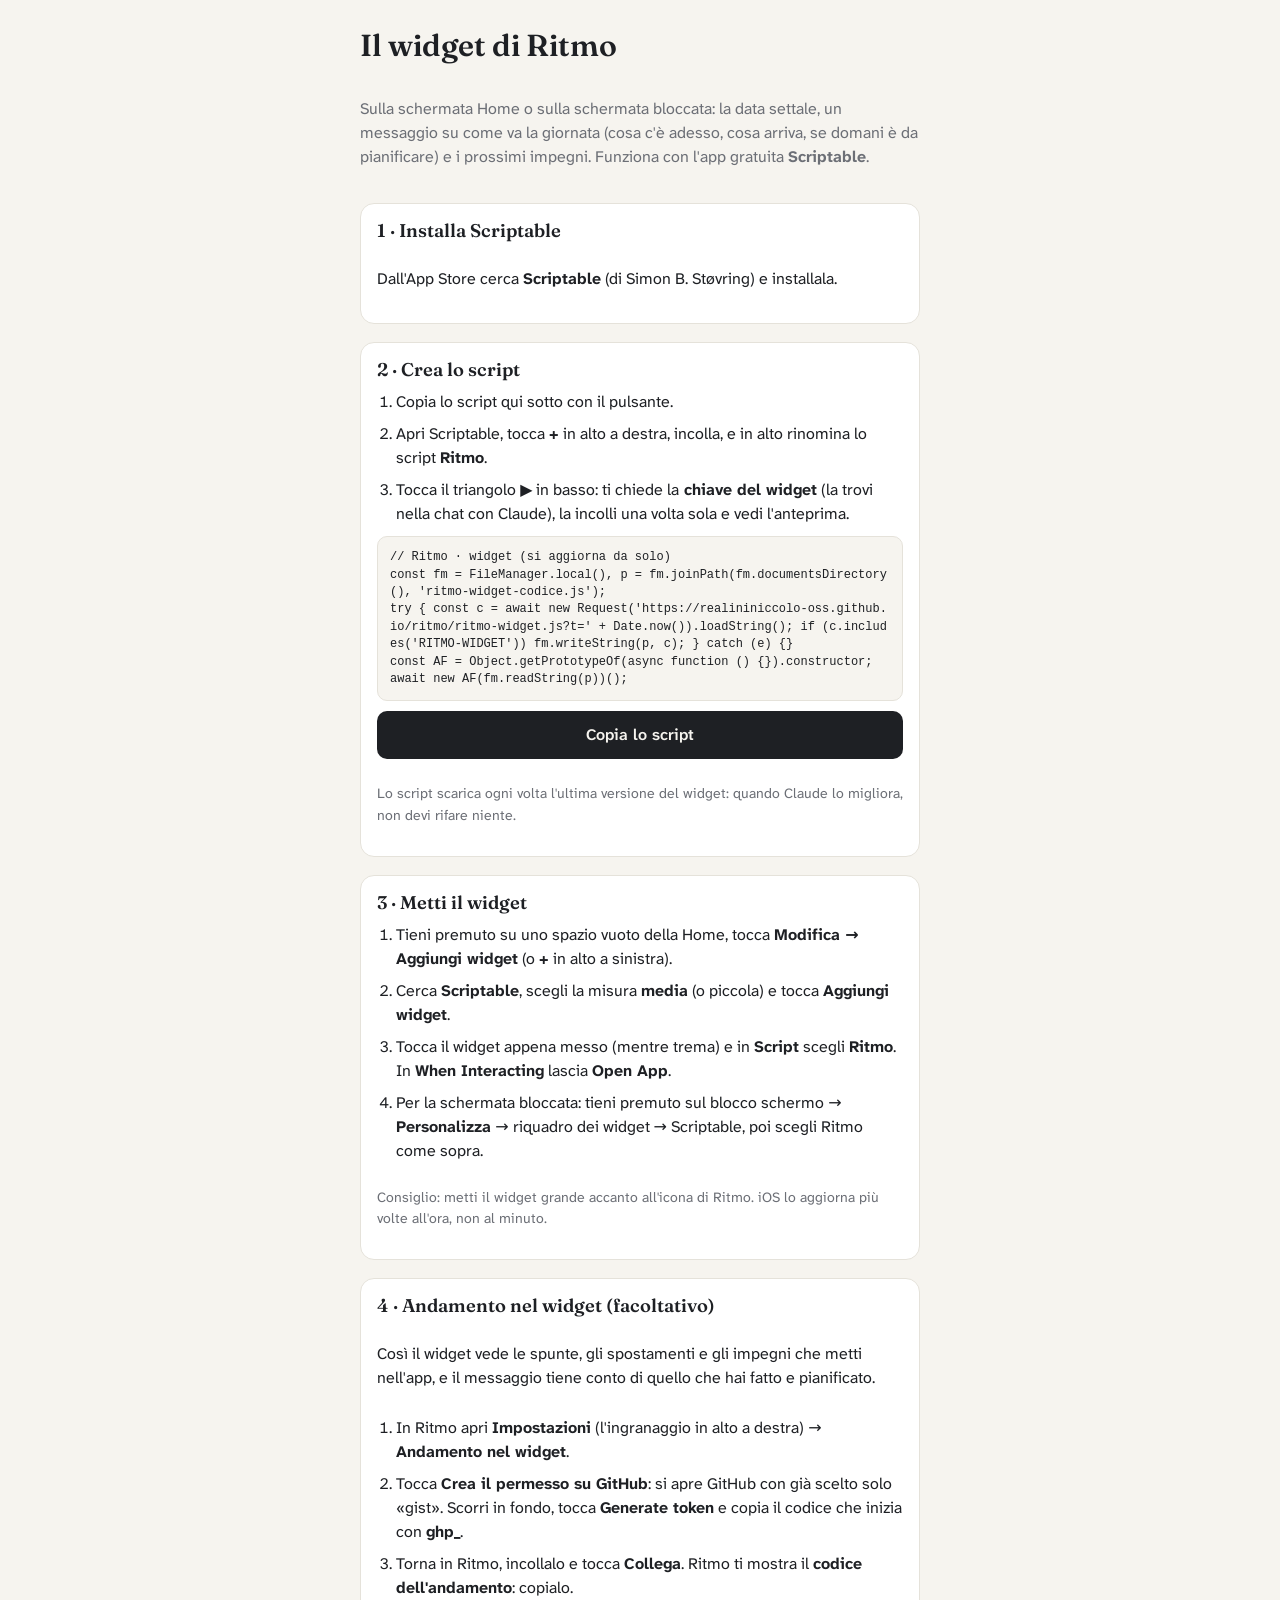
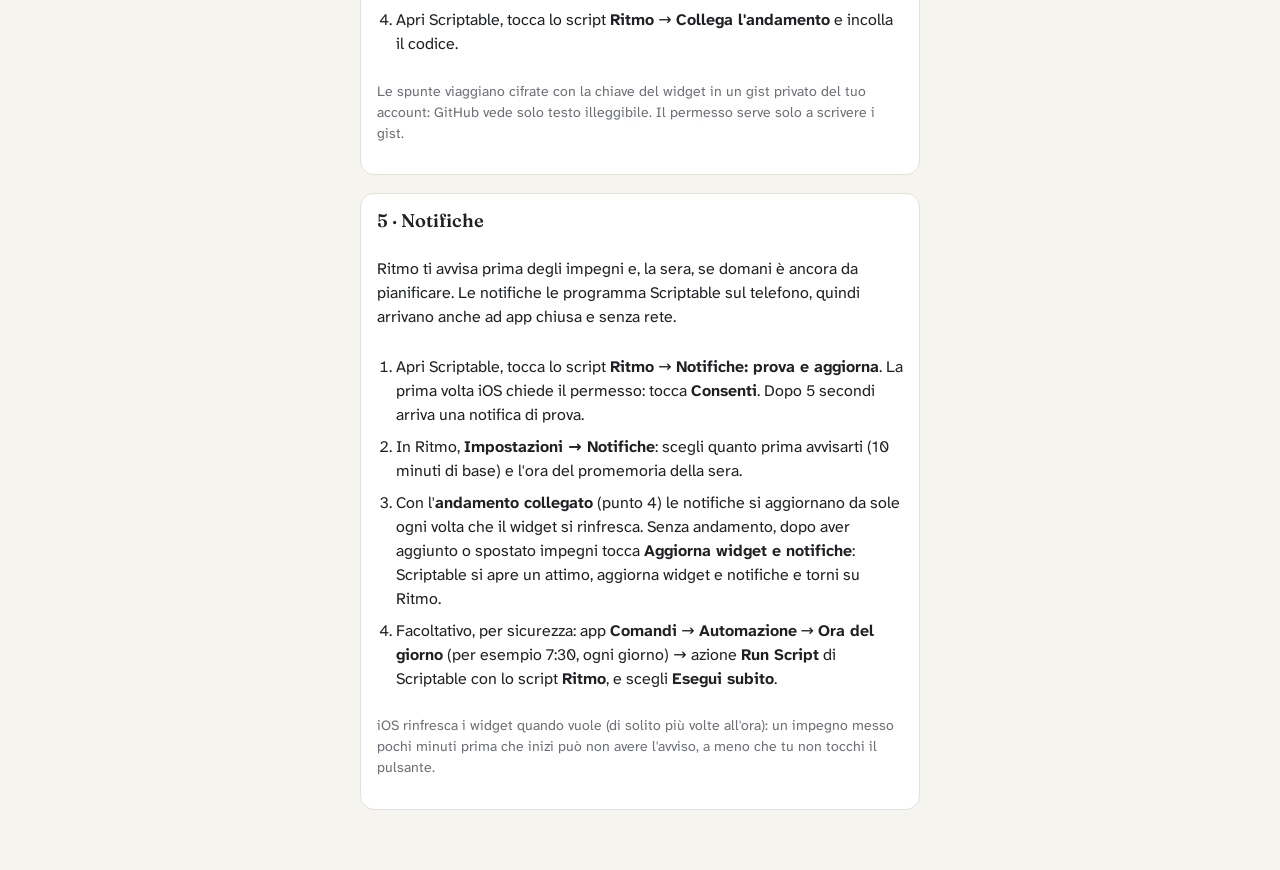
<file: widget.html>
<!DOCTYPE html>
<html lang="it">
<head>
<meta charset="utf-8">
<meta name="viewport" content="width=device-width,initial-scale=1">
<title>Widget di Ritmo</title>
<link rel="stylesheet" href="https://fonts.googleapis.com/css2?family=Fraunces:opsz,wght@9..144,600&family=Atkinson+Hyperlegible+Next:wght@400;600&display=swap">
<style>
:root{--bg:#F6F4EF;--card:#FFFFFF;--ink:#1E2024;--muted:#6C6F76;--line:#E5E2DA;color-scheme:light}
@media (prefers-color-scheme: dark){:root{--bg:#141518;--card:#1C1D21;--ink:#ECEBE7;--muted:#A09F9A;--line:#2C2D32;color-scheme:dark}}
body{margin:0;background:var(--bg);color:var(--ink);font:16px/1.5 "Atkinson Hyperlegible Next",-apple-system,system-ui,sans-serif}
main{max-width:560px;margin:0 auto;padding:28px 20px 60px;display:flex;flex-direction:column;gap:18px}
h1,h2{font-family:Fraunces,Georgia,serif;font-weight:600;margin:0;line-height:1.15}
h1{font-size:1.9rem}h2{font-size:1.15rem}
ol{margin:0;padding-left:1.2em;display:flex;flex-direction:column;gap:8px}
.card{background:var(--card);border:1px solid var(--line);border-radius:14px;padding:16px;display:flex;flex-direction:column;gap:10px}
pre{margin:0;white-space:pre-wrap;word-break:break-all;font:12px/1.45 ui-monospace,Menlo,monospace;background:var(--bg);border:1px solid var(--line);border-radius:10px;padding:12px}
button{font:inherit;font-weight:600;border:0;border-radius:10px;padding:12px 16px;background:var(--ink);color:var(--bg);cursor:pointer}
.muted{color:var(--muted)}.small{font-size:.88rem}
</style>
</head>
<body>
<main>
  <h1>Il widget di Ritmo</h1>
  <p class="muted">Sulla schermata Home o sulla schermata bloccata: la data settale, un messaggio su come va la giornata (cosa c'è adesso, cosa arriva, se domani è da pianificare) e i prossimi impegni. Funziona con l'app gratuita <b>Scriptable</b>.</p>

  <div class="card">
    <h2>1 · Installa Scriptable</h2>
    <p>Dall'App Store cerca <b>Scriptable</b> (di Simon B. Støvring) e installala.</p>
  </div>

  <div class="card">
    <h2>2 · Crea lo script</h2>
    <ol>
      <li>Copia lo script qui sotto con il pulsante.</li>
      <li>Apri Scriptable, tocca <b>+</b> in alto a destra, incolla, e in alto rinomina lo script <b>Ritmo</b>.</li>
      <li>Tocca il triangolo ▶ in basso: ti chiede la <b>chiave del widget</b> (la trovi nella chat con Claude), la incolli una volta sola e vedi l'anteprima.</li>
    </ol>
    <pre id="code">// Ritmo · widget (si aggiorna da solo)
const fm = FileManager.local(), p = fm.joinPath(fm.documentsDirectory(), 'ritmo-widget-codice.js');
try { const c = await new Request('https://realininiccolo-oss.github.io/ritmo/ritmo-widget.js?t=' + Date.now()).loadString(); if (c.includes('RITMO-WIDGET')) fm.writeString(p, c); } catch (e) {}
const AF = Object.getPrototypeOf(async function () {}).constructor;
await new AF(fm.readString(p))();</pre>
    <button type="button" id="copy">Copia lo script</button>
    <p class="small muted" id="msg">Lo script scarica ogni volta l'ultima versione del widget: quando Claude lo migliora, non devi rifare niente.</p>
  </div>

  <div class="card">
    <h2>3 · Metti il widget</h2>
    <ol>
      <li>Tieni premuto su uno spazio vuoto della Home, tocca <b>Modifica → Aggiungi widget</b> (o <b>+</b> in alto a sinistra).</li>
      <li>Cerca <b>Scriptable</b>, scegli la misura <b>media</b> (o piccola) e tocca <b>Aggiungi widget</b>.</li>
      <li>Tocca il widget appena messo (mentre trema) e in <b>Script</b> scegli <b>Ritmo</b>. In <b>When Interacting</b> lascia <b>Open App</b>.</li>
      <li>Per la schermata bloccata: tieni premuto sul blocco schermo → <b>Personalizza</b> → riquadro dei widget → Scriptable, poi scegli Ritmo come sopra.</li>
    </ol>
    <p class="small muted">Consiglio: metti il widget grande accanto all'icona di Ritmo. iOS lo aggiorna più volte all'ora, non al minuto.</p>
  </div>
  <div class="card">
    <h2>4 · Andamento nel widget (facoltativo)</h2>
    <p>Così il widget vede le spunte, gli spostamenti e gli impegni che metti nell'app, e il messaggio tiene conto di quello che hai fatto e pianificato.</p>
    <ol>
      <li>In Ritmo apri <b>Impostazioni</b> (l'ingranaggio in alto a destra) → <b>Andamento nel widget</b>.</li>
      <li>Tocca <b>Crea il permesso su GitHub</b>: si apre GitHub con già scelto solo «gist». Scorri in fondo, tocca <b>Generate token</b> e copia il codice che inizia con <b>ghp_</b>.</li>
      <li>Torna in Ritmo, incollalo e tocca <b>Collega</b>. Ritmo ti mostra il <b>codice dell'andamento</b>: copialo.</li>
      <li>Apri Scriptable, tocca lo script <b>Ritmo</b> → <b>Collega l'andamento</b> e incolla il codice.</li>
    </ol>
    <p class="small muted">Le spunte viaggiano cifrate con la chiave del widget in un gist privato del tuo account: GitHub vede solo testo illeggibile. Il permesso serve solo a scrivere i gist.</p>
  </div>
  <div class="card">
    <h2>5 · Notifiche</h2>
    <p>Ritmo ti avvisa prima degli impegni e, la sera, se domani è ancora da pianificare. Le notifiche le programma Scriptable sul telefono, quindi arrivano anche ad app chiusa e senza rete.</p>
    <ol>
      <li>Apri Scriptable, tocca lo script <b>Ritmo</b> → <b>Notifiche: prova e aggiorna</b>. La prima volta iOS chiede il permesso: tocca <b>Consenti</b>. Dopo 5 secondi arriva una notifica di prova.</li>
      <li>In Ritmo, <b>Impostazioni → Notifiche</b>: scegli quanto prima avvisarti (10 minuti di base) e l'ora del promemoria della sera.</li>
      <li>Con l'<b>andamento collegato</b> (punto 4) le notifiche si aggiornano da sole ogni volta che il widget si rinfresca. Senza andamento, dopo aver aggiunto o spostato impegni tocca <b>Aggiorna widget e notifiche</b>: Scriptable si apre un attimo, aggiorna widget e notifiche e torni su Ritmo.</li>
      <li>Facoltativo, per sicurezza: app <b>Comandi</b> → <b>Automazione</b> → <b>Ora del giorno</b> (per esempio 7:30, ogni giorno) → azione <b>Run Script</b> di Scriptable con lo script <b>Ritmo</b>, e scegli <b>Esegui subito</b>.</li>
    </ol>
    <p class="small muted">iOS rinfresca i widget quando vuole (di solito più volte all'ora): un impegno messo pochi minuti prima che inizi può non avere l'avviso, a meno che tu non tocchi il pulsante.</p>
  </div>
</main>
<script>
document.getElementById('copy').addEventListener('click', async () => {
  const t = document.getElementById('code').textContent, m = document.getElementById('msg');
  try { await navigator.clipboard.writeText(t); m.textContent = 'Copiato. Ora apri Scriptable e incollalo.'; }
  catch (e) { const r = document.createRange(); r.selectNodeContents(document.getElementById('code')); const s = getSelection(); s.removeAllRanges(); s.addRange(r); m.textContent = 'Selezionato: tieni premuto e scegli Copia.'; }
});
</script>
</body>
</html>
</file>
<file: ornrarv.css>
/* ORNRARV · animazioni di paesaggi e illustrazioni delle lettere (dal kit grafico, copiate senza modifiche) */
:root{--ease-out:cubic-bezier(.2,.75,.18,1)}
/* =====================================================================
   LANDSCAPE SCENES — entry on .play, then ambient loops
   ===================================================================== */
.scene :is(.sc-rise, .sc-sunrise, .sc-grow, .sc-pop, .sc-fade, .sc-sway, .sc-drift, .sc-fog, .sc-wave, .sc-twinkle, .sc-glow, .sc-fall, .sc-flap, .sc-gull, .sc-flut, .sc-fly, .sc-bob, .sc-window, .sc-beam, .sc-hang, .sc-rain, .sc-wisp, .sc-ripple, .sc-ffly, .sc-ffx, .sc-cone, .sc-shoot, .sc-hover) { transform-box: fill-box; }
.scene .sc-rise { opacity: 0; transform: translateY(var(--rise, 40px)); }
.scene.play .sc-rise { animation: sc-rise 1.2s var(--ease-out) var(--d, 0s) forwards; }
.scene .sc-sunrise { opacity: 0; transform: translateY(70px); }
.scene.play .sc-sunrise { animation: sc-rise 2s cubic-bezier(.2,.6,.2,1) var(--d, .2s) forwards; }
@keyframes sc-rise { to { opacity: 1; transform: none; } }
.scene .sc-grow { transform: scaleY(0); transform-origin: 50% 100%; }
.scene.play .sc-grow { animation: sc-grow 1s cubic-bezier(.3,1.25,.5,1) var(--d, 0s) forwards; }
@keyframes sc-grow { to { transform: none; } }
.scene .sc-pop { opacity: 0; transform: scale(0); transform-origin: 50% 100%; }
.scene.play .sc-pop { animation: sc-pop .7s cubic-bezier(.3,1.5,.5,1) var(--d, 0s) forwards; }
@keyframes sc-pop { to { opacity: 1; transform: none; } }
.scene .sc-fade { opacity: 0; }
.scene.play .sc-fade { animation: lil-fade 1.4s ease var(--d, 0s) forwards; }

.scene .sc-sway { transform-origin: 50% 100%; }
.scene.play .sc-sway { animation: sc-sway var(--sd, 3.4s) ease-in-out calc(1.8s + var(--sdl, 0s)) infinite alternate; }
@keyframes sc-sway { from { transform: rotate(calc(var(--sa, 3deg) * -1)); } to { transform: rotate(var(--sa, 3deg)); } }
.scene.play .sc-drift { animation: sc-drift var(--dd, 40s) ease-in-out infinite alternate; }
@keyframes sc-drift { to { transform: translateX(var(--dx, 60px)); } }
.scene.play .sc-fog { animation: sc-fog var(--fgd, 16s) ease-in-out infinite alternate; }
@keyframes sc-fog { from { transform: translateX(calc(var(--fgx, 50px) * -1)); } to { transform: translateX(var(--fgx, 50px)); } }
.scene.play .sc-wave { animation: sc-wave var(--wd, 4s) linear infinite; }
@keyframes sc-wave { to { transform: translateX(var(--wl, -60px)); } }
.scene .sc-twinkle { transform-origin: 50% 50%; }
.scene.play .sc-twinkle { animation: twinkle var(--td, 3s) ease-in-out var(--tdl, 0s) infinite; }
.scene .sc-glow { transform-origin: 50% 50%; }
.scene.play .sc-glow { animation: sc-glow 5s ease-in-out 2s infinite alternate; }
@keyframes sc-glow { from { transform: scale(1); opacity: .85; } to { transform: scale(1.1); opacity: 1; } }
.scene .sc-fall { opacity: 0; }
.scene.play .sc-fall { animation: sc-fall var(--fd, 7s) linear var(--fdl, 0s) infinite; }
@keyframes sc-fall {
  0% { transform: translate(0, 0) rotate(0deg); opacity: 0; } 10% { opacity: 1; } 80% { opacity: 1; }
  100% { transform: translate(var(--fx, 40px), var(--fy, 160px)) rotate(var(--fr, 300deg)); opacity: 0; }
}
.scene .sc-flap, .scene .sc-gull { transform-origin: 50% 50%; }
.scene.play .sc-flap { animation: sc-flap .32s ease-in-out infinite alternate; }
@keyframes sc-flap { to { transform: scaleX(.25); } }
.scene.play .sc-gull { animation: sc-gull .9s ease-in-out infinite alternate; }
@keyframes sc-gull { to { transform: scaleY(.35); } }
.scene.play .sc-flut { animation: sc-flut var(--fd, 11s) ease-in-out var(--fdl, 0s) infinite; }
@keyframes sc-flut { 0%, 100% { transform: translate(0, 0); } 25% { transform: translate(46px, -24px); } 50% { transform: translate(84px, 6px); } 75% { transform: translate(30px, 18px); } }
.scene.play .sc-fly { animation: sc-fly var(--fd, 26s) linear var(--fdl, 0s) infinite; }
@keyframes sc-fly { 0% { transform: translate(0, 0); opacity: 0; } 8% { opacity: 1; } 25% { transform: translate(-60px, -10px); } 50% { transform: translate(-120px, 4px); } 75% { transform: translate(-180px, -8px); } 92% { opacity: 1; } 100% { transform: translate(-240px, 0); opacity: 0; } }
/* Ritmo 2.2: uccelli che planano avanti e indietro senza sparire e ricomparire */
.scene.play .sc-hover { animation: sc-hover var(--hd, 14s) ease-in-out var(--hdl, 0s) infinite alternate; }
@keyframes sc-hover { 0% { transform: translate(0, 0); } 35% { transform: translate(calc(var(--hx, -40px) * .45), -7px); } 70% { transform: translate(calc(var(--hx, -40px) * .8), 3px); } 100% { transform: translate(var(--hx, -40px), -3px); } }
.scene.play .sc-hover .sc-gull { animation-duration: 1.7s; }
/* pioggerella: gocce sottili che scendono di sbieco, sempre diverse */
.scene .sc-rain { opacity: 0; }
.scene.play .sc-rain { animation: sc-rain var(--rd, 1.1s) linear var(--rdl, 0s) infinite; }
@keyframes sc-rain { 0% { transform: translate(0, 0); opacity: 0; } 15% { opacity: var(--ro, .55); } 85% { opacity: var(--ro, .55); } 100% { transform: translate(-16px, 84px); opacity: 0; } }
/* banchi di nebbia che scorrono piano */
.scene.play .sc-wisp { animation: sc-wisp var(--wsd, 30s) ease-in-out var(--wsl, 0s) infinite alternate; }
@keyframes sc-wisp { 0% { transform: translateX(0); opacity: var(--wo0, .5); } 50% { opacity: var(--wo1, .85); } 100% { transform: translateX(var(--wsx, 160px)); opacity: var(--wo0, .5); } }
/* cerchi delle gocce nelle pozzanghere */
.scene .sc-ripple { transform-origin: 50% 50%; opacity: 0; }
.scene.play .sc-ripple { animation: sc-ripple var(--rpd, 2.6s) ease-out var(--rpl, 0s) infinite; }
@keyframes sc-ripple { 0% { transform: scale(.2); opacity: 0; } 15% { opacity: .7; } 100% { transform: scale(1.6); opacity: 0; } }
/* lucciole: si accendono e si spengono mentre vagano */
.scene.play .sc-ffx { animation: sc-ffx var(--fxd, 9s) ease-in-out var(--fxl, 0s) infinite alternate; }
@keyframes sc-ffx { 0% { transform: translate(0, 0); } 33% { transform: translate(var(--fx1, 14px), var(--fy1, -10px)); } 66% { transform: translate(var(--fx2, -8px), var(--fy2, -18px)); } 100% { transform: translate(var(--fx3, 10px), 4px); } }
.scene.play .sc-ffly { animation: sc-ffly var(--fbd, 2.8s) ease-in-out var(--fbl, 0s) infinite; }
@keyframes sc-ffly { 0%, 100% { opacity: .12; } 45%, 60% { opacity: 1; } }
/* fascio del faro che spazza il mare */
.scene .sc-cone { transform-origin: 100% 50%; }
.scene.play .sc-cone { animation: sc-cone 7s ease-in-out infinite alternate; }
@keyframes sc-cone { 0% { transform: rotate(-9deg); opacity: .25; } 50% { opacity: .55; } 100% { transform: rotate(7deg); opacity: .3; } }
/* stelle cadenti d'agosto: brevi, rade */
.scene .sc-shoot { opacity: 0; }
.scene.play .sc-shoot { animation: sc-shoot var(--sd2, 11s) ease-in var(--sdl2, 3s) infinite; }
@keyframes sc-shoot { 0%, 88% { transform: translate(0, 0); opacity: 0; } 90% { opacity: 1; } 97% { opacity: .9; } 100% { transform: translate(-120px, 46px); opacity: 0; } }
.scene .sc-bob { transform-origin: 50% 100%; }
.scene.play .sc-bob { animation: sc-bob 4s ease-in-out infinite alternate; }
@keyframes sc-bob { to { transform: translateY(2px) rotate(3deg); } }
.scene.play .sc-window { animation: sc-window 3.6s ease-in-out var(--wdl, 0s) infinite; }
@keyframes sc-window { 0%, 100% { opacity: 1; } 50% { opacity: .55; } }
.scene.play .sc-beam { animation: sc-window 1.6s ease-in-out infinite; }
.scene .sc-hang { transform-origin: 50% 0%; }
.scene.play .sc-hang { animation: sc-hang var(--sd, 3.5s) ease-in-out infinite alternate; }
@keyframes sc-hang { from { transform: rotate(-3deg); } to { transform: rotate(3deg); } }
.scene .sc-orn { transform-box: view-box; transform-origin: 320px 0px; }
.scene.play .sc-orn { animation: sc-orn 7s ease-in-out infinite alternate; }
@keyframes sc-orn { from { transform: rotate(-1.2deg); } to { transform: rotate(1.4deg); } }
.scene .sc-spin { transform-box: view-box; }
.scene.play .sc-spin { animation: sc-spin 60s linear infinite; }
@keyframes sc-spin { to { transform: rotate(360deg); } }
/* ground copy and hidden months: fully drawn, no motion */
.scene.static * { animation: none !important; }
.scene.static .sc-rise, .scene.static .sc-sunrise, .scene.static .sc-grow, .scene.static .sc-pop, .scene.static .sc-fade { opacity: 1; transform: none; }
.scene.static .sc-rain { opacity: .3; } .scene.static .sc-cone { opacity: .4; } .scene.static .sc-ffly { opacity: .8; }
/* while a page is open, freeze everything underneath */
html.has-layer main * { animation-play-state: paused !important; }

/* =====================================================================
   LETTER ILLUSTRATIONS — CSS-driven: entry (draw/pop/fade) then idle loops
   ===================================================================== */
.lil { display: block; width: 100%; height: 100%; transition: opacity .22s ease, transform .22s ease; }
.lil.leave { opacity: 0; transform: scale(.94); }
.lil * { transform-box: view-box; }

.lil .dr { stroke-dasharray: 1 1.1; stroke-dashoffset: 1.02; }
.lil.play .dr { animation: lil-draw var(--t, .9s) cubic-bezier(.65,0,.35,1) var(--d, 0s) forwards; }
.lil .pp { opacity: 0; transform: scale(.55); transform-box: fill-box; transform-origin: center; }
.lil.play .pp { animation: lil-pop .65s cubic-bezier(.34,1.45,.55,1) var(--d, 0s) forwards; }
.lil .fi { opacity: 0; }
.lil.play .fi { animation: lil-fade .7s ease var(--d, 0s) forwards; }
@keyframes lil-draw { to { stroke-dashoffset: 0; } }
@keyframes lil-pop { to { opacity: 1; transform: none; } }
@keyframes lil-fade { to { opacity: 1; } }
@keyframes twinkle { 0%, 100% { opacity: 1; transform: scale(1); } 50% { opacity: .4; transform: scale(.7); } }

/* O — occhio */
.lil.play .o-blink { animation: o-blink 5.6s ease-in-out 2.4s infinite; }
@keyframes o-blink { 0%, 90%, 100% { transform: none; } 93% { transform: scaleY(.06); } 96.5% { transform: none; } }
.lil.play .o-look { animation: o-look 8s ease-in-out 1.8s infinite; }
@keyframes o-look {
  0%, 12%, 100% { transform: none; } 22%, 38% { transform: translate(-10px, -2px); }
  48%, 58% { transform: translate(0, 1px); } 68%, 84% { transform: translate(9px, -1px); }
}
.lil.play .o-pupil { animation: o-pupil 4.5s ease-in-out 1.8s infinite alternate; }
@keyframes o-pupil { from { transform: scale(1); } to { transform: scale(.72); } }
.lil.play .o-halo { animation: o-halo 3.2s ease-in-out 1.8s infinite; }
@keyframes o-halo { 0%, 100% { opacity: .35; } 50% { opacity: 1; } }

/* R1 — rematore (vista dall'alto) */
.r1-oar-u { transform: rotate(-24deg); }
.r1-oar-d { transform: rotate(24deg); }
.lil.play .r1-oar-u { animation: r1-u 2.6s 1.5s infinite; }
.lil.play .r1-oar-d { animation: r1-d 2.6s 1.5s infinite; }
.lil.play .r1-body { animation: r1-b 2.6s 1.5s infinite; }
@keyframes r1-u { 0% { transform: rotate(-24deg); animation-timing-function: cubic-bezier(.45,0,.2,1); } 40% { transform: rotate(24deg); animation-timing-function: cubic-bezier(.4,0,.5,1); } 100% { transform: rotate(-24deg); } }
@keyframes r1-d { 0% { transform: rotate(24deg); animation-timing-function: cubic-bezier(.45,0,.2,1); } 40% { transform: rotate(-24deg); animation-timing-function: cubic-bezier(.4,0,.5,1); } 100% { transform: rotate(24deg); } }
@keyframes r1-b { 0% { transform: none; animation-timing-function: cubic-bezier(.45,0,.2,1); } 40% { transform: translateX(-8px); animation-timing-function: cubic-bezier(.4,0,.5,1); } 100% { transform: none; } }
.r1-pud { opacity: 0; transform-box: fill-box !important; transform-origin: center; }
.lil.play .r1-pud { animation: r1-pud 2.6s ease-out 1.5s infinite; }
@keyframes r1-pud { 0%, 38% { opacity: 0; transform: scale(.3); } 46% { opacity: .8; } 100% { opacity: 0; transform: scale(2); } }
.lil.play .r1-water { animation: r1-water 1.8s linear infinite; }
@keyframes r1-water { to { stroke-dashoffset: -20; } }

/* N — bussola */
.lil .n-spin { opacity: 0; transform: rotate(40deg); }
.lil.play .n-spin { animation: n-spin 2.4s ease-in-out .55s forwards; }
@keyframes n-spin {
  0% { transform: rotate(-380deg); opacity: 0; } 8% { opacity: 1; }
  55% { transform: rotate(56deg); opacity: 1; } 70% { transform: rotate(32deg); } 82% { transform: rotate(44deg); }
  92% { transform: rotate(38.5deg); } 100% { transform: rotate(40deg); opacity: 1; }
}
.lil.play .n-wob { animation: n-wob 7s ease-in-out 3.1s infinite; }
@keyframes n-wob { 0%, 100% { transform: none; } 18% { transform: rotate(5deg); } 34% { transform: rotate(-3deg); } 52% { transform: rotate(2deg); } 70% { transform: rotate(-4deg); } 86% { transform: rotate(1deg); } }
.lil.play .n-mark { animation: o-halo 2.8s ease-in-out 3.4s infinite; }

/* R2 — barca a vela */
.lil.play .r2-w1 { animation: wave20 2.4s linear infinite; }
.lil.play .r2-w2 { animation: wave26 3.6s linear infinite; }
@keyframes wave20 { to { transform: translateX(-20px); } }
@keyframes wave26 { to { transform: translateX(-26px); } }
.lil.play .r2-boat { animation: r2-bob 5.2s ease-in-out 1.3s infinite; }
@keyframes r2-bob { 0%, 100% { transform: rotate(-2deg) translateY(0); } 50% { transform: rotate(2.4deg) translateY(1.6px); } }
.r2-raise { transform: scaleY(0); }
.lil.play .r2-raise { animation: r2-raise .85s cubic-bezier(.3,1.25,.5,1) .7s forwards; }
@keyframes r2-raise { to { transform: none; } }
.lil.play .r2-main { animation: r2-billow 4.4s ease-in-out 1.7s infinite; }
.lil.play .r2-jib { animation: r2-billow 4.4s ease-in-out 2.2s infinite; }
@keyframes r2-billow { 0%, 100% { transform: scaleX(1); } 45% { transform: scaleX(.9); } 70% { transform: scaleX(1.03); } }
.lil.play .r2-flag { animation: r2-flag 1.1s ease-in-out 1.4s infinite alternate; }
@keyframes r2-flag { from { transform: none; } to { transform: scaleX(.78) skewY(-8deg); } }
.lil.play .r2-star { animation: twinkle 3.2s ease-in-out 2s infinite; }

/* A — cervello IA */
.a-p { stroke-dasharray: .14 1.2; stroke-dashoffset: .16; }
.lil.play .a-p { animation: a-p 3s linear infinite; animation-delay: calc(1.9s + var(--pd)); }
@keyframes a-p { 0% { stroke-dashoffset: .16; } 16.66% { stroke-dashoffset: -1.02; } 100% { stroke-dashoffset: -1.02; } }
.a-glow { opacity: 0; transform-box: fill-box !important; transform-origin: center; }
.lil.play .a-glow { animation: a-glow 3s ease-out infinite; animation-delay: calc(1.9s + var(--gd)); }
.lil.play .a-glow.fast { animation-duration: 1s; }
@keyframes a-glow { 0% { opacity: .75; transform: scale(.7); } 28% { opacity: 0; transform: scale(2.3); } 100% { opacity: 0; transform: scale(2.3); } }

/* R3 — sommergibile */
.lil.play .r3-surf { animation: wave20 2.6s linear infinite; }
.lil.play .r3-cur { animation: r3-cur 2.2s linear infinite; }
@keyframes r3-cur { to { stroke-dashoffset: 20; } }
.lil.play .r3-sub { animation: r3-bob 5s ease-in-out 1.4s infinite; }
@keyframes r3-bob { 0%, 100% { transform: none; } 50% { transform: translateY(-2.5px) rotate(-1.2deg); } }
.r3-peri { transform: translateY(14px); }
.lil.play .r3-peri { animation: r3-peri .8s cubic-bezier(.3,1.3,.5,1) 1s forwards; }
@keyframes r3-peri { to { transform: none; } }
.lil.play .r3-look { animation: r3-look 7.5s ease-in-out 2.4s infinite; }
@keyframes r3-look { 0%, 42%, 100% { transform: none; } 48%, 72% { transform: scaleX(-1); } 78% { transform: none; } }
.lil.play .r3-prop { animation: r3-prop .3s linear 1.1s infinite alternate; }
@keyframes r3-prop { from { transform: scaleY(1); } to { transform: scaleY(.15); } }
.r3-bub { opacity: 0; transform-box: fill-box !important; transform-origin: center; }
.lil.play .r3-bub { animation: r3-bub 2.6s ease-out infinite; animation-delay: calc(1.4s + var(--bd)); }
@keyframes r3-bub { 0% { opacity: 0; transform: translate(0, 0) scale(.5); } 15% { opacity: .75; } 100% { opacity: 0; transform: translate(-8px, -30px) scale(1.25); } }
.lil.play .r3-port { animation: r3-port 2.4s ease-in-out infinite; animation-delay: calc(1.6s + var(--ld)); }
@keyframes r3-port { 0%, 100% { fill-opacity: .5; } 30% { fill-opacity: 1; } }
.r3-sonar { opacity: 0; transform-box: fill-box !important; transform-origin: 0% 50%; }
.lil.play .r3-sonar { animation: r3-sonar 3s ease-out infinite; animation-delay: calc(1.9s + var(--sd)); }
@keyframes r3-sonar { 0% { opacity: .85; transform: scale(.4); } 100% { opacity: 0; transform: scale(1.8); } }

/* V — foglio con spunta */
.lil.play .v-sheet { animation: v-float 6s ease-in-out 2.3s infinite; }
@keyframes v-float { 0%, 100% { transform: none; } 50% { transform: translateY(-2px) rotate(-1deg); } }
.lil.play .v-check { animation-timing-function: cubic-bezier(.5,0,.1,1); }
.v-stamp { opacity: 0; transform-box: fill-box !important; transform-origin: center; }
.lil.play .v-stamp { animation: v-stamp .9s ease-out 1.65s forwards; }
@keyframes v-stamp { 0% { opacity: .7; transform: scale(.7); } 100% { opacity: 0; transform: scale(1.35); } }
.v-spark { opacity: 0; transform-box: fill-box !important; transform-origin: center; }
.lil.play .v-spark { animation: v-spark 4s ease-in-out infinite; animation-delay: calc(1.8s + var(--sd)); }
@keyframes v-spark { 0% { opacity: 0; transform: scale(.3); } 8% { opacity: 1; transform: scale(1); } 22% { opacity: 0; transform: scale(.6) rotate(45deg); } 100% { opacity: 0; } }

@media (prefers-reduced-motion: reduce) {
  .lil, .lil * { animation: none !important; transition: none !important; }
  .lil .dr { stroke-dashoffset: 0; }
  .lil .pp, .lil .fi { opacity: 1; transform: none; }
  .r2-raise, .r3-peri { transform: none; }
  .lil .n-spin { opacity: 1; transform: rotate(40deg); }
  .scene * { animation: none !important; }
  .scene .sc-rise, .scene .sc-sunrise, .scene .sc-grow, .scene .sc-pop, .scene .sc-fade { opacity: 1; transform: none; }
  .scene .sc-fall, .scene .sc-fly, .scene .sc-shoot, .scene .sc-ripple { opacity: 0; }
  .scene .sc-rain { opacity: .3; } .scene .sc-cone { opacity: .4; } .scene .sc-ffly { opacity: .8; }
}
/* ---------- Ritmo 2.4: protagonisti, animali e particolari dei disegni ---------- */
.scene :is(.sc-rot, .sc-blink, .sc-look, .sc-row, .sc-glide, .sc-puff, .sc-flagw, .sc-needle, .sc-sock, .sc-tick) { transform-box: fill-box; }
.scene .sc-rot { transform-origin: 50% 50%; }
.scene.play .sc-rot { animation: sc-spin var(--rtd, 8s) linear infinite; }
.scene .sc-blink { transform-origin: 50% 50%; }
.scene.play .sc-blink { animation: sc-blink 5.2s ease-in-out 2.2s infinite; }
@keyframes sc-blink { 0%, 92%, 100% { transform: none; } 95% { transform: scaleY(.1); } }
.scene .sc-look { transform-origin: 20% 100%; }
.scene.play .sc-look { animation: sc-look 7s ease-in-out 1.5s infinite; }
@keyframes sc-look { 0%, 30%, 100% { transform: none; } 40%, 58% { transform: rotate(-16deg); } 68%, 86% { transform: rotate(10deg); } }
.scene .sc-row { transform-origin: 100% 0%; }
.scene.play .sc-row { animation: sc-row var(--rwd, 1.6s) ease-in-out var(--rwl, 0s) infinite alternate; }
@keyframes sc-row { from { transform: rotate(-14deg); } to { transform: rotate(12deg); } }
.scene.play .sc-glide { animation: sc-glide var(--gd, 8s) ease-in-out infinite alternate; }
@keyframes sc-glide { to { transform: translateX(var(--gx, -16px)); } }
.scene .sc-puff { opacity: 0; transform-origin: 50% 50%; }
.scene.play .sc-puff { animation: sc-puff var(--pfd, 4.5s) ease-out var(--pfl, 0s) infinite; }
@keyframes sc-puff { 0% { opacity: 0; transform: translate(0, 0) scale(.5); } 15% { opacity: .9; } 100% { opacity: 0; transform: translate(-34px, -46px) scale(2.1); } }
.scene .sc-flagw { transform-origin: 0% 50%; }
.scene.play .sc-flagw { animation: sc-flagw 1.5s ease-in-out infinite alternate; }
@keyframes sc-flagw { from { transform: skewY(-5deg) scaleX(1); } to { transform: skewY(5deg) scaleX(.88); } }
.scene .sc-needle { transform-origin: 50% 50%; }
.scene.play .sc-needle { animation: sc-needle 5s ease-in-out 1.6s infinite; }
@keyframes sc-needle { 0%, 100% { transform: rotate(0); } 20% { transform: rotate(24deg); } 40% { transform: rotate(-14deg); } 58% { transform: rotate(7deg); } 72% { transform: rotate(-3deg); } 84% { transform: rotate(0); } }
.scene .sc-sock { transform-origin: 100% 50%; }
.scene.play .sc-sock { animation: sc-sock 2.6s ease-in-out infinite alternate; }
@keyframes sc-sock { from { transform: rotate(-4deg) scaleX(1); } to { transform: rotate(7deg) scaleX(.9); } }
.scene .sc-tick { transform-origin: 50% 100%; }
.scene.play .sc-tick { animation: sc-tick 1.1s ease-in-out infinite alternate; }
@keyframes sc-tick { from { transform: rotate(-24deg); } to { transform: rotate(24deg); } }
.scene.static .sc-puff { opacity: .6; }

/* ---------- Ritmo 2.5: entrata unica (le colline non salgono più da sole: niente oggetti che galleggiano o sfasano) ---------- */
.scene .sc-rise { transform: none; }
.scene.play .sc-rise { animation: lil-fade 1.1s ease var(--d, 0s) forwards; }
.scene .sc-enter { transform: translateY(14px); }
.scene.play .sc-enter { animation: sc-enter 1.6s var(--ease-out) forwards; }
@keyframes sc-enter { to { transform: none; } }
.scene.static .sc-enter { transform: none; }

/* ---------- Ritmo 2.6: ombra della meridiana che gira piano; niente più barche che scivolano ---------- */
.scene .sc-shadow { transform-box: fill-box; transform-origin: 0% 50%; }
.scene.play .sc-shadow { animation: sc-shadow 14s ease-in-out infinite alternate; }
@keyframes sc-shadow { from { transform: rotate(-200deg); } to { transform: rotate(20deg); } }
/* 2.8: animazioni dei paesaggi nuovi (niente che si sposta: solo cose che scorrono, cadono o oscillano dove stanno) */
.scene :is(.sc-flow, .sc-fall2, .sc-puff2, .sc-bob2, .sc-flagw2) { transform-box: fill-box; }
.scene .sc-flow { opacity: 0; }
.scene.play .sc-flow { animation: sc-flow var(--fwd, 3s) linear var(--fwl, 0s) infinite; }
@keyframes sc-flow { 0% { opacity: 0; transform: translateY(-6px); } 30% { opacity: 1; } 70% { opacity: 1; } 100% { opacity: 0; transform: translateY(10px); } }
.scene .sc-fall2 { opacity: 0; }
.scene.play .sc-fall2 { animation: sc-fall2 var(--fd, 9s) linear var(--fdl, 0s) infinite; }
@keyframes sc-fall2 { 0% { opacity: 0; transform: translate(0, 0); } 10% { opacity: .9; } 85% { opacity: .9; } 100% { opacity: 0; transform: translate(var(--fx, 0px), 300px); } }
.scene .sc-puff2 { opacity: 0; transform-origin: 50% 50%; }
.scene.play .sc-puff2 { animation: sc-puff2 var(--pfd, 5s) ease-out var(--pfl, 0s) infinite; }
@keyframes sc-puff2 { 0% { opacity: 0; transform: translate(0, 0) scale(.5); } 15% { opacity: .9; } 100% { opacity: 0; transform: translate(40px, -40px) scale(2.1); } }
.scene.play .sc-bob2 { animation: sc-bob2 4.5s ease-in-out infinite alternate; }
@keyframes sc-bob2 { to { transform: translateY(1.2px); } }
.scene .sc-flagw2 { transform-origin: 100% 50%; }
.scene.play .sc-flagw2 { animation: sc-flagw 1.5s ease-in-out infinite alternate; }
.scene.static .sc-flow, .scene.static .sc-fall2 { opacity: .6; } .scene.static .sc-puff2 { opacity: .5; }
/* 2.9: l'acqua del fiume che scorre di traverso, i lampi di calore, il fascio del faro che gira attorno alla lanterna */
.scene :is(.sc-flowx, .sc-flash, .sc-cone2) { transform-box: fill-box; }
.scene .sc-flowx { opacity: 0; }
.scene.play .sc-flowx { animation: sc-flowx var(--fwd, 3s) linear var(--fwl, 0s) infinite; }
@keyframes sc-flowx { 0% { opacity: 0; transform: translateX(-8px); } 30% { opacity: 1; } 70% { opacity: 1; } 100% { opacity: 0; transform: translateX(14px); } }
.scene .sc-flash { opacity: 0; }
.scene.play .sc-flash { animation: sc-flash var(--fld, 9s) linear var(--fll, 0s) infinite; }
@keyframes sc-flash { 0%, 90%, 100% { opacity: 0; } 91% { opacity: .9; } 92% { opacity: .15; } 93.5% { opacity: .7; } 95.5% { opacity: 0; } }
.scene .sc-cone2 { transform-origin: 0% 50%; }
.scene.play .sc-cone2 { animation: sc-cone2 8s ease-in-out infinite alternate; }
@keyframes sc-cone2 { 0% { transform: rotate(7deg); opacity: .18; } 50% { opacity: .42; } 100% { transform: rotate(-6deg); opacity: .22; } }
.scene.static .sc-flowx { opacity: .6; } .scene.static .sc-cone2 { opacity: .3; }
</file>
